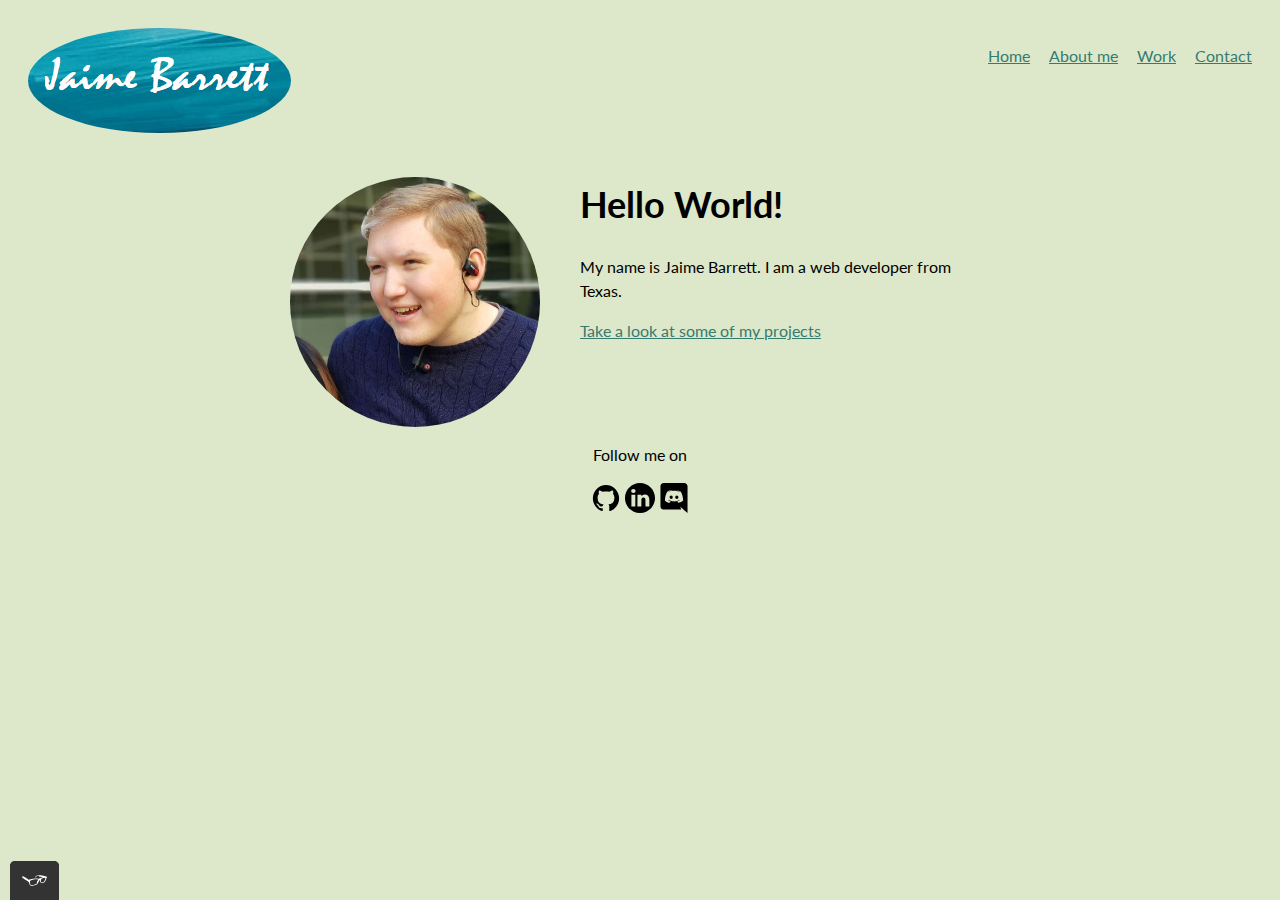
<file: index.html>
<!DOCTYPE html>
<html>

    <head>
        <meta charset="utf-8" />
        <meta name="viewport" content="width=device-width, initial-scale=1">
        <link rel="preconnect" href="https://fonts.googleapis.com">
        <link rel="preconnect" href="https://fonts.gstatic.com" crossorigin>
        <link href="https://fonts.googleapis.com/css2?family=Lato&display=swap" rel="stylesheet">
        <link rel="stylesheet" type="text/css" href="https://bundle.run/normalize.css@8.0.1" />
        <link rel="stylesheet" type="text/css" href="css/styles.production.css" />
        <link rel="icon" type="image/png" href="images/favicon.ico" sizes="32x32" />
        <title>Jaime's Portfolio Website</title>
    </head>

    <body>
        <header class="page-header">
            <img src="img\namelogo.png" alt="Jaime Barrett Logo" class="page-header__item logo"/>
            <nav class="page-header__item">
                <ul role="menubar" class="navigation-list">
                    <li role="presentation">
                        <a href="index.html" role="menuitem" class="navigation-list__item navigation-list__item--active">Home</a>
                    </li>
                    <li role="presentation">
                        <a href="about.html" role="menuitem" class="navigation-list__item">About me</a>
                    </li>
                    <li role="presentation">
                        <a href="work.html" role="menuitem" class="navigation-list__item navigation-list__item--active">Work</a>
                     </li>
                    <li role="presentation">
                        <a href="contact.html" role="menuitem" class="navigation-list__item">Contact</a>
                    </li>
                </ul>
            </nav>
        </header>

        <div class="profile">
            <img src="img\portrait.jpg" class="profile_portrait" alt="Jaime Barrett Portrait" />
            <h1>Hello World!</h1>
            <p>
                My name is Jaime Barrett. I am a <span>web</span> developer from Texas.
            </p>
            <a href="#">Take a look at some of my projects</a>
        </div>

        <footer class="page-footer">
            <p>
                Follow me on
            </p>
            <div class="social-media">
                <a href="https://github.com/JCNoxoia" target="_blank"><img src="img\github_icon.svg" width="30" height="30" alt="GitHub logo" /></a>
                <a href="https://www.linkedin.com/in/jaime-barrett-08b535238/" target="_blank"><img src="img\linkedin_icon.svg" width="30" height="30" alt="LinkedIn logo" /></a>
                <a href="https://discord.com/users/295409896403501056" target="_blank"><img src="img\discord_icon.svg" width="30" height="30" alt="Discord logo" /></a>
            </div>
        </footer>

    <script src="js/tota11y.min.js"></script>
    </body>

</html>
</file>
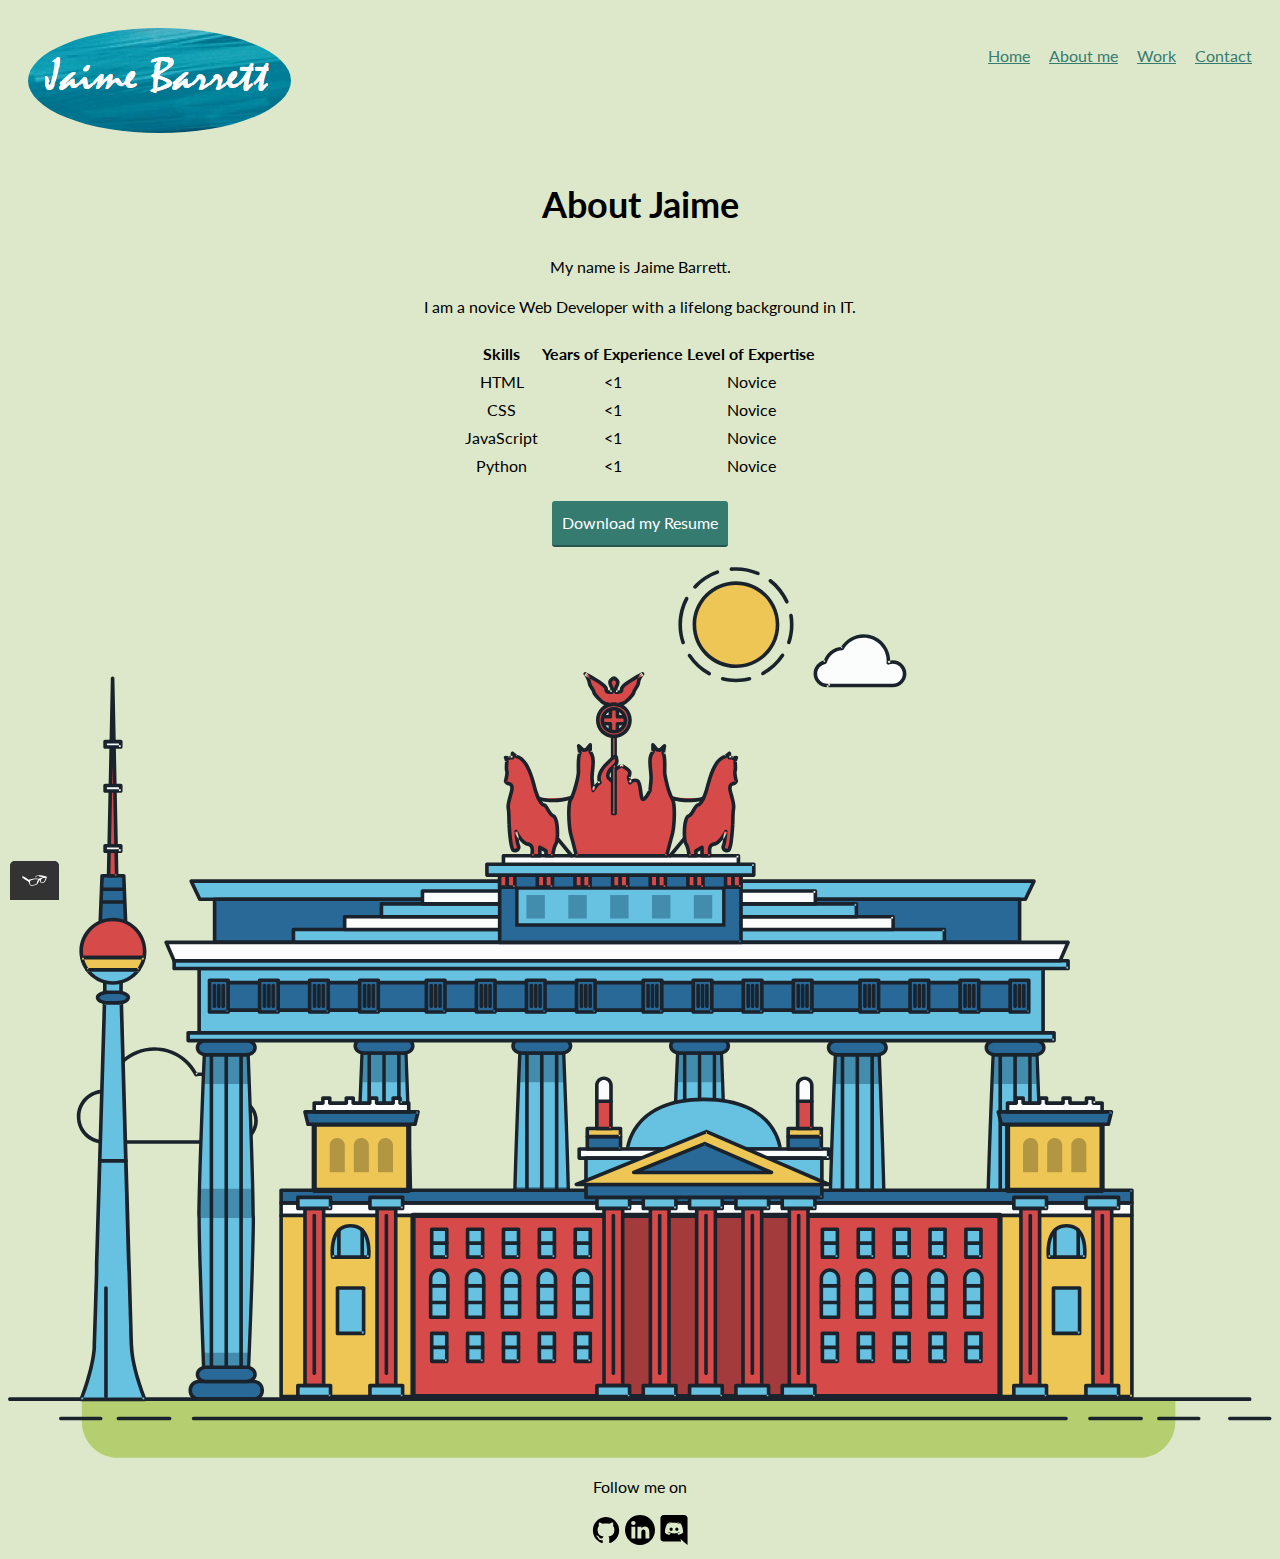
<file: about.html>
<!DOCTYPE html>
<html>

    <head>
        <meta charset="utf-8" />
        <meta name="viewport" content="width=device-width, initial-scale=1">
        <link rel="preconnect" href="https://fonts.googleapis.com">
        <link rel="preconnect" href="https://fonts.gstatic.com" crossorigin>
        <link href="https://fonts.googleapis.com/css2?family=Lato&display=swap" rel="stylesheet">
        <link rel="stylesheet" type="text/css" href="https://bundle.run/normalize.css@8.0.1" />
        <link rel="stylesheet" type="text/css" href="css/styles.production.css" />
        <link rel="icon" type="image/png" href="images/favicon.ico" sizes="32x32" />
        <title>About Jaime</title>
    </head>

    <body>
            <header class="page-header">
                <img src="img\namelogo.png" alt="Jaime Barrett Logo" class="page-header__item logo"/>
                <nav class="page-header__item">
                    <ul role="menubar" class="navigation-list">
                        <li role="presentation">
                            <a href="index.html" role="menuitem" class="navigation-list__item navigation-list__item--active">Home</a>
                        </li>
                        <li role="presentation">
                            <a href="about.html" role="menuitem" class="navigation-list__item">About me</a>
                        </li>
                        <li role="presentation">
                            <a href="work.html" role="menuitem" class="navigation-list__item navigation-list__item--active">Work</a>
                         </li>
                        <li role="presentation">
                            <a href="contact.html" role="menuitem" class="navigation-list__item">Contact</a>
                        </li>
                    </ul>
                </nav>
            </header>

        <div class="about_information">
            <h1>About Jaime</h1>
            <p>My name is Jaime Barrett.</p>
            <p>I am a novice Web Developer with a lifelong background in IT.</p>
            <table class="about_table">
                <thead>
                    <tr>
                        <th>Skills</th>
                        <th>Years of Experience</th>
                        <th>Level of Expertise</th>
                    </tr>
                </thead>
                <tbody>
                    <tr>
                        <td>HTML</td>
                        <td>&lt;1</td>
                        <td>Novice</td>
                    </tr>
                    <tr>
                        <td>CSS</td>
                        <td>&lt;1</td>
                        <td>Novice</td>
                    </tr>
                    <tr>
                        <td>JavaScript</td>
                        <td>&lt;1</td>
                        <td>Novice</td>
                    </tr>
                    <tr>
                        <td>Python</td>
                        <td>&lt;1</td>
                        <td>Novice</td>
                    </tr>
                </tbody>
            </table>
            <a href="files/resume_2023.docx" class="button">Download my Resume</a>
        </div>

        <footer class="page-footer">
            <svg id="about-picture" xmlns="http://www.w3.org/2000/svg" class="berlin-illustration" height="auto" viewBox="0 0 700 505" xmlns:xlink="http://www.w3.org/1999/xlink">
                <defs>
                    <polygon id="a" points=".06 231.917 .06 .929 688.717 .929 688.717 231.917"></polygon>
                </defs>
                <g fill="none" fill-rule="evenodd">
                  <g transform="translate(0 241)" class="cloud-front">
                  <path fill="#1A232C" d="M87.602,29 L87.602,28 C87.326,28.001 87.103,28.024 86.927,28.033 L86.979,29.031 L87.947,28.78 C85.741,20.282 78.041,14.002 68.852,14 C67.858,14 66.904,14.096 65.98,14.231 L66.125,15.22 L67.019,14.772 C62.626,6.015 53.567,0.001 43.102,0 C29.041,0.002 17.524,10.848 16.443,24.632 L17.44,24.71 L17.606,23.724 C16.803,23.589 15.969,23.5 15.102,23.5 C6.817,23.501 0.102,30.215 0.102,38.5 C0.102,46.785 6.817,53.499 15.102,53.5 L87.602,53.5 C94.644,53.499 100.351,47.792 100.352,40.75 C100.351,33.708 94.644,28.001 87.602,28 L87.602,30 C90.573,30 93.254,31.202 95.203,33.149 C97.15,35.097 98.351,37.778 98.352,40.75 C98.351,43.722 97.15,46.403 95.203,48.351 C93.254,50.298 90.573,51.5 87.602,51.5 L15.102,51.5 C11.509,51.5 8.265,50.046 5.909,47.692 C3.555,45.337 2.102,42.093 2.102,38.5 C2.102,34.907 3.555,31.663 5.909,29.308 C8.265,26.954 11.509,25.5 15.102,25.5 C15.831,25.5 16.553,25.575 17.273,25.697 C17.551,25.743 17.832,25.672 18.055,25.499 C18.277,25.325 18.414,25.07 18.436,24.789 C19.436,12.04 30.094,1.998 43.102,2 C52.786,1.999 61.163,7.564 65.231,15.669 C65.425,16.055 65.842,16.272 66.27,16.21 C67.132,16.084 67.988,16 68.852,16 C77.108,15.998 84.027,21.647 86.011,29.283 C86.13,29.741 86.557,30.054 87.031,30.03 C87.27,30.017 87.457,29.999 87.602,30 L87.602,29" transform="translate(38 36)"></path>
                    </g>
                    <path fill="#B5CE6F" d="M646.484,484.382 C646.484,489.501 644.531,494.62 640.627,498.525 C636.722,502.43 631.603,504.382 626.484,504.382 L60.873,504.382 C55.754,504.382 50.636,502.43 46.731,498.525 C42.826,494.62 40.873,489.501 40.873,484.382 L40.873,471.917 L646.484,471.917 L646.484,484.382"></path>
                    <polyline fill="#67C2E2" points="334.824 185.029 101.449 185.029 106.209 195.08 563.438 195.08 568.2 185.029 334.824 185.029"></polyline>
                    <path fill="#1A232C" d="M334.824,185.029 L334.824,184.029 L101.449,184.029 C101.104,184.029 100.788,184.203 100.604,184.494 C100.42,184.785 100.398,185.146 100.545,185.457 L105.306,195.508 C105.471,195.856 105.824,196.079 106.209,196.079 L563.438,196.079 C563.824,196.079 564.177,195.856 564.342,195.508 L569.104,185.457 C569.251,185.146 569.229,184.785 569.045,184.494 C568.861,184.203 568.544,184.029 568.2,184.029 L334.824,184.029 L334.824,186.029 L566.62,186.029 L562.806,194.08 L106.842,194.08 L103.029,186.029 L334.824,186.029 L334.824,185.029"></path>
                    <polygon fill="#296997" points="114.416 218.974 560.222 218.974 560.222 195.08 114.416 195.08"></polygon>
                    <path fill="#1A232C" d="M560.222,218.974 L560.222,217.974 L115.416,217.974 L115.416,196.079 L559.222,196.079 L559.222,218.974 L560.222,218.974 L560.222,217.974 L560.222,218.974 L561.222,218.974 L561.222,195.08 C561.222,194.816 561.115,194.559 560.929,194.372 C560.742,194.186 560.485,194.08 560.222,194.08 L114.416,194.08 C114.152,194.08 113.895,194.186 113.708,194.372 C113.522,194.559 113.416,194.816 113.416,195.08 L113.416,218.974 C113.416,219.237 113.522,219.495 113.708,219.681 C113.895,219.867 114.152,219.974 114.416,219.974 L560.222,219.974 C560.485,219.974 560.742,219.867 560.929,219.681 C561.115,219.495 561.222,219.237 561.222,218.974 L560.222,218.974"></path>
                    <polygon fill="#67C2E2" points="105.85 269.08 573.225 269.08 573.225 233.398 105.85 233.398"></polygon>
                    <path fill="#1A232C" d="M573.225,233.398 L573.225,232.398 L105.85,232.398 C105.587,232.398 105.329,232.505 105.143,232.691 C104.957,232.877 104.85,233.134 104.85,233.398 L104.85,269.08 C104.85,269.344 104.957,269.601 105.143,269.788 C105.329,269.974 105.587,270.08 105.85,270.08 L573.225,270.08 C573.488,270.08 573.745,269.974 573.932,269.788 C574.118,269.601 574.225,269.344 574.225,269.08 L574.225,233.398 C574.225,233.134 574.118,232.877 573.932,232.691 C573.745,232.505 573.488,232.398 573.225,232.398 L573.225,233.398 L572.225,233.398 L572.225,268.08 L106.85,268.08 L106.85,234.398 L573.225,234.398 L573.225,233.398 L572.225,233.398 L573.225,233.398"></path>
                    <polygon fill="#296997" points="116.751 256.508 562.557 256.508 562.557 241.243 116.751 241.243"></polygon>
                    <path fill="#1A232C" d="M562.557,256.508 L562.557,255.508 L117.75,255.508 L117.75,242.243 L561.557,242.243 L561.557,256.508 L562.557,256.508 L562.557,255.508 L562.557,256.508 L563.557,256.508 L563.557,241.243 C563.557,240.979 563.45,240.722 563.264,240.535 C563.078,240.349 562.82,240.243 562.557,240.243 L116.75,240.243 C116.487,240.243 116.23,240.349 116.043,240.535 C115.857,240.722 115.751,240.979 115.751,241.243 L115.751,256.508 C115.751,256.771 115.857,257.029 116.043,257.215 C116.23,257.401 116.487,257.508 116.751,257.508 L562.557,257.508 C562.82,257.508 563.077,257.401 563.264,257.215 C563.45,257.029 563.557,256.771 563.557,256.508 L562.557,256.508"></path>
                    <polygon fill="#67C2E2" points="158.07 218.974 518.563 218.974 518.563 211.858 158.07 211.858"></polygon>
                    <path fill="#1A232C" d="M518.563,211.858 L518.563,210.858 L158.07,210.858 C157.807,210.858 157.549,210.964 157.363,211.151 C157.177,211.337 157.07,211.594 157.07,211.858 L157.07,218.974 C157.07,219.237 157.177,219.495 157.363,219.681 C157.549,219.867 157.807,219.974 158.07,219.974 L518.563,219.974 C518.826,219.974 519.083,219.867 519.27,219.681 C519.456,219.495 519.562,219.237 519.562,218.974 L519.562,211.858 C519.562,211.594 519.456,211.337 519.27,211.151 C519.083,210.964 518.826,210.858 518.563,210.858 L518.563,211.858 L517.563,211.858 L517.563,217.974 L159.07,217.974 L159.07,212.858 L518.563,212.858 L518.563,211.858 L517.563,211.858 L518.563,211.858"></path>
                    <polygon fill="#FBFDFC" points="186.438 211.858 490.194 211.858 490.194 204.741 186.438 204.741"></polygon>
                    <path fill="#1A232C" d="M490.194,204.741 L490.194,203.741 L186.438,203.741 C186.175,203.741 185.917,203.848 185.731,204.034 C185.545,204.221 185.438,204.478 185.438,204.741 L185.438,211.858 C185.438,212.121 185.545,212.379 185.731,212.565 C185.917,212.751 186.175,212.858 186.438,212.858 L490.194,212.858 C490.458,212.858 490.715,212.751 490.902,212.565 C491.088,212.379 491.194,212.121 491.194,211.858 L491.194,204.741 C491.194,204.478 491.088,204.221 490.902,204.034 C490.715,203.848 490.458,203.741 490.194,203.741 L490.194,204.741 L489.194,204.741 L489.194,210.858 L187.438,210.858 L187.438,205.741 L490.194,205.741 L490.194,204.741 L489.194,204.741 L490.194,204.741"></path>
                    <polygon fill="#67C2E2" points="206.805 204.741 469.828 204.741 469.828 197.624 206.805 197.624"></polygon>
                    <path fill="#1A232C" d="M469.828,197.624 L469.828,196.624 L206.805,196.624 C206.541,196.624 206.284,196.731 206.098,196.917 C205.911,197.103 205.805,197.361 205.805,197.624 L205.805,204.741 C205.805,205.005 205.911,205.262 206.098,205.449 C206.284,205.635 206.541,205.741 206.805,205.741 L469.828,205.741 C470.091,205.741 470.349,205.635 470.535,205.449 C470.722,205.262 470.828,205.005 470.828,204.741 L470.828,197.624 C470.828,197.361 470.722,197.103 470.535,196.917 C470.349,196.731 470.091,196.624 469.828,196.624 L469.828,197.624 L468.828,197.624 L468.828,203.741 L207.805,203.741 L207.805,198.624 L469.828,198.624 L469.828,197.624 L468.828,197.624 L469.828,197.624"></path>
                    <polygon fill="#FBFDFC" points="229.521 197.624 447.111 197.624 447.111 190.509 229.521 190.509"></polygon>
                    <path fill="#1A232C" d="M447.111,190.509 L447.111,189.509 L229.521,189.509 C229.258,189.509 229,189.616 228.814,189.802 C228.628,189.988 228.521,190.246 228.521,190.509 L228.521,197.624 C228.521,197.888 228.628,198.145 228.814,198.332 C229,198.518 229.258,198.624 229.521,198.624 L447.111,198.624 C447.375,198.624 447.632,198.518 447.818,198.332 C448.005,198.145 448.111,197.888 448.111,197.624 L448.111,190.509 C448.111,190.246 448.005,189.988 447.818,189.802 C447.632,189.616 447.375,189.509 447.111,189.509 L447.111,190.509 L446.111,190.509 L446.111,196.624 L230.521,196.624 L230.521,191.509 L447.111,191.509 L447.111,190.509 L446.111,190.509 L447.111,190.509"></path>
                    <path fill="#67C2E2" d="M135.607,355.447 C135.163,337.766 134.264,313.326 133.648,297.387 C133.274,287.721 133.004,281.18 133.004,281.18 L108.722,281.18 C108.722,281.18 108.452,287.721 108.079,297.387 C107.462,313.326 106.563,337.766 106.119,355.447 C105.953,362.059 105.85,367.732 105.85,371.653 L105.85,371.654 C105.85,386.117 107.243,424.332 108.089,446.189 C108.457,455.706 108.722,462.126 108.722,462.126 L133.004,462.126 C133.004,462.126 133.269,455.706 133.637,446.189 C134.482,424.332 135.876,386.117 135.876,371.654 L135.876,371.653 C135.876,367.732 135.773,362.059 135.607,355.447"></path>
                    <path fill="#428DAE" d="M133.648 297.387L108.079 297.387C108.452 287.721 108.722 281.18 108.722 281.18L133.004 281.18C133.004 281.18 133.274 287.721 133.648 297.387M135.876 371.654L105.85 371.654 105.85 371.653C105.85 367.732 105.953 362.059 106.119 355.447L135.607 355.447C135.773 362.059 135.876 367.732 135.876 371.653L135.876 371.654M133.004 462.126L108.722 462.126C108.722 462.126 108.457 455.706 108.089 446.189L133.637 446.189C133.269 455.706 133.004 462.126 133.004 462.126"></path>
                    <path fill="#1A232C" d="M109.612,461.199 L132.114,461.199 C132.447,453.007 134.949,390.886 134.949,371.653 C134.949,352.42 132.447,290.299 132.114,282.108 L109.612,282.108 C109.279,290.299 106.778,352.42 106.778,371.653 C106.778,390.886 109.279,453.007 109.612,461.199 Z M133.895,463.054 L107.832,463.054 L107.794,462.164 C107.766,461.466 104.922,392.193 104.922,371.653 C104.922,351.114 107.766,281.839 107.794,281.142 L107.832,280.252 L133.895,280.252 L133.931,281.142 C133.96,281.839 136.804,351.114 136.804,371.653 C136.804,392.193 133.96,461.466 133.931,462.164 L133.895,463.054 L133.895,463.054 Z"></path>
                    <path fill="#1A232C" d="M111.638 281.18L111.638 462.126C111.638 462.679 112.086 463.126 112.638 463.126 113.19 463.126 113.638 462.679 113.638 462.126L113.638 281.18C113.638 280.628 113.19 280.18 112.638 280.18 112.086 280.18 111.638 280.628 111.638 281.18M119.863 281.18L119.863 462.126C119.863 462.679 120.311 463.126 120.863 463.126 121.416 463.126 121.863 462.679 121.863 462.126L121.863 281.18C121.863 280.628 121.416 280.18 120.863 280.18 120.311 280.18 119.863 280.628 119.863 281.18M128.088 281.18L128.088 462.126C128.088 462.679 128.536 463.126 129.088 463.126 129.64 463.126 130.088 462.679 130.088 462.126L130.088 281.18C130.088 280.628 129.64 280.18 129.088 280.18 128.536 280.18 128.088 280.628 128.088 281.18"></path>
                    <path fill="#296997" d="M136.79,277.265 C136.79,279.418 134.675,281.18 132.09,281.18 L109.636,281.18 C107.051,281.18 104.936,279.418 104.936,277.265 C104.936,275.111 107.051,273.349 109.636,273.349 L132.09,273.349 C134.675,273.349 136.79,275.111 136.79,277.265"></path>
                    <path fill="#1A232C" d="M136.79,277.265 L135.79,277.265 C135.789,278.005 135.433,278.704 134.769,279.262 C134.109,279.814 133.155,280.181 132.09,280.18 L109.636,280.18 C108.571,280.181 107.617,279.814 106.956,279.262 C106.293,278.704 105.936,278.005 105.936,277.265 C105.936,276.524 106.293,275.825 106.957,275.267 C107.617,274.715 108.571,274.348 109.636,274.349 L132.09,274.349 C133.155,274.348 134.109,274.716 134.769,275.267 C135.433,275.825 135.789,276.524 135.79,277.265 L137.79,277.265 C137.791,275.851 137.09,274.593 136.049,273.731 C135.006,272.863 133.61,272.35 132.09,272.349 L109.636,272.349 C108.116,272.35 106.72,272.863 105.676,273.731 C104.636,274.593 103.935,275.851 103.936,277.265 C103.935,278.678 104.636,279.937 105.677,280.798 C106.72,281.666 108.116,282.179 109.636,282.18 L132.09,282.18 C133.61,282.179 135.006,281.666 136.049,280.798 C137.09,279.937 137.791,278.678 137.79,277.265 L136.79,277.265"></path>
                    <path fill="#296997" d="M140.775,467.217 C140.775,469.803 138.661,471.917 136.076,471.917 L105.65,471.917 C103.065,471.917 100.951,469.803 100.951,467.217 L100.951,466.825 C100.951,464.241 103.065,462.126 105.65,462.126 L136.076,462.126 C138.661,462.126 140.775,464.241 140.775,466.825 L140.775,467.217"></path>
                    <path fill="#1A232C" d="M140.775,467.217 L139.775,467.217 C139.775,468.235 139.361,469.155 138.688,469.83 C138.013,470.503 137.093,470.917 136.076,470.917 L105.65,470.917 C104.633,470.917 103.713,470.504 103.038,469.83 C102.365,469.155 101.951,468.235 101.951,467.217 L101.951,466.825 C101.951,465.808 102.365,464.889 103.038,464.214 C103.713,463.54 104.633,463.127 105.65,463.126 L136.076,463.126 C137.093,463.127 138.013,463.54 138.688,464.214 C139.362,464.889 139.775,465.808 139.775,466.825 L139.775,467.217 L141.775,467.217 L141.775,466.825 C141.772,463.684 139.217,461.13 136.076,461.126 L105.65,461.126 C102.509,461.13 99.955,463.684 99.951,466.825 L99.951,467.217 C99.954,470.36 102.509,472.914 105.65,472.917 L136.076,472.917 C139.217,472.914 141.772,470.36 141.775,467.217 L140.775,467.217"></path>
                    <path fill="#296997" d="M136.79,458.208 C136.79,460.363 134.675,462.126 132.09,462.126 L109.636,462.126 C107.051,462.126 104.936,460.363 104.936,458.208 C104.936,456.057 107.051,454.292 109.636,454.292 L132.09,454.292 C134.675,454.292 136.79,456.057 136.79,458.208"></path>
                    <path fill="#1A232C" d="M136.79,458.208 L135.79,458.208 C135.789,458.949 135.432,459.649 134.769,460.207 C134.108,460.76 133.154,461.128 132.09,461.126 L109.636,461.126 C108.572,461.128 107.617,460.76 106.957,460.207 C106.293,459.649 105.936,458.949 105.936,458.208 C105.936,457.47 106.293,456.77 106.957,456.212 C107.617,455.659 108.572,455.291 109.636,455.292 L132.09,455.292 C133.154,455.291 134.108,455.659 134.769,456.212 C135.433,456.77 135.789,457.47 135.79,458.208 L137.79,458.208 C137.791,456.796 137.09,455.538 136.05,454.675 C135.006,453.808 133.61,453.294 132.09,453.292 L109.636,453.292 C108.115,453.294 106.719,453.808 105.676,454.675 C104.636,455.538 103.935,456.796 103.936,458.208 C103.935,459.622 104.636,460.881 105.676,461.743 C106.72,462.611 108.116,463.125 109.636,463.126 L132.09,463.126 C133.61,463.125 135.006,462.611 136.05,461.743 C137.09,460.881 137.791,459.622 137.79,458.208 L136.79,458.208"></path>
                    <path fill="#67C2E2" d="M572.471,355.447 C572.025,337.766 571.126,313.326 570.51,297.387 C570.137,287.721 569.867,281.18 569.867,281.18 L545.585,281.18 C545.585,281.18 545.315,287.721 544.942,297.387 C544.326,313.326 543.427,337.766 542.981,355.447 C542.815,362.059 542.713,367.732 542.713,371.653 L542.713,371.654 C542.713,386.117 544.107,424.332 544.952,446.189 C545.32,455.706 545.585,462.126 545.585,462.126 L569.867,462.126 C569.867,462.126 570.132,455.706 570.499,446.189 C571.346,424.332 572.739,386.117 572.739,371.654 L572.739,371.653 C572.739,367.732 572.637,362.059 572.471,355.447"></path>
                    <path fill="#428DAE" d="M569.582 297.387L566.951 297.387 566.951 282.108 568.977 282.108C569.063 284.206 569.29 289.841 569.582 297.387M564.951 297.387L545.871 297.387C546.162 289.841 546.39 284.206 546.476 282.108L564.951 282.108 564.951 297.387M571.8 369.187L566.951 369.187 566.951 356.265 571.562 356.265C571.685 361.272 571.771 365.701 571.8 369.187M564.951 369.187L543.653 369.187C543.684 365.512 543.777 360.79 543.912 355.447L553.551 355.447 553.551 356.265 564.951 356.265 564.951 369.187"></path>
                    <path fill="#1A232C" d="M546.476,461.199 L568.977,461.199 C569.31,453.007 571.812,390.886 571.812,371.653 C571.812,352.42 569.31,290.299 568.977,282.108 L546.476,282.108 C546.142,290.299 543.642,352.42 543.642,371.653 C543.642,390.886 546.142,453.007 546.476,461.199 M570.758,463.054 L544.694,463.054 L544.658,462.164 C544.629,461.466 541.785,392.193 541.785,371.653 C541.785,351.114 544.629,281.839 544.658,281.142 L544.694,280.252 L570.758,280.252 L570.795,281.142 C570.823,281.839 573.667,351.114 573.667,371.653 C573.667,392.193 570.823,461.466 570.795,462.164 L570.758,463.054"></path>
                    <path fill="#1A232C" d="M548.501 281.18L548.501 462.126C548.501 462.679 548.949 463.126 549.501 463.126 550.053 463.126 550.501 462.679 550.501 462.126L550.501 281.18C550.501 280.628 550.053 280.18 549.501 280.18 548.949 280.18 548.501 280.628 548.501 281.18M556.727 281.18L556.727 462.126C556.727 462.679 557.174 463.126 557.727 463.126 558.279 463.126 558.727 462.679 558.727 462.126L558.727 281.18C558.727 280.628 558.279 280.18 557.727 280.18 557.174 280.18 556.727 280.628 556.727 281.18M564.951 281.18L564.951 462.126C564.951 462.679 565.399 463.126 565.951 463.126 566.503 463.126 566.951 462.679 566.951 462.126L566.951 281.18C566.951 280.628 566.503 280.18 565.951 280.18 565.399 280.18 564.951 280.628 564.951 281.18"></path>
                    <path fill="#296997" d="M573.653,277.265 C573.653,279.418 571.537,281.18 568.953,281.18 L546.499,281.18 C543.915,281.18 541.799,279.418 541.799,277.265 C541.799,275.111 543.915,273.349 546.499,273.349 L568.953,273.349 C571.537,273.349 573.653,275.111 573.653,277.265"></path>
                    <path fill="#1A232C" d="M573.653,277.265 L572.653,277.265 C572.653,278.005 572.296,278.704 571.632,279.262 C570.972,279.814 570.017,280.181 568.953,280.18 L546.499,280.18 C545.435,280.181 544.48,279.814 543.82,279.262 C543.156,278.704 542.8,278.005 542.799,277.265 C542.8,276.525 543.156,275.825 543.82,275.267 C544.481,274.715 545.435,274.348 546.499,274.349 L568.953,274.349 C570.017,274.348 570.972,274.715 571.632,275.267 C572.296,275.825 572.653,276.525 572.653,277.265 L574.653,277.265 C574.654,275.851 573.953,274.593 572.912,273.731 C571.869,272.863 570.473,272.35 568.953,272.349 L546.499,272.349 C544.979,272.35 543.583,272.863 542.54,273.731 C541.499,274.593 540.798,275.851 540.799,277.265 C540.798,278.679 541.499,279.937 542.54,280.798 C543.583,281.666 544.979,282.179 546.499,282.18 L568.953,282.18 C570.473,282.179 571.869,281.666 572.912,280.798 C573.953,279.937 574.654,278.679 574.653,277.265 L573.653,277.265"></path>
                    <path fill="#296997" d="M577.639,467.217 C577.639,469.803 575.524,471.917 572.938,471.917 L542.514,471.917 C539.929,471.917 537.813,469.803 537.813,467.217 L537.813,466.825 C537.813,464.241 539.929,462.126 542.514,462.126 L572.938,462.126 C575.524,462.126 577.639,464.241 577.639,466.825 L577.639,467.217"></path>
                    <path fill="#1A232C" d="M577.639,467.217 L576.639,467.217 C576.638,468.235 576.225,469.155 575.551,469.83 C574.876,470.503 573.956,470.917 572.938,470.917 L542.514,470.917 C541.497,470.917 540.576,470.503 539.901,469.83 C539.227,469.155 538.814,468.234 538.813,467.217 L538.813,466.825 C538.814,465.808 539.227,464.889 539.901,464.214 C540.576,463.54 541.497,463.127 542.514,463.126 L572.938,463.126 C573.956,463.127 574.876,463.54 575.551,464.214 C576.225,464.888 576.638,465.808 576.639,466.825 L576.639,467.217 L578.639,467.217 L578.639,466.825 C578.635,463.684 576.081,461.13 572.938,461.126 L542.514,461.126 C539.372,461.13 536.817,463.684 536.813,466.825 L536.813,467.217 C536.817,470.36 539.372,472.914 542.514,472.917 L572.938,472.917 C576.081,472.914 578.635,470.359 578.639,467.217 L577.639,467.217"></path>
                    <path fill="#296997" d="M573.653,458.208 C573.653,460.363 571.537,462.126 568.953,462.126 L546.499,462.126 C543.915,462.126 541.799,460.363 541.799,458.208 C541.799,456.057 543.915,454.292 546.499,454.292 L568.953,454.292 C571.537,454.292 573.653,456.057 573.653,458.208"></path>
                    <path fill="#1A232C" d="M573.653,458.208 L572.653,458.208 C572.653,458.949 572.296,459.649 571.632,460.207 C570.971,460.76 570.017,461.128 568.953,461.126 L546.499,461.126 C545.435,461.128 544.481,460.76 543.82,460.207 C543.157,459.649 542.799,458.949 542.799,458.208 C542.799,457.47 543.156,456.77 543.82,456.212 C544.481,455.659 545.435,455.291 546.499,455.292 L568.953,455.292 C570.017,455.291 570.971,455.659 571.632,456.212 C572.296,456.77 572.653,457.47 572.653,458.208 L574.653,458.208 C574.654,456.796 573.953,455.538 572.912,454.675 C571.869,453.808 570.473,453.294 568.953,453.292 L546.499,453.292 C544.979,453.294 543.583,453.808 542.54,454.675 C541.499,455.538 540.798,456.796 540.799,458.208 C540.798,459.622 541.499,460.881 542.54,461.743 C543.583,462.611 544.979,463.125 546.499,463.126 L568.953,463.126 C570.473,463.125 571.869,462.611 572.912,461.743 C573.953,460.881 574.654,459.622 574.653,458.208 L573.653,458.208"></path>
                    <path fill="#67C2E2" d="M485.098,355.447 C484.654,337.766 483.753,313.326 483.137,297.387 C482.764,287.721 482.494,281.18 482.494,281.18 L458.213,281.18 C458.213,281.18 457.942,287.721 457.569,297.387 C456.953,313.326 456.055,337.766 455.608,355.447 C455.443,362.059 455.34,367.732 455.34,371.653 L455.34,371.654 C455.34,386.117 456.733,424.332 457.58,446.189 C457.948,455.706 458.213,462.126 458.213,462.126 L482.494,462.126 C482.494,462.126 482.759,455.706 483.126,446.189 C483.973,424.332 485.366,386.117 485.366,371.654 L485.366,371.653 C485.366,367.732 485.265,362.059 485.098,355.447"></path>
                    <path fill="#428DAE" d="M483.137 297.387L457.569 297.387C457.942 287.721 458.213 281.18 458.213 281.18L482.494 281.18C482.494 281.18 482.764 287.721 483.137 297.387M485.355 369.187L455.351 369.187C455.382 365.502 455.475 360.78 455.608 355.447L485.098 355.447C485.232 360.78 485.325 365.502 485.355 369.187"></path>
                    <path fill="#1A232C" d="M459.103,461.199 L481.605,461.199 C481.938,453.007 484.439,390.886 484.439,371.653 C484.439,352.42 481.938,290.299 481.605,282.108 L459.103,282.108 C458.769,290.299 456.268,352.42 456.268,371.653 C456.268,390.886 458.769,453.007 459.103,461.199 Z M483.386,463.054 L457.321,463.054 L457.285,462.164 C457.256,461.466 454.412,392.193 454.412,371.653 C454.412,351.114 457.256,281.839 457.285,281.142 L457.321,280.252 L483.386,280.252 L483.422,281.142 C483.45,281.839 486.294,351.114 486.294,371.653 C486.294,392.193 483.45,461.466 483.422,462.164 L483.386,463.054 L483.386,463.054 Z"></path>
                    <path fill="#1A232C" d="M461.128 281.18L461.128 462.126C461.128 462.679 461.576 463.126 462.128 463.126 462.68 463.126 463.128 462.679 463.128 462.126L463.128 281.18C463.128 280.628 462.68 280.18 462.128 280.18 461.576 280.18 461.128 280.628 461.128 281.18M469.354 281.18L469.354 462.126C469.354 462.679 469.801 463.126 470.354 463.126 470.906 463.126 471.354 462.679 471.354 462.126L471.354 281.18C471.354 280.628 470.906 280.18 470.354 280.18 469.801 280.18 469.354 280.628 469.354 281.18M477.578 281.18L477.578 462.126C477.578 462.679 478.026 463.126 478.578 463.126 479.13 463.126 479.578 462.679 479.578 462.126L479.578 281.18C479.578 280.628 479.13 280.18 478.578 280.18 478.026 280.18 477.578 280.628 477.578 281.18"></path>
                    <path fill="#296997" d="M486.281,277.265 C486.281,279.418 484.164,281.18 481.58,281.18 L459.126,281.18 C456.542,281.18 454.426,279.418 454.426,277.265 C454.426,275.111 456.542,273.349 459.126,273.349 L481.58,273.349 C484.164,273.349 486.281,275.111 486.281,277.265"></path>
                    <path fill="#1A232C" d="M486.281,277.265 L485.281,277.265 C485.281,278.005 484.924,278.704 484.26,279.262 C483.599,279.814 482.644,280.181 481.58,280.18 L459.126,280.18 C458.062,280.181 457.107,279.814 456.447,279.262 C455.783,278.704 455.427,278.005 455.426,277.265 C455.427,276.525 455.783,275.825 456.447,275.267 C457.108,274.715 458.062,274.348 459.126,274.349 L481.58,274.349 C482.644,274.348 483.599,274.716 484.26,275.268 C484.924,275.825 485.281,276.525 485.281,277.265 L487.281,277.265 C487.282,275.851 486.58,274.593 485.54,273.731 C484.496,272.863 483.1,272.35 481.58,272.349 L459.126,272.349 C457.606,272.35 456.21,272.863 455.167,273.731 C454.126,274.593 453.425,275.851 453.426,277.265 C453.425,278.679 454.126,279.937 455.167,280.798 C456.21,281.666 457.606,282.179 459.126,282.18 L481.58,282.18 C483.1,282.179 484.496,281.666 485.54,280.799 C486.58,279.937 487.282,278.679 487.281,277.265 L486.281,277.265"></path>
                    <path fill="#296997" d="M490.266,467.217 C490.266,469.803 488.151,471.917 485.565,471.917 L455.141,471.917 C452.556,471.917 450.44,469.803 450.44,467.217 L450.44,466.825 C450.44,464.241 452.556,462.126 455.141,462.126 L485.565,462.126 C488.151,462.126 490.266,464.241 490.266,466.825 L490.266,467.217"></path>
                    <path fill="#1A232C" d="M490.266,467.217 L489.266,467.217 C489.265,468.235 488.852,469.155 488.178,469.83 C487.503,470.503 486.583,470.917 485.565,470.917 L455.141,470.917 C454.124,470.917 453.203,470.503 452.528,469.83 C451.854,469.155 451.441,468.234 451.44,467.217 L451.44,466.825 C451.441,465.808 451.854,464.889 452.528,464.214 C453.203,463.54 454.124,463.127 455.141,463.126 L485.565,463.126 C486.583,463.127 487.503,463.54 488.178,464.214 C488.852,464.888 489.265,465.808 489.266,466.825 L489.266,467.217 L491.266,467.217 L491.266,466.825 C491.262,463.684 488.708,461.13 485.565,461.126 L455.141,461.126 C451.999,461.13 449.444,463.684 449.44,466.825 L449.44,467.217 C449.444,470.36 451.999,472.914 455.141,472.917 L485.565,472.917 C488.708,472.914 491.262,470.359 491.266,467.217 L490.266,467.217"></path>
                    <path fill="#296997" d="M486.281,458.208 C486.281,460.363 484.164,462.126 481.58,462.126 L459.126,462.126 C456.542,462.126 454.426,460.363 454.426,458.208 C454.426,456.057 456.542,454.292 459.126,454.292 L481.58,454.292 C484.164,454.292 486.281,456.057 486.281,458.208"></path>
                    <path fill="#1A232C" d="M486.281,458.208 L485.281,458.208 C485.281,458.949 484.923,459.649 484.26,460.207 C483.599,460.76 482.644,461.128 481.58,461.126 L459.126,461.126 C458.062,461.128 457.108,460.76 456.447,460.207 C455.784,459.649 455.427,458.949 455.426,458.208 C455.426,457.47 455.783,456.77 456.447,456.212 C457.108,455.659 458.062,455.291 459.126,455.292 L481.58,455.292 C482.644,455.291 483.598,455.659 484.26,456.212 C484.924,456.77 485.281,457.47 485.281,458.208 L487.281,458.208 C487.282,456.795 486.58,455.538 485.54,454.675 C484.496,453.808 483.1,453.294 481.58,453.292 L459.126,453.292 C457.606,453.294 456.21,453.808 455.167,454.675 C454.126,455.538 453.425,456.796 453.426,458.208 C453.425,459.622 454.126,460.881 455.167,461.743 C456.21,462.611 457.606,463.125 459.126,463.126 L481.58,463.126 C483.1,463.125 484.496,462.611 485.54,461.743 C486.581,460.881 487.282,459.622 487.281,458.208 L486.281,458.208"></path>
                    <path fill="#67C2E2" d="M397.726,354.466 C397.28,336.787 396.381,312.346 395.765,296.407 C395.392,286.742 395.122,280.2 395.122,280.2 L370.84,280.2 C370.84,280.2 370.57,286.742 370.197,296.407 C369.581,312.346 368.682,336.787 368.236,354.466 C368.07,361.078 367.968,366.751 367.968,370.672 L367.968,370.673 C367.968,385.136 369.361,423.352 370.207,445.208 C370.575,454.726 370.84,461.146 370.84,461.146 L395.122,461.146 C395.122,461.146 395.386,454.726 395.754,445.208 C396.601,423.352 397.994,385.136 397.994,370.673 L397.994,370.672 C397.994,366.751 397.892,361.078 397.726,354.466"></path>
                    <path fill="#428DAE" d="M394.837 296.407L392.206 296.407 392.206 281.127 394.233 281.127C394.318 283.225 394.545 288.861 394.837 296.407L394.837 296.407zM383.981 296.407L390.206 296.407 390.206 281.127 383.981 281.127 383.981 296.407zM375.756 296.407L381.98 296.407 381.98 281.127 375.756 281.127 375.756 296.407zM373.756 296.407L371.126 296.407C371.417 288.861 371.645 283.225 371.73 281.127L373.756 281.127 373.756 296.407 373.756 296.407zM397.062 369.187L392.206 369.187 392.206 354.466 396.796 354.466C396.943 360.298 397.041 365.389 397.062 369.187L397.062 369.187zM383.981 369.187L390.206 369.187 390.206 354.466 383.981 354.466 383.981 369.187zM375.756 369.187L381.98 369.187 381.98 354.466 375.756 354.466 375.756 369.187zM373.756 369.187L368.9 369.187C368.921 365.389 369.019 360.298 369.166 354.466L373.756 354.466 373.756 369.187 373.756 369.187z"></path>
                    <path fill="#1A232C" d="M371.73,460.218 L394.233,460.218 C394.565,452.027 397.066,389.906 397.066,370.672 C397.066,351.44 394.565,289.319 394.233,281.127 L371.73,281.127 C371.397,289.319 368.895,351.44 368.895,370.672 C368.895,389.906 371.397,452.027 371.73,460.218 M396.013,462.074 L369.949,462.074 L369.912,461.184 C369.884,460.486 367.04,391.212 367.04,370.672 C367.04,350.133 369.884,280.859 369.912,280.162 L369.949,279.272 L396.013,279.272 L396.05,280.162 C396.078,280.859 398.922,350.133 398.922,370.672 C398.922,391.212 396.078,460.486 396.05,461.184 L396.013,462.074"></path>
                    <path fill="#1A232C" d="M373.756 280.2L373.756 461.146C373.756 461.698 374.203 462.146 374.756 462.146 375.308 462.146 375.756 461.698 375.756 461.146L375.756 280.2C375.756 279.647 375.308 279.2 374.756 279.2 374.203 279.2 373.756 279.647 373.756 280.2M381.98 280.2L381.98 461.146C381.98 461.698 382.428 462.146 382.98 462.146 383.533 462.146 383.981 461.698 383.981 461.146L383.981 280.2C383.981 279.647 383.533 279.2 382.98 279.2 382.428 279.2 381.98 279.647 381.98 280.2M390.206 280.2L390.206 461.146C390.206 461.698 390.654 462.146 391.206 462.146 391.758 462.146 392.206 461.698 392.206 461.146L392.206 280.2C392.206 279.647 391.758 279.2 391.206 279.2 390.654 279.2 390.206 279.647 390.206 280.2"></path>
                    <path fill="#296997" d="M398.908,276.285 C398.908,278.439 396.792,280.2 394.208,280.2 L371.754,280.2 C369.17,280.2 367.053,278.439 367.053,276.285 C367.053,274.13 369.17,272.369 371.754,272.369 L394.208,272.369 C396.792,272.369 398.908,274.13 398.908,276.285"></path>
                    <path fill="#1A232C" d="M398.908,276.285 L397.908,276.285 C397.907,277.025 397.551,277.724 396.887,278.281 C396.227,278.833 395.272,279.201 394.208,279.2 L371.754,279.2 C370.69,279.201 369.735,278.833 369.074,278.281 C368.41,277.724 368.053,277.025 368.053,276.285 C368.053,275.544 368.41,274.845 369.074,274.287 C369.735,273.735 370.69,273.367 371.754,273.369 L394.208,273.369 C395.272,273.367 396.227,273.735 396.887,274.287 C397.551,274.844 397.907,275.544 397.908,276.285 L399.908,276.285 C399.909,274.871 399.208,273.612 398.167,272.75 C397.124,271.883 395.728,271.37 394.208,271.369 L371.754,271.369 C370.234,271.37 368.838,271.883 367.794,272.75 C366.754,273.612 366.052,274.871 366.053,276.285 C366.052,277.699 366.754,278.957 367.795,279.818 C368.838,280.686 370.234,281.198 371.754,281.2 L394.208,281.2 C395.728,281.198 397.123,280.686 398.167,279.818 C399.208,278.957 399.909,277.698 399.908,276.285 L398.908,276.285"></path>
                    <path fill="#296997" d="M402.894,466.237 C402.894,468.823 400.779,470.937 398.193,470.937 L367.768,470.937 C365.183,470.937 363.068,468.823 363.068,466.237 L363.068,465.844 C363.068,463.26 365.183,461.146 367.768,461.146 L398.193,461.146 C400.779,461.146 402.894,463.26 402.894,465.844 L402.894,466.237"></path>
                    <path fill="#1A232C" d="M402.894,466.237 L401.894,466.237 C401.893,467.254 401.48,468.174 400.806,468.849 C400.131,469.523 399.211,469.937 398.193,469.937 L367.768,469.937 C366.751,469.937 365.831,469.523 365.156,468.849 C364.482,468.174 364.069,467.254 364.068,466.237 L364.068,465.844 C364.069,464.828 364.482,463.908 365.156,463.233 C365.831,462.56 366.751,462.146 367.768,462.146 L398.193,462.146 C399.211,462.146 400.131,462.56 400.806,463.233 C401.48,463.908 401.893,464.828 401.894,465.844 L401.894,466.237 L403.894,466.237 L403.894,465.844 C403.89,462.703 401.336,460.15 398.193,460.146 L367.768,460.146 C364.626,460.15 362.072,462.703 362.068,465.844 L362.068,466.237 C362.072,469.379 364.626,471.933 367.768,471.937 L398.193,471.937 C401.336,471.933 403.89,469.379 403.894,466.237 L402.894,466.237"></path>
                    <path fill="#296997" d="M398.908,457.228 C398.908,459.382 396.792,461.146 394.208,461.146 L371.754,461.146 C369.17,461.146 367.053,459.382 367.053,457.228 C367.053,455.077 369.17,453.312 371.754,453.312 L394.208,453.312 C396.792,453.312 398.908,455.077 398.908,457.228"></path>
                    <path fill="#1A232C" d="M398.908,457.228 L397.908,457.228 C397.908,457.968 397.55,458.669 396.887,459.226 C396.226,459.779 395.272,460.147 394.208,460.146 L371.754,460.146 C370.69,460.147 369.736,459.779 369.074,459.226 C368.411,458.668 368.053,457.968 368.053,457.228 C368.053,456.489 368.41,455.789 369.074,455.231 C369.736,454.679 370.69,454.311 371.754,454.312 L394.208,454.312 C395.272,454.311 396.226,454.679 396.887,455.231 C397.551,455.789 397.908,456.489 397.908,457.228 L399.908,457.228 C399.909,455.815 399.208,454.557 398.167,453.695 C397.124,452.827 395.728,452.313 394.208,452.312 L371.754,452.312 C370.234,452.313 368.838,452.827 367.794,453.695 C366.754,454.557 366.052,455.815 366.053,457.228 C366.052,458.642 366.753,459.901 367.794,460.763 C368.838,461.631 370.234,462.145 371.754,462.146 L394.208,462.146 C395.728,462.145 397.124,461.631 398.167,460.763 C399.208,459.9 399.909,458.642 399.908,457.228 L398.908,457.228"></path>
                    <path fill="#67C2E2" d="M310.353,354.466 C309.908,336.787 309.009,312.346 308.393,296.407 C308.019,286.742 307.75,280.2 307.75,280.2 L283.467,280.2 C283.467,280.2 283.198,286.742 282.824,296.407 C282.208,312.346 281.309,336.787 280.864,354.466 C280.698,361.078 280.596,366.751 280.596,370.672 L280.596,370.673 C280.596,385.136 281.989,423.352 282.834,445.208 C283.202,454.726 283.467,461.146 283.467,461.146 L307.75,461.146 C307.75,461.146 308.014,454.726 308.382,445.208 C309.228,423.352 310.622,385.136 310.622,370.673 L310.622,370.672 C310.622,366.751 310.518,361.078 310.353,354.466"></path>
                    <path fill="#428DAE" d="M308.393 296.407L282.824 296.407C283.198 286.742 283.467 280.2 283.467 280.2L307.75 280.2C307.75 280.2 308.019 286.742 308.393 296.407M310.617 369.187L280.6 369.187C280.621 365.377 280.718 360.285 280.864 354.466L310.353 354.466C310.498 360.285 310.596 365.377 310.617 369.187"></path>
                    <path fill="#1A232C" d="M284.357,460.218 L306.86,460.218 C307.193,452.027 309.694,389.906 309.694,370.672 C309.694,351.44 307.193,289.319 306.86,281.127 L284.357,281.127 C284.024,289.319 281.523,351.44 281.523,370.672 C281.523,389.906 284.024,452.027 284.357,460.218 Z M308.639,462.074 L282.576,462.074 L282.54,461.184 C282.511,460.486 279.668,391.212 279.668,370.672 C279.668,350.133 282.511,280.859 282.54,280.162 L282.576,279.272 L308.639,279.272 L308.677,280.162 C308.706,280.859 311.549,350.133 311.549,370.672 C311.549,391.212 308.706,460.486 308.677,461.184 L308.639,462.074 L308.639,462.074 Z"></path>
                    <path fill="#1A232C" d="M286.383 280.2L286.383 461.146C286.383 461.698 286.831 462.146 287.383 462.146 287.936 462.146 288.383 461.698 288.383 461.146L288.383 280.2C288.383 279.647 287.936 279.2 287.383 279.2 286.831 279.2 286.383 279.647 286.383 280.2M294.608 280.2L294.608 461.146C294.608 461.698 295.056 462.146 295.608 462.146 296.161 462.146 296.608 461.698 296.608 461.146L296.608 280.2C296.608 279.647 296.161 279.2 295.608 279.2 295.056 279.2 294.608 279.647 294.608 280.2M302.834 280.2L302.834 461.146C302.834 461.698 303.281 462.146 303.834 462.146 304.386 462.146 304.834 461.698 304.834 461.146L304.834 280.2C304.834 279.647 304.386 279.2 303.834 279.2 303.281 279.2 302.834 279.647 302.834 280.2"></path>
                    <path fill="#296997" d="M311.535,276.285 C311.535,278.439 309.42,280.2 306.836,280.2 L284.381,280.2 C281.797,280.2 279.681,278.439 279.681,276.285 C279.681,274.13 281.797,272.369 284.381,272.369 L306.836,272.369 C309.42,272.369 311.535,274.13 311.535,276.285"></path>
                    <path fill="#1A232C" d="M311.535,276.285 L310.535,276.285 C310.534,277.025 310.177,277.724 309.514,278.282 C308.854,278.833 307.901,279.201 306.836,279.2 L284.381,279.2 C283.316,279.201 282.362,278.833 281.702,278.281 C281.038,277.724 280.681,277.025 280.681,276.285 C280.681,275.544 281.038,274.844 281.702,274.287 C282.362,273.735 283.317,273.367 284.381,273.369 L306.836,273.369 C307.9,273.367 308.854,273.735 309.514,274.287 C310.177,274.844 310.534,275.544 310.535,276.285 L312.535,276.285 C312.535,274.871 311.835,273.613 310.795,272.75 C309.751,271.883 308.356,271.37 306.836,271.369 L284.381,271.369 C282.861,271.37 281.465,271.883 280.422,272.75 C279.381,273.612 278.68,274.871 278.681,276.285 C278.68,277.698 279.381,278.957 280.422,279.818 C281.465,280.686 282.861,281.198 284.381,281.2 L306.836,281.2 C308.356,281.198 309.751,280.685 310.794,279.818 C311.835,278.956 312.535,277.698 312.535,276.285 L311.535,276.285"></path>
                    <path fill="#296997" d="M315.522,466.237 C315.522,468.823 313.407,470.937 310.821,470.937 L280.396,470.937 C277.811,470.937 275.696,468.823 275.696,466.237 L275.696,465.844 C275.696,463.26 277.811,461.146 280.396,461.146 L310.821,461.146 C313.407,461.146 315.522,463.26 315.522,465.844 L315.522,466.237"></path>
                    <path fill="#1A232C" d="M315.522,466.237 L314.522,466.237 C314.521,467.254 314.108,468.174 313.434,468.849 C312.759,469.523 311.838,469.937 310.821,469.937 L280.396,469.937 C279.379,469.937 278.458,469.523 277.783,468.849 C277.11,468.174 276.696,467.254 276.696,466.237 L276.696,465.844 C276.696,464.828 277.11,463.908 277.783,463.233 C278.458,462.56 279.379,462.146 280.396,462.146 L310.821,462.146 C311.838,462.146 312.759,462.56 313.434,463.233 C314.108,463.908 314.521,464.828 314.522,465.844 L314.522,466.237 L316.521,466.237 L316.521,465.844 C316.518,462.703 313.963,460.15 310.821,460.146 L280.396,460.146 C277.254,460.15 274.7,462.703 274.696,465.844 L274.696,466.237 C274.699,469.379 277.254,471.933 280.396,471.937 L310.821,471.937 C313.963,471.933 316.518,469.379 316.521,466.237 L315.522,466.237"></path>
                    <path fill="#296997" d="M311.535,457.228 C311.535,459.382 309.42,461.146 306.836,461.146 L284.381,461.146 C281.797,461.146 279.681,459.382 279.681,457.228 C279.681,455.077 281.797,453.312 284.381,453.312 L306.836,453.312 C309.42,453.312 311.535,455.077 311.535,457.228"></path>
                    <path fill="#1A232C" d="M311.535,457.228 L310.535,457.228 C310.534,457.969 310.177,458.669 309.514,459.227 C308.854,459.779 307.9,460.147 306.836,460.146 L284.381,460.146 C283.317,460.147 282.363,459.779 281.702,459.227 C281.038,458.669 280.681,457.968 280.681,457.228 C280.681,456.489 281.038,455.789 281.702,455.231 C282.363,454.679 283.317,454.311 284.381,454.312 L306.836,454.312 C307.9,454.311 308.854,454.679 309.514,455.231 C310.177,455.789 310.534,456.489 310.535,457.228 L312.535,457.228 C312.535,455.815 311.835,454.558 310.795,453.695 C309.752,452.827 308.356,452.313 306.836,452.312 L284.381,452.312 C282.861,452.313 281.465,452.827 280.422,453.695 C279.381,454.557 278.68,455.815 278.681,457.228 C278.68,458.642 279.381,459.9 280.422,460.763 C281.465,461.631 282.861,462.145 284.381,462.146 L306.836,462.146 C308.356,462.145 309.752,461.631 310.795,460.763 C311.835,459.9 312.535,458.641 312.535,457.228 L311.535,457.228"></path>
                    <path fill="#67C2E2" d="M222.981,354.466 C222.535,336.787 221.636,312.346 221.02,296.407 C220.647,286.742 220.377,280.2 220.377,280.2 L196.094,280.2 C196.094,280.2 195.825,286.742 195.452,296.407 C194.835,312.346 193.936,336.787 193.491,354.466 C193.325,361.078 193.223,366.751 193.223,370.672 L193.223,370.673 C193.223,385.136 194.616,423.352 195.462,445.208 C195.83,454.726 196.094,461.146 196.094,461.146 L220.377,461.146 C220.377,461.146 220.642,454.726 221.009,445.208 C221.855,423.352 223.249,385.136 223.249,370.673 L223.249,370.672 C223.249,366.751 223.146,361.078 222.981,354.466"></path>
                    <path fill="#428DAE" d="M220.091 296.407L209.236 296.407 209.236 281.127 219.487 281.127C219.573 283.225 219.8 288.861 220.091 296.407L220.091 296.407zM201.011 296.407L207.236 296.407 207.236 281.127 201.011 281.127 201.011 296.407zM199.011 296.407L196.381 296.407C196.672 288.861 196.899 283.225 196.985 281.127L199.011 281.127 199.011 296.407 199.011 296.407zM222.317 369.187L209.236 369.187 209.236 356.265 221.923 356.265 221.923 354.466 222.051 354.466C222.198 360.298 222.296 365.389 222.317 369.187L222.317 369.187zM201.011 369.187L207.236 369.187 207.236 356.265 201.011 356.265 201.011 369.187zM199.011 369.187L194.155 369.187C194.174 365.784 194.255 361.345 194.377 356.265L199.011 356.265 199.011 369.187 199.011 369.187z"></path>
                    <path fill="#1A232C" d="M196.985,460.218 L219.487,460.218 C219.82,452.027 222.321,389.906 222.321,370.672 C222.321,351.44 219.82,289.319 219.487,281.127 L196.985,281.127 C196.651,289.319 194.151,351.44 194.151,370.672 C194.151,389.906 196.651,452.027 196.985,460.218 M221.267,462.074 L195.204,462.074 L195.167,461.184 C195.138,460.486 192.295,391.212 192.295,370.672 C192.295,350.133 195.138,280.859 195.167,280.162 L195.204,279.272 L221.267,279.272 L221.305,280.162 C221.334,280.859 224.177,350.133 224.177,370.672 C224.177,391.212 221.334,460.486 221.305,461.184 L221.267,462.074"></path>
                    <path fill="#1A232C" d="M199.011 280.2L199.011 461.146C199.011 461.698 199.458 462.146 200.011 462.146 200.563 462.146 201.011 461.698 201.011 461.146L201.011 280.2C201.011 279.647 200.563 279.2 200.011 279.2 199.458 279.2 199.011 279.647 199.011 280.2M207.236 280.2L207.236 461.146C207.236 461.698 207.684 462.146 208.236 462.146 208.788 462.146 209.236 461.698 209.236 461.146L209.236 280.2C209.236 279.647 208.788 279.2 208.236 279.2 207.684 279.2 207.236 279.647 207.236 280.2M215.461 280.2L215.461 461.146C215.461 461.698 215.909 462.146 216.461 462.146 217.013 462.146 217.461 461.698 217.461 461.146L217.461 280.2C217.461 279.647 217.013 279.2 216.461 279.2 215.909 279.2 215.461 279.647 215.461 280.2"></path>
                    <path fill="#296997" d="M224.162,276.285 C224.162,278.439 222.047,280.2 219.463,280.2 L197.008,280.2 C194.424,280.2 192.308,278.439 192.308,276.285 C192.308,274.13 194.424,272.369 197.008,272.369 L219.463,272.369 C222.047,272.369 224.162,274.13 224.162,276.285"></path>
                    <path fill="#1A232C" d="M224.162,276.285 L223.162,276.285 C223.161,277.025 222.805,277.724 222.142,278.282 C221.482,278.833 220.528,279.201 219.463,279.2 L197.008,279.2 C195.944,279.201 194.99,278.833 194.329,278.281 C193.665,277.724 193.308,277.025 193.308,276.285 C193.308,275.544 193.665,274.845 194.329,274.287 C194.99,273.735 195.944,273.367 197.008,273.369 L219.463,273.369 C220.528,273.367 221.481,273.735 222.142,274.287 C222.805,274.844 223.161,275.544 223.162,276.285 L225.162,276.285 C225.163,274.871 224.462,273.613 223.422,272.75 C222.379,271.883 220.983,271.37 219.463,271.369 L197.008,271.369 C195.489,271.37 194.093,271.883 193.049,272.75 C192.008,273.612 191.307,274.871 191.308,276.285 C191.307,277.698 192.008,278.957 193.049,279.818 C194.093,280.686 195.489,281.198 197.008,281.2 L219.463,281.2 C220.983,281.198 222.379,280.686 223.422,279.818 C224.462,278.956 225.163,277.698 225.162,276.285 L224.162,276.285"></path>
                    <path fill="#296997" d="M228.149,466.237 C228.149,468.823 226.034,470.937 223.448,470.937 L193.022,470.937 C190.438,470.937 188.323,468.823 188.323,466.237 L188.323,465.844 C188.323,463.26 190.438,461.146 193.022,461.146 L223.448,461.146 C226.034,461.146 228.149,463.26 228.149,465.844 L228.149,466.237"></path>
                    <path fill="#1A232C" d="M228.149,466.237 L227.149,466.237 C227.149,467.254 226.735,468.174 226.061,468.849 C225.386,469.523 224.466,469.937 223.448,469.937 L193.022,469.937 C192.006,469.937 191.086,469.523 190.411,468.849 C189.737,468.174 189.324,467.254 189.323,466.237 L189.323,465.844 C189.324,464.828 189.737,463.908 190.411,463.233 C191.086,462.56 192.006,462.146 193.022,462.146 L223.448,462.146 C224.466,462.146 225.386,462.56 226.061,463.233 C226.735,463.908 227.149,464.828 227.149,465.844 L227.149,466.237 L229.149,466.237 L229.149,465.844 C229.145,462.703 226.59,460.15 223.448,460.146 L193.022,460.146 C189.881,460.15 187.327,462.703 187.323,465.844 L187.323,466.237 C187.327,469.379 189.881,471.933 193.022,471.937 L223.448,471.937 C226.59,471.933 229.145,469.379 229.149,466.237 L228.149,466.237"></path>
                    <path fill="#296997" d="M224.162,457.228 C224.162,459.382 222.047,461.146 219.463,461.146 L197.008,461.146 C194.424,461.146 192.308,459.382 192.308,457.228 C192.308,455.077 194.424,453.312 197.008,453.312 L219.463,453.312 C222.047,453.312 224.162,455.077 224.162,457.228"></path>
                    <path fill="#1A232C" d="M224.162,457.228 L223.162,457.228 C223.161,457.969 222.805,458.669 222.141,459.227 C221.481,459.779 220.527,460.147 219.463,460.146 L197.008,460.146 C195.944,460.147 194.99,459.779 194.329,459.227 C193.665,458.669 193.308,457.968 193.308,457.228 C193.308,456.489 193.665,455.789 194.329,455.231 C194.99,454.679 195.945,454.311 197.008,454.312 L219.463,454.312 C220.527,454.311 221.481,454.679 222.141,455.231 C222.805,455.789 223.161,456.489 223.162,457.228 L225.162,457.228 C225.163,455.815 224.462,454.557 223.422,453.695 C222.379,452.827 220.984,452.313 219.463,452.312 L197.008,452.312 C195.488,452.313 194.092,452.827 193.049,453.695 C192.008,454.557 191.307,455.815 191.308,457.228 C191.307,458.642 192.008,459.9 193.049,460.763 C194.092,461.631 195.488,462.145 197.008,462.146 L219.463,462.146 C220.983,462.145 222.379,461.631 223.422,460.763 C224.462,459.9 225.163,458.641 225.162,457.228 L224.162,457.228"></path>
                    <polygon fill="#67C2E2" points="99.774 273.349 579.301 273.349 579.301 269.08 99.774 269.08"></polygon>
                    <path fill="#1A232C" d="M579.301,273.349 L579.301,272.349 L100.774,272.349 L100.774,270.08 L578.301,270.08 L578.301,273.349 L579.301,273.349 L579.301,272.349 L579.301,273.349 L580.301,273.349 L580.301,269.08 C580.301,268.817 580.194,268.56 580.008,268.373 C579.822,268.187 579.564,268.08 579.301,268.08 L99.774,268.08 C99.511,268.08 99.254,268.187 99.067,268.373 C98.881,268.56 98.774,268.817 98.774,269.08 L98.774,273.349 C98.774,273.612 98.881,273.87 99.067,274.056 C99.254,274.242 99.511,274.349 99.774,274.349 L579.301,274.349 C579.564,274.349 579.822,274.242 580.008,274.056 C580.194,273.87 580.301,273.612 580.301,273.349 L579.301,273.349"></path>
                    <polygon fill="#67C2E2" points="92.01 233.398 587.064 233.398 587.064 229.131 92.01 229.131"></polygon>
                    <path fill="#1A232C" d="M587.064,233.398 L587.064,232.398 L93.01,232.398 L93.01,230.131 L586.064,230.131 L586.064,233.398 L587.064,233.398 L587.064,232.398 L587.064,233.398 L588.064,233.398 L588.064,229.131 C588.064,228.868 587.958,228.61 587.772,228.424 C587.585,228.238 587.328,228.131 587.064,228.131 L92.01,228.131 C91.746,228.131 91.489,228.238 91.303,228.424 C91.116,228.61 91.01,228.868 91.01,229.131 L91.01,233.398 C91.01,233.661 91.117,233.919 91.303,234.105 C91.489,234.291 91.746,234.398 92.01,234.398 L587.064,234.398 C587.328,234.398 587.585,234.291 587.771,234.105 C587.958,233.919 588.064,233.661 588.064,233.398 L587.064,233.398"></path>
                    <polyline fill="#FBFDFC" points="337.318 218.974 87.572 218.974 92.01 229.131 582.626 229.131 587.064 218.974 337.318 218.974"></polyline>
                    <path fill="#1A232C" d="M337.318,218.974 L337.318,217.974 L87.572,217.974 C87.235,217.974 86.92,218.144 86.736,218.426 C86.551,218.709 86.521,219.065 86.656,219.374 L91.093,229.532 C91.253,229.896 91.612,230.131 92.01,230.131 L582.626,230.131 C583.024,230.131 583.383,229.897 583.542,229.532 L587.981,219.374 C588.116,219.065 588.086,218.709 587.901,218.426 C587.716,218.144 587.402,217.974 587.064,217.974 L337.318,217.974 L337.318,219.974 L585.536,219.974 L581.972,228.131 L92.664,228.131 L89.1,219.974 L337.318,219.974 L337.318,218.974"></path>
                    <polygon fill="#296997" points="272.283 218.974 405.943 218.974 405.943 181.701 272.283 181.701"></polygon>
                    <path fill="#1A232C" d="M405.943,218.974 L405.943,217.974 L273.283,217.974 L273.283,182.701 L404.943,182.701 L404.943,218.974 L405.943,218.974 L405.943,217.974 L405.943,218.974 L406.943,218.974 L406.943,181.701 C406.943,181.437 406.837,181.18 406.65,180.993 C406.464,180.807 406.207,180.701 405.943,180.701 L272.283,180.701 C272.02,180.701 271.762,180.807 271.576,180.993 C271.39,181.18 271.283,181.437 271.283,181.701 L271.283,218.974 C271.283,219.237 271.39,219.495 271.576,219.681 C271.762,219.867 272.02,219.974 272.283,219.974 L405.943,219.974 C406.207,219.974 406.464,219.867 406.65,219.681 C406.837,219.495 406.943,219.237 406.943,218.974 L405.943,218.974"></path>
                    <polygon fill="#67C2E2" points="281.833 209.312 396.393 209.312 396.393 188.946 281.833 188.946"></polygon>
                    <polygon fill="#428DAE" points="287.111 205.753 297.328 205.753 297.328 192.749 287.111 192.749"></polygon>
                    <polygon fill="#428DAE" points="310.284 205.753 320.501 205.753 320.501 192.749 310.284 192.749"></polygon>
                    <polygon fill="#428DAE" points="333.457 205.753 343.673 205.753 343.673 192.749 333.457 192.749"></polygon>
                    <polygon fill="#428DAE" points="356.63 205.753 366.847 205.753 366.847 192.749 356.63 192.749"></polygon>
                    <polygon fill="#428DAE" points="379.804 205.753 390.02 205.753 390.02 192.749 379.804 192.749"></polygon>
                    <path fill="#1A232C" d="M282.761,208.384 L395.465,208.384 L395.465,189.873 L282.761,189.873 L282.761,208.384 Z M280.905,210.24 L397.32,210.24 L397.32,188.018 L280.905,188.018 L280.905,210.24 Z"></path>
                    <polygon fill="#D64A4A" points="272.283 188.359 276.48 188.359 276.48 181.701 272.283 181.701"></polygon>
                    <path fill="#1A232C" d="M276.48,188.359 L276.48,187.359 L273.283,187.359 L273.283,182.701 L275.48,182.701 L275.48,188.359 L276.48,188.359 L276.48,187.359 L276.48,188.359 L277.48,188.359 L277.48,181.701 C277.48,181.437 277.374,181.18 277.188,180.993 C277.001,180.807 276.744,180.701 276.48,180.701 L272.283,180.701 C272.02,180.701 271.762,180.807 271.576,180.993 C271.39,181.18 271.283,181.437 271.283,181.701 L271.283,188.359 C271.283,188.622 271.39,188.88 271.576,189.066 C271.762,189.252 272.02,189.359 272.283,189.359 L276.48,189.359 C276.744,189.359 277.001,189.252 277.188,189.066 C277.374,188.88 277.48,188.622 277.48,188.359 L276.48,188.359"></path>
                    <polygon fill="#D64A4A" points="276.48 188.359 280.678 188.359 280.678 181.701 276.48 181.701"></polygon>
                    <path fill="#1A232C" d="M280.678,188.359 L280.678,187.359 L277.48,187.359 L277.48,182.701 L279.678,182.701 L279.678,188.359 L280.678,188.359 L280.678,187.359 L280.678,188.359 L281.678,188.359 L281.678,181.701 C281.678,181.437 281.571,181.18 281.385,180.993 C281.199,180.807 280.941,180.701 280.678,180.701 L276.48,180.701 C276.217,180.701 275.96,180.807 275.773,180.993 C275.587,181.18 275.48,181.437 275.48,181.701 L275.48,188.359 C275.48,188.622 275.587,188.88 275.773,189.066 C275.96,189.252 276.217,189.359 276.48,189.359 L280.678,189.359 C280.941,189.359 281.199,189.252 281.385,189.066 C281.571,188.88 281.678,188.622 281.678,188.359 L280.678,188.359"></path>
                    <polygon fill="#D64A4A" points="293.13 188.359 297.328 188.359 297.328 181.701 293.13 181.701"></polygon>
                    <path fill="#1A232C" d="M297.328,188.359 L297.328,187.359 L294.13,187.359 L294.13,182.701 L296.328,182.701 L296.328,188.359 L297.328,188.359 L297.328,187.359 L297.328,188.359 L298.328,188.359 L298.328,181.701 C298.328,181.437 298.221,181.18 298.035,180.993 C297.849,180.807 297.591,180.701 297.328,180.701 L293.13,180.701 C292.867,180.701 292.609,180.807 292.423,180.993 C292.237,181.18 292.13,181.437 292.13,181.701 L292.13,188.359 C292.13,188.622 292.237,188.88 292.423,189.066 C292.609,189.252 292.867,189.359 293.13,189.359 L297.328,189.359 C297.591,189.359 297.849,189.252 298.035,189.066 C298.221,188.88 298.328,188.622 298.328,188.359 L297.328,188.359"></path>
                    <polygon fill="#D64A4A" points="297.328 188.359 301.524 188.359 301.524 181.701 297.328 181.701"></polygon>
                    <path fill="#1A232C" d="M301.524,188.359 L301.524,187.359 L298.328,187.359 L298.328,182.701 L300.524,182.701 L300.524,188.359 L301.524,188.359 L301.524,187.359 L301.524,188.359 L302.524,188.359 L302.524,181.701 C302.524,181.437 302.418,181.18 302.232,180.993 C302.045,180.807 301.788,180.701 301.524,180.701 L297.328,180.701 C297.064,180.701 296.807,180.807 296.621,180.993 C296.434,181.18 296.328,181.437 296.328,181.701 L296.328,188.359 C296.328,188.622 296.434,188.88 296.621,189.066 C296.807,189.252 297.064,189.359 297.328,189.359 L301.524,189.359 C301.788,189.359 302.045,189.252 302.232,189.066 C302.418,188.88 302.524,188.622 302.524,188.359 L301.524,188.359"></path>
                    <polygon fill="#D64A4A" points="313.977 188.359 318.175 188.359 318.175 181.701 313.977 181.701"></polygon>
                    <path fill="#1A232C" d="M318.175,188.359 L318.175,187.359 L314.977,187.359 L314.977,182.701 L317.175,182.701 L317.175,188.359 L318.175,188.359 L318.175,187.359 L318.175,188.359 L319.175,188.359 L319.175,181.701 C319.175,181.437 319.068,181.18 318.882,180.993 C318.696,180.807 318.438,180.701 318.175,180.701 L313.977,180.701 C313.714,180.701 313.456,180.807 313.27,180.993 C313.084,181.18 312.977,181.437 312.977,181.701 L312.977,188.359 C312.977,188.622 313.084,188.88 313.27,189.066 C313.456,189.252 313.714,189.359 313.977,189.359 L318.175,189.359 C318.438,189.359 318.696,189.252 318.882,189.066 C319.068,188.88 319.175,188.622 319.175,188.359 L318.175,188.359"></path>
                    <polygon fill="#D64A4A" points="318.175 188.359 322.372 188.359 322.372 181.701 318.175 181.701"></polygon>
                    <path fill="#1A232C" d="M322.372,188.359 L322.372,187.359 L319.175,187.359 L319.175,182.701 L321.372,182.701 L321.372,188.359 L322.372,188.359 L322.372,187.359 L322.372,188.359 L323.372,188.359 L323.372,181.701 C323.372,181.437 323.265,181.18 323.079,180.993 C322.893,180.807 322.635,180.701 322.372,180.701 L318.175,180.701 C317.911,180.701 317.654,180.807 317.468,180.993 C317.281,181.18 317.175,181.437 317.175,181.701 L317.175,188.359 C317.175,188.622 317.282,188.88 317.468,189.066 C317.654,189.252 317.911,189.359 318.175,189.359 L322.372,189.359 C322.635,189.359 322.892,189.252 323.079,189.066 C323.265,188.88 323.372,188.622 323.372,188.359 L322.372,188.359"></path>
                    <polygon fill="#D64A4A" points="334.824 188.359 339.022 188.359 339.022 181.701 334.824 181.701"></polygon>
                    <path fill="#1A232C" d="M339.022,188.359 L339.022,187.359 L335.824,187.359 L335.824,182.701 L338.021,182.701 L338.022,188.359 L339.022,188.359 L339.022,187.359 L339.022,188.359 L340.021,188.359 L340.021,181.701 C340.021,181.437 339.915,181.18 339.729,180.993 C339.542,180.807 339.285,180.701 339.022,180.701 L334.824,180.701 C334.561,180.701 334.303,180.807 334.117,180.993 C333.931,181.18 333.824,181.437 333.824,181.701 L333.824,188.359 C333.824,188.622 333.931,188.88 334.117,189.066 C334.303,189.252 334.561,189.359 334.824,189.359 L339.022,189.359 C339.285,189.359 339.542,189.252 339.729,189.066 C339.915,188.88 340.021,188.622 340.021,188.359 L339.022,188.359"></path>
                    <polygon fill="#D64A4A" points="339.022 188.359 343.219 188.359 343.219 181.701 339.022 181.701"></polygon>
                    <path fill="#1A232C" d="M343.219,188.359 L343.219,187.359 L340.021,187.359 L340.021,182.701 L342.219,182.701 L342.219,188.359 L343.219,188.359 L343.219,187.359 L343.219,188.359 L344.219,188.359 L344.219,181.701 C344.219,181.437 344.112,181.18 343.926,180.993 C343.74,180.807 343.482,180.701 343.219,180.701 L339.022,180.701 C338.758,180.701 338.501,180.807 338.314,180.993 C338.128,181.18 338.022,181.437 338.022,181.701 L338.022,188.359 C338.022,188.622 338.128,188.88 338.314,189.066 C338.501,189.252 338.758,189.359 339.022,189.359 L343.219,189.359 C343.482,189.359 343.74,189.252 343.926,189.066 C344.112,188.88 344.219,188.622 344.219,188.359 L343.219,188.359"></path>
                    <polygon fill="#D64A4A" points="355.671 188.359 359.868 188.359 359.868 181.701 355.671 181.701"></polygon>
                    <path fill="#1A232C" d="M359.868,188.359 L359.868,187.359 L356.671,187.359 L356.671,182.701 L358.868,182.701 L358.868,188.359 L359.868,188.359 L359.868,187.359 L359.868,188.359 L360.868,188.359 L360.868,181.701 C360.868,181.437 360.762,181.18 360.575,180.993 C360.389,180.807 360.132,180.701 359.868,180.701 L355.671,180.701 C355.408,180.701 355.15,180.807 354.964,180.993 C354.778,181.18 354.671,181.437 354.671,181.701 L354.671,188.359 C354.671,188.622 354.778,188.88 354.964,189.066 C355.15,189.252 355.408,189.359 355.671,189.359 L359.868,189.359 C360.132,189.359 360.389,189.252 360.575,189.066 C360.762,188.88 360.868,188.622 360.868,188.359 L359.868,188.359"></path>
                    <polygon fill="#D64A4A" points="359.868 188.359 364.065 188.359 364.065 181.701 359.868 181.701"></polygon>
                    <path fill="#1A232C" d="M364.065,188.359 L364.065,187.359 L360.868,187.359 L360.868,182.701 L363.065,182.701 L363.065,188.359 L364.065,188.359 L364.065,187.359 L364.065,188.359 L365.065,188.359 L365.065,181.701 C365.065,181.437 364.959,181.18 364.773,180.993 C364.586,180.807 364.329,180.701 364.065,180.701 L359.868,180.701 C359.605,180.701 359.347,180.807 359.161,180.993 C358.975,181.18 358.868,181.437 358.868,181.701 L358.868,188.359 C358.868,188.622 358.975,188.88 359.161,189.066 C359.347,189.252 359.605,189.359 359.868,189.359 L364.065,189.359 C364.329,189.359 364.586,189.252 364.773,189.066 C364.959,188.88 365.065,188.622 365.065,188.359 L364.065,188.359"></path>
                    <polygon fill="#D64A4A" points="376.518 188.359 380.715 188.359 380.715 181.701 376.518 181.701"></polygon>
                    <path fill="#1A232C" d="M380.715,188.359 L380.715,187.359 L377.518,187.359 L377.518,182.701 L379.715,182.701 L379.715,188.359 L380.715,188.359 L380.715,187.359 L380.715,188.359 L381.715,188.359 L381.715,181.701 C381.715,181.437 381.608,181.18 381.422,180.993 C381.236,180.807 380.978,180.701 380.715,180.701 L376.518,180.701 C376.254,180.701 375.997,180.807 375.81,180.993 C375.624,181.18 375.518,181.437 375.518,181.701 L375.518,188.359 C375.518,188.622 375.624,188.88 375.81,189.066 C375.997,189.252 376.254,189.359 376.518,189.359 L380.715,189.359 C380.978,189.359 381.236,189.252 381.422,189.066 C381.608,188.88 381.715,188.622 381.715,188.359 L380.715,188.359"></path>
                    <polygon fill="#D64A4A" points="380.715 188.359 384.912 188.359 384.912 181.701 380.715 181.701"></polygon>
                    <path fill="#1A232C" d="M384.912,188.359 L384.912,187.359 L381.715,187.359 L381.715,182.701 L383.912,182.701 L383.912,188.359 L384.912,188.359 L384.912,187.359 L384.912,188.359 L385.912,188.359 L385.912,181.701 C385.912,181.437 385.805,181.18 385.619,180.993 C385.433,180.807 385.175,180.701 384.912,180.701 L380.715,180.701 C380.452,180.701 380.194,180.807 380.008,180.993 C379.822,181.18 379.715,181.437 379.715,181.701 L379.715,188.359 C379.715,188.622 379.822,188.88 380.008,189.066 C380.194,189.252 380.452,189.359 380.715,189.359 L384.912,189.359 C385.175,189.359 385.433,189.252 385.619,189.066 C385.805,188.88 385.912,188.622 385.912,188.359 L384.912,188.359"></path>
                    <polygon fill="#D64A4A" points="397.364 188.359 401.561 188.359 401.561 181.701 397.364 181.701"></polygon>
                    <path fill="#1A232C" d="M401.561,188.359 L401.561,187.359 L398.364,187.359 L398.364,182.701 L400.561,182.701 L400.561,188.359 L401.561,188.359 L401.561,187.359 L401.561,188.359 L402.561,188.359 L402.561,181.701 C402.561,181.437 402.454,181.18 402.268,180.993 C402.081,180.807 401.824,180.701 401.561,180.701 L397.364,180.701 C397.101,180.701 396.843,180.807 396.657,180.993 C396.471,181.18 396.364,181.437 396.364,181.701 L396.364,188.359 C396.364,188.622 396.471,188.88 396.657,189.066 C396.843,189.252 397.101,189.359 397.364,189.359 L401.561,189.359 C401.824,189.359 402.081,189.252 402.268,189.066 C402.454,188.88 402.561,188.622 402.561,188.359 L401.561,188.359"></path>
                    <polygon fill="#D64A4A" points="401.561 188.359 405.759 188.359 405.759 181.701 401.561 181.701"></polygon>
                    <path fill="#1A232C" d="M405.759,188.359 L405.759,187.359 L402.561,187.359 L402.561,182.701 L404.759,182.701 L404.759,188.359 L405.759,188.359 L405.759,187.359 L405.759,188.359 L406.759,188.359 L406.759,181.701 C406.759,181.437 406.652,181.18 406.466,180.993 C406.28,180.807 406.022,180.701 405.759,180.701 L401.561,180.701 C401.297,180.701 401.04,180.807 400.853,180.993 C400.667,181.18 400.561,181.437 400.561,181.701 L400.561,188.359 C400.561,188.622 400.667,188.88 400.853,189.066 C401.04,189.252 401.297,189.359 401.561,189.359 L405.759,189.359 C406.022,189.359 406.28,189.252 406.466,189.066 C406.652,188.88 406.759,188.622 406.759,188.359 L405.759,188.359"></path>
                    <polygon fill="#67C2E2" points="265.221 181.701 413.006 181.701 413.006 175.695 265.221 175.695"></polygon>
                    <path fill="#1A232C" d="M413.006,175.695 L413.006,174.695 L265.221,174.695 C264.957,174.695 264.7,174.801 264.514,174.988 C264.327,175.174 264.221,175.431 264.221,175.695 L264.221,181.701 C264.221,181.964 264.327,182.221 264.514,182.408 C264.7,182.594 264.957,182.701 265.221,182.701 L413.006,182.701 C413.269,182.701 413.527,182.594 413.713,182.408 C413.899,182.221 414.006,181.964 414.006,181.701 L414.006,175.695 C414.006,175.431 413.899,175.174 413.713,174.988 C413.527,174.801 413.269,174.695 413.006,174.695 L413.006,175.695 L412.006,175.695 L412.006,180.701 L266.221,180.701 L266.221,176.695 L413.006,176.695 L413.006,175.695 L412.006,175.695 L413.006,175.695"></path>
                    <polygon fill="#FBFDFC" points="274.382 175.695 404.506 175.695 404.506 170.979 274.382 170.979"></polygon>
                    <path fill="#1A232C" d="M404.506,170.979 L404.506,169.979 L274.382,169.979 C274.119,169.979 273.861,170.086 273.675,170.272 C273.489,170.458 273.382,170.716 273.382,170.979 L273.382,175.695 C273.382,175.958 273.489,176.216 273.675,176.402 C273.861,176.588 274.119,176.695 274.382,176.695 L404.506,176.695 C404.769,176.695 405.027,176.588 405.213,176.402 C405.399,176.216 405.506,175.958 405.506,175.695 L405.506,170.979 C405.506,170.716 405.399,170.458 405.213,170.272 C405.027,170.086 404.769,169.979 404.506,169.979 L404.506,170.979 L403.506,170.979 L403.506,174.695 L275.382,174.695 L275.382,171.979 L404.506,171.979 L404.506,170.979 L403.506,170.979 L404.506,170.979"></path>
                    <path fill="#D64A4A" d="M375.91,159.845 L366.735,170.979"></path>
                    <path fill="#1A232C" d="M375.138,159.209 L365.964,170.343 C365.612,170.769 365.673,171.399 366.099,171.751 C366.526,172.102 367.156,172.041 367.507,171.615 L376.682,160.481 C377.033,160.055 376.972,159.425 376.546,159.073 C376.12,158.722 375.49,158.783 375.138,159.209"></path>
                    <path fill="#D64A4A" d="M401.361,153.429 C401.361,153.429 400.742,167.964 398.733,168.119 C396.723,168.273 395.486,167.037 396.259,165.335 C397.031,163.634 397.495,157.604 397.495,157.604 C397.495,157.604 394.402,164.098 390.847,164.562 C387.29,165.026 388.837,170.979 388.837,170.979 L384.353,170.979 L384.353,166.263 L380.95,168.273 L380.95,170.979 L377.239,170.979 C377.239,170.979 376.621,165.953 375.384,164.252 C374.147,162.552 374.147,150.336 376.775,149.099 C379.404,147.862 380.485,143.068 382.033,142.914 C383.579,142.759 385.435,139.049 386.672,135.183 C387.909,131.317 390.46,117.285 397.418,116.009 L399.506,114.269 L399.506,116.704 C399.506,116.704 400.55,116.473 401.361,116.936 L403.333,116.588 L402.637,118.676 C402.637,118.676 403.101,122.851 402.637,124.011 C402.173,125.17 403.333,129.693 403.333,129.693 C403.333,129.693 402.985,130.737 401.478,131.085 C399.97,131.433 399.622,132.593 399.854,134.448 C400.086,136.304 402.289,141.986 401.825,144.653 C401.361,147.321 401.519,150.726 401.361,153.429"></path>
                    <path fill="#1A232C" d="M401.361,153.429 L400.362,153.387 C400.362,153.387 400.353,153.608 400.332,154.002 C400.26,155.379 400.05,158.847 399.645,161.95 C399.444,163.499 399.189,164.962 398.898,165.982 C398.756,166.49 398.597,166.888 398.479,167.088 L398.408,167.196 L398.387,167.221 L398.569,167.406 L398.449,167.179 L398.387,167.221 L398.569,167.406 L398.449,167.179 L398.697,167.651 L398.657,167.121 L398.449,167.179 L398.697,167.651 L398.657,167.121 L398.4,167.132 C397.86,167.133 397.483,166.988 397.289,166.836 C397.096,166.675 397.036,166.56 397.026,166.316 C397.026,166.178 397.06,165.99 397.169,165.749 C397.429,165.165 397.598,164.439 397.76,163.595 C398.232,161.093 398.49,157.699 398.492,157.681 C398.529,157.199 398.219,156.762 397.753,156.638 C397.286,156.513 396.8,156.738 396.592,157.174 L396.563,157.235 C396.404,157.559 395.603,159.129 394.473,160.622 C393.91,161.368 393.264,162.092 392.605,162.628 C391.945,163.168 391.285,163.5 390.717,163.57 C390.092,163.65 389.529,163.876 389.079,164.214 C388.399,164.723 388.006,165.437 387.788,166.143 C387.568,166.854 387.503,167.584 387.502,168.266 C387.505,169.843 387.859,171.184 387.869,171.23 L388.837,170.979 L388.837,169.979 L385.353,169.979 L385.353,166.263 C385.353,165.903 385.161,165.573 384.848,165.395 C384.535,165.216 384.154,165.219 383.844,165.402 L380.442,167.412 C380.137,167.592 379.95,167.919 379.95,168.273 L379.95,169.979 L377.239,169.979 L377.239,170.979 L378.232,170.857 C378.229,170.84 378.073,169.562 377.754,168.047 C377.594,167.289 377.395,166.472 377.146,165.71 C376.893,164.947 376.61,164.245 376.192,163.664 L376.176,163.636 C376.129,163.552 376.04,163.311 375.966,162.986 C375.733,162 375.58,160.263 375.582,158.403 C375.581,156.47 375.74,154.375 376.074,152.735 C376.24,151.917 376.452,151.213 376.681,150.727 C376.904,150.231 377.156,150.009 377.201,150.004 C378.062,149.596 378.721,148.948 379.272,148.253 C380.096,147.208 380.706,146.017 381.241,145.125 C381.505,144.681 381.752,144.314 381.942,144.105 C382.036,144 382.113,143.937 382.15,143.914 L382.173,143.901 L382.117,143.754 L382.132,143.909 L382.173,143.901 L382.117,143.754 L382.132,143.909 C382.515,143.87 382.854,143.729 383.15,143.547 C383.668,143.224 384.09,142.773 384.499,142.232 C385.107,141.42 385.67,140.39 386.198,139.232 C386.723,138.074 387.208,136.789 387.624,135.488 C387.953,134.457 388.339,132.869 388.858,131.003 C389.632,128.212 390.698,124.826 392.168,122.09 C392.9,120.722 393.733,119.522 394.645,118.638 C395.56,117.752 396.531,117.189 397.598,116.992 C397.765,116.962 397.928,116.885 398.058,116.777 L398.506,116.404 L398.506,116.704 C398.506,117.008 398.643,117.294 398.88,117.484 C399.117,117.674 399.426,117.747 399.723,117.681 L399.644,117.325 L399.716,117.682 L399.723,117.681 L399.644,117.325 L399.716,117.682 C399.725,117.68 399.905,117.646 400.129,117.646 C400.388,117.644 400.688,117.698 400.865,117.805 C401.069,117.921 401.303,117.962 401.535,117.921 L401.853,117.865 L401.688,118.36 C401.642,118.498 401.627,118.641 401.643,118.787 C401.643,118.787 401.655,118.894 401.674,119.088 C401.73,119.666 401.843,120.989 401.843,122.112 C401.843,122.485 401.83,122.836 401.803,123.115 C401.778,123.391 401.725,123.606 401.708,123.639 C401.549,124.057 401.533,124.424 401.527,124.834 C401.531,125.838 401.744,127.072 401.95,128.105 C402.157,129.132 402.362,129.931 402.364,129.942 L403.333,129.693 L402.384,129.377 L402.762,129.503 L402.395,129.347 L402.384,129.377 L402.762,129.503 L402.395,129.347 C402.392,129.356 402.329,129.497 402.165,129.654 C401.999,129.81 401.739,129.996 401.253,130.11 C400.462,130.284 399.756,130.712 399.337,131.358 C398.916,131.999 398.789,132.737 398.788,133.5 C398.788,133.844 398.815,134.201 398.861,134.572 C398.93,135.103 399.092,135.731 399.296,136.481 C399.602,137.597 400.005,138.947 400.329,140.271 C400.655,141.591 400.892,142.895 400.889,143.819 C400.889,144.076 400.872,144.301 400.84,144.482 C400.353,147.317 400.521,150.743 400.363,153.371 L400.362,153.387 L401.361,153.429 L402.36,153.487 C402.516,150.709 402.37,147.325 402.81,144.825 C402.867,144.499 402.889,144.165 402.889,143.819 C402.883,142.181 402.401,140.226 401.915,138.423 C401.671,137.525 401.422,136.673 401.225,135.952 C401.027,135.236 400.882,134.633 400.846,134.324 C400.807,134.016 400.788,133.74 400.788,133.5 C400.787,132.958 400.889,132.631 401.005,132.462 C401.122,132.297 401.261,132.17 401.703,132.059 C402.656,131.843 403.32,131.368 403.712,130.929 C404.108,130.49 404.25,130.103 404.282,130.009 C404.342,129.829 404.349,129.629 404.302,129.445 L404.269,129.315 C404.195,129.014 404.006,128.224 403.837,127.337 C403.668,126.455 403.525,125.457 403.527,124.834 C403.527,124.694 403.534,124.575 403.545,124.493 L403.561,124.4 L403.566,124.381 L403.547,124.375 L403.565,124.382 L403.566,124.381 L403.547,124.375 L403.565,124.382 C403.703,124.028 403.753,123.689 403.793,123.311 C403.83,122.935 403.843,122.529 403.843,122.112 C403.842,120.451 403.632,118.585 403.631,118.566 L402.637,118.676 L403.585,118.993 L404.282,116.905 C404.394,116.569 404.321,116.203 404.09,115.935 C403.859,115.667 403.508,115.542 403.159,115.603 L401.187,115.952 L401.361,116.936 L401.858,116.068 C401.224,115.711 400.595,115.649 400.129,115.646 C399.661,115.647 399.337,115.718 399.289,115.728 L399.506,116.704 L400.506,116.704 L400.506,114.269 C400.506,113.88 400.282,113.528 399.93,113.363 C399.578,113.198 399.165,113.252 398.866,113.501 L396.778,115.24 L397.418,116.009 L397.238,115.025 C395.176,115.405 393.519,116.71 392.195,118.377 C390.205,120.888 388.847,124.295 387.829,127.447 C387.323,129.023 386.907,130.535 386.561,131.829 C386.215,133.121 385.936,134.204 385.719,134.878 C385.118,136.76 384.36,138.607 383.599,139.946 C383.22,140.615 382.838,141.155 382.513,141.494 C382.352,141.663 382.206,141.78 382.101,141.844 C381.995,141.91 381.938,141.919 381.934,141.919 C381.485,141.964 381.12,142.169 380.841,142.397 C380.351,142.803 380.016,143.307 379.669,143.86 C379.161,144.688 378.665,145.643 378.108,146.459 C377.555,147.28 376.945,147.922 376.35,148.194 C375.615,148.556 375.203,149.184 374.869,149.88 C374.379,150.938 374.079,152.284 373.874,153.772 C373.673,155.257 373.583,156.873 373.582,158.403 C373.583,159.803 373.658,161.127 373.803,162.222 C373.876,162.77 373.966,163.261 374.081,163.689 C374.201,164.12 374.322,164.481 374.575,164.84 C374.777,165.11 375.034,165.674 375.245,166.331 C375.569,167.321 375.826,168.528 375.994,169.475 C376.079,169.949 376.142,170.358 376.185,170.648 C376.206,170.793 376.221,170.908 376.232,170.985 L376.247,171.101 C376.308,171.601 376.735,171.979 377.239,171.979 L380.95,171.979 C381.214,171.979 381.471,171.872 381.657,171.686 C381.844,171.5 381.95,171.242 381.95,170.979 L381.95,168.844 L383.353,168.015 L383.353,170.979 C383.353,171.242 383.459,171.5 383.645,171.686 C383.832,171.872 384.089,171.979 384.353,171.979 L388.837,171.979 C389.148,171.979 389.438,171.836 389.628,171.591 C389.818,171.345 389.883,171.028 389.805,170.727 L389.803,170.721 C389.776,170.62 389.5,169.458 389.502,168.266 C389.498,167.536 389.614,166.806 389.854,166.343 C389.973,166.109 390.11,165.941 390.277,165.816 C390.445,165.692 390.65,165.598 390.976,165.553 C392.149,165.395 393.157,164.785 394.035,164.04 C395.349,162.913 396.412,161.428 397.176,160.214 C397.937,159.001 398.386,158.058 398.398,158.034 L397.495,157.604 L396.498,157.527 C396.498,157.528 396.47,157.894 396.415,158.479 C396.333,159.356 396.191,160.715 396,161.994 C395.905,162.634 395.798,163.254 395.683,163.775 C395.571,164.294 395.44,164.725 395.348,164.922 C395.14,165.379 395.026,165.85 395.026,166.316 C395.016,167.158 395.435,167.95 396.075,168.426 C396.713,168.91 397.523,169.13 398.4,169.131 C398.535,169.131 398.671,169.126 398.81,169.116 C399.245,169.082 399.583,168.857 399.801,168.635 C400.213,168.207 400.418,167.722 400.63,167.14 C400.982,166.128 401.245,164.807 401.468,163.351 C402.127,158.999 402.359,153.49 402.36,153.472 L401.361,153.429 L402.36,153.487 L401.361,153.429"></path>
                    <path fill="#D64A4A" d="M385.085,139.252 C385.085,139.252 376.873,142.052 366.735,138.714"></path>
                    <path fill="#1A232C" d="M384.762,138.305 L384.739,138.313 C384.438,138.411 381.414,139.352 376.96,139.351 C374.127,139.351 370.717,138.973 367.048,137.764 C366.523,137.592 365.958,137.877 365.786,138.402 C365.613,138.926 365.898,139.491 366.423,139.664 C370.325,140.949 373.949,141.351 376.96,141.351 C382.011,141.35 385.335,140.222 385.408,140.198 C385.93,140.02 386.21,139.452 386.031,138.929 C385.853,138.406 385.285,138.127 384.762,138.305"></path>
                    <polyline fill="#CA6A6F" points="334.873 122.735 336.209 121.807 336.209 103.793 334.873 103.793 334.873 122.735"></polyline>
                    <path fill="#1A232C" d="M334.873,122.735 L335.443,123.556 L336.779,122.628 C337.049,122.441 337.209,122.135 337.209,121.807 L337.209,103.793 C337.209,103.53 337.102,103.272 336.916,103.086 C336.73,102.9 336.472,102.793 336.209,102.793 L334.873,102.793 C334.61,102.793 334.352,102.9 334.166,103.086 C333.98,103.272 333.873,103.53 333.873,103.793 L333.873,122.735 C333.873,123.108 334.079,123.448 334.41,123.621 C334.74,123.794 335.137,123.769 335.443,123.556 L334.873,122.735 L335.873,122.735 L335.873,104.793 L336.209,104.793 L336.209,103.793 L335.209,103.793 L335.209,121.284 L334.303,121.913 L334.873,122.735 L335.873,122.735 L334.873,122.735"></path>
                    <path fill="#D64A4A" d="M367.891,139.512 C366.035,136.729 363.603,126.832 363.659,124.359 C363.715,121.885 363.909,115.777 362.865,114.269 L363.562,110.094 L361.01,112.53 L359.387,112.298 L357.183,109.514 L357.183,113.457 C357.183,113.457 355.676,114.849 355.56,118.212 C355.443,121.575 356.255,125.75 356.139,128.302 C356.023,130.853 355.549,134.796 355.549,134.796 C355.549,134.796 352.987,140.117 351.563,139.742 C350.139,139.367 350.663,130.296 348.414,129.396 C346.166,128.497 344.426,130.621 344.426,130.621 L343.614,127.606 C343.614,127.606 344.774,125.634 344.194,124.359 C343.628,123.113 339.976,121.209 339.804,121.12 L339.804,121.111 L339.796,121.116 L339.787,121.111 L339.787,121.12 C339.614,121.21 335.963,123.113 335.397,124.359 C334.816,125.634 335.977,127.606 335.977,127.606 L335.165,130.621 C335.165,130.621 334.469,129.345 332.846,128.185 C331.222,127.026 332.961,123.895 333.657,123.083 C334.353,122.271 337.601,120.415 337.137,118.096 C336.673,115.777 337.368,114.153 331.338,120.3 C325.307,126.446 327.858,130.505 327.858,130.505 C326.351,130.853 324.043,134.796 324.043,134.796 C324.043,134.796 323.568,130.853 323.452,128.302 C323.336,125.75 324.147,121.575 324.032,118.212 C323.916,114.849 322.408,113.457 322.408,113.457 L322.408,109.514 L320.205,112.298 L318.581,112.53 L316.03,110.094 L316.726,114.269 C315.682,115.777 315.875,121.885 315.931,124.359 C315.987,126.832 313.555,136.729 311.7,139.512 C309.844,142.295 310.617,155.285 311.7,159.15 C312.782,163.015 314.792,170.979 314.792,170.979 L364.799,170.979 C364.799,170.979 366.809,163.015 367.891,159.15 C368.974,155.285 369.746,142.295 367.891,139.512"></path>
                    <path fill="#1A232C" d="M367.891,139.512 L368.723,138.957 C368.35,138.406 367.861,137.322 367.396,136.025 C366.691,134.073 365.998,131.609 365.488,129.41 C365.233,128.31 365.022,127.275 364.878,126.407 C364.733,125.542 364.656,124.828 364.658,124.447 L364.659,124.386 L364.659,124.381 C364.677,123.58 364.71,122.379 364.71,121.071 C364.71,119.714 364.675,118.244 364.547,116.949 C364.482,116.3 364.395,115.696 364.268,115.155 C364.136,114.613 363.984,114.138 363.687,113.7 L362.865,114.269 L363.852,114.433 L364.548,110.259 C364.619,109.833 364.411,109.412 364.029,109.21 C363.648,109.008 363.184,109.073 362.871,109.371 L360.671,111.471 L359.923,111.364 L357.967,108.893 C357.702,108.559 357.256,108.43 356.854,108.57 C356.452,108.71 356.183,109.088 356.183,109.514 L356.183,113.457 L357.183,113.457 L356.504,112.723 C356.362,112.843 354.68,114.514 354.56,118.178 C354.552,118.416 354.548,118.657 354.548,118.9 C354.549,120.464 354.703,122.111 354.854,123.658 C355.005,125.203 355.151,126.654 355.15,127.767 C355.15,127.939 355.147,128.102 355.14,128.257 C355.084,129.495 354.938,131.11 354.806,132.404 C354.74,133.052 354.677,133.621 354.631,134.028 C354.585,134.434 354.556,134.676 354.556,134.676 L355.549,134.796 L354.648,134.362 L354.624,134.411 C354.5,134.664 353.897,135.868 353.185,136.968 C352.832,137.516 352.447,138.038 352.119,138.379 C351.958,138.549 351.81,138.671 351.719,138.727 L351.641,138.769 L351.712,138.968 L351.712,138.76 L351.641,138.769 L351.712,138.968 L351.712,138.76 L351.712,139.173 L351.816,138.774 L351.712,138.76 L351.712,139.173 L351.816,138.774 L351.691,139.252 L352.076,138.922 C352.063,138.906 351.978,138.817 351.817,138.775 L351.691,139.252 L352.076,138.922 L352.021,138.969 L352.08,138.927 L352.076,138.922 L352.021,138.969 L352.08,138.927 C352.066,138.917 351.966,138.714 351.888,138.414 C351.741,137.884 351.611,137.06 351.488,136.142 C351.301,134.758 351.122,133.155 350.799,131.766 C350.636,131.07 350.44,130.425 350.153,129.856 C350.008,129.571 349.838,129.303 349.619,129.061 C349.401,128.821 349.124,128.603 348.786,128.468 C348.276,128.263 347.766,128.174 347.289,128.174 C346.154,128.178 345.255,128.651 344.647,129.084 C344.035,129.522 343.69,129.943 343.652,129.987 L344.426,130.621 L345.391,130.361 L344.58,127.346 L343.614,127.606 L344.476,128.113 C344.493,128.084 344.7,127.731 344.913,127.204 C345.123,126.675 345.352,125.977 345.357,125.186 C345.356,124.791 345.295,124.364 345.105,123.945 C344.969,123.65 344.791,123.418 344.593,123.196 C344.247,122.814 343.826,122.468 343.375,122.135 C342.031,121.149 340.398,120.304 340.265,120.233 L339.804,121.12 L340.804,121.12 L340.804,121.111 C340.804,120.757 340.614,120.427 340.309,120.248 C340.003,120.069 339.622,120.066 339.313,120.24 L339.306,120.244 L339.796,121.116 L340.243,120.221 L340.234,120.217 C339.923,120.061 339.557,120.078 339.261,120.261 C338.966,120.443 338.787,120.764 338.787,121.111 L338.787,121.12 L339.787,121.12 L339.326,120.233 C339.226,120.285 338.249,120.793 337.201,121.463 C336.675,121.8 336.132,122.175 335.656,122.573 C335.418,122.772 335.196,122.977 334.998,123.196 C334.8,123.418 334.622,123.65 334.486,123.945 C334.296,124.364 334.234,124.791 334.234,125.186 C334.239,125.977 334.468,126.675 334.678,127.204 C334.891,127.731 335.098,128.084 335.115,128.113 L335.977,127.606 L335.011,127.346 L334.199,130.361 L335.165,130.621 L336.043,130.142 C335.995,130.057 335.223,128.658 333.427,127.372 C333.33,127.3 333.288,127.243 333.245,127.148 C333.204,127.054 333.173,126.912 333.173,126.722 C333.167,126.278 333.363,125.608 333.639,125.023 C333.907,124.44 334.262,123.909 334.416,123.734 C334.465,123.669 334.758,123.413 335.116,123.124 C335.66,122.677 336.383,122.09 337.003,121.354 C337.313,120.984 337.6,120.574 337.818,120.109 C338.035,119.645 338.182,119.118 338.182,118.55 C338.182,118.336 338.161,118.118 338.117,117.9 C338.016,117.403 337.978,116.908 337.867,116.413 C337.805,116.163 337.736,115.896 337.518,115.592 C337.409,115.442 337.248,115.287 337.042,115.178 C336.837,115.068 336.599,115.018 336.389,115.019 C335.932,115.029 335.609,115.188 335.271,115.38 C334.77,115.679 334.219,116.129 333.471,116.81 C332.727,117.49 331.801,118.4 330.624,119.599 C327.22,123.058 326.316,126.058 326.322,128.137 C326.323,129.893 326.943,130.927 327.012,131.037 L327.858,130.505 L327.633,129.53 C327.271,129.616 326.974,129.777 326.699,129.962 C326.221,130.29 325.799,130.714 325.394,131.173 C324.197,132.543 323.198,134.264 323.18,134.291 L324.043,134.796 L325.035,134.676 C325.035,134.676 325.006,134.434 324.96,134.027 C324.822,132.81 324.535,130.118 324.451,128.256 C324.444,128.103 324.44,127.94 324.44,127.769 C324.439,126.656 324.585,125.204 324.737,123.658 C324.888,122.11 325.043,120.462 325.043,118.897 C325.043,118.655 325.039,118.416 325.031,118.178 C324.911,114.514 323.229,112.843 323.087,112.723 L322.408,113.457 L323.408,113.457 L323.408,109.514 C323.408,109.088 323.139,108.709 322.737,108.57 C322.335,108.43 321.888,108.559 321.624,108.893 L319.668,111.364 L318.92,111.471 L316.72,109.371 C316.408,109.073 315.944,109.008 315.562,109.21 C315.18,109.412 314.972,109.832 315.043,110.259 L315.739,114.433 L316.726,114.269 L315.903,113.7 C315.607,114.138 315.455,114.614 315.323,115.157 C315.133,115.967 315.028,116.928 314.963,117.954 C314.9,118.978 314.88,120.061 314.88,121.079 C314.88,122.384 314.913,123.581 314.931,124.382 L314.931,124.38 L314.932,124.446 C314.935,124.96 314.795,126.042 314.546,127.326 C314.175,129.263 313.567,131.723 312.889,133.931 C312.55,135.034 312.193,136.076 311.843,136.953 C311.495,137.828 311.144,138.546 310.868,138.957 C310.573,139.404 310.38,139.916 310.218,140.502 C309.746,142.248 309.583,144.724 309.579,147.403 C309.58,149.695 309.709,152.114 309.916,154.248 C310.125,156.387 310.402,158.218 310.737,159.42 C311.274,161.337 312.047,164.293 312.683,166.763 C313.002,167.999 313.287,169.114 313.492,169.921 C313.697,170.727 313.822,171.222 313.822,171.224 C313.935,171.669 314.333,171.979 314.792,171.979 L364.799,171.979 C365.258,171.979 365.656,171.669 365.768,171.224 C365.769,171.222 365.894,170.727 366.099,169.921 C366.714,167.504 368.048,162.297 368.854,159.419 C369.188,158.218 369.465,156.387 369.675,154.249 C369.882,152.115 370.011,149.696 370.011,147.404 C370.011,145.621 369.933,143.919 369.747,142.472 C369.653,141.748 369.532,141.088 369.373,140.502 C369.21,139.916 369.018,139.404 368.723,138.957 L367.059,140.067 C367.169,140.228 367.32,140.569 367.443,141.03 C367.83,142.422 368.015,144.825 368.011,147.404 C368.011,149.62 367.885,151.987 367.684,154.055 C367.485,156.119 367.203,157.907 366.928,158.88 C365.839,162.771 363.831,170.73 363.829,170.734 L364.799,170.979 L364.799,169.979 L314.792,169.979 L314.792,170.979 L315.762,170.734 C315.76,170.73 313.752,162.771 312.663,158.88 C312.388,157.907 312.105,156.119 311.906,154.055 C311.706,151.986 311.579,149.619 311.579,147.403 C311.579,145.681 311.656,144.046 311.827,142.728 C311.912,142.069 312.021,141.49 312.147,141.03 C312.271,140.569 312.421,140.228 312.532,140.067 C313.077,139.242 313.575,138.082 314.075,136.704 C314.819,134.644 315.524,132.128 316.05,129.861 C316.313,128.727 316.531,127.657 316.685,126.734 C316.838,125.807 316.93,125.043 316.932,124.446 L316.93,124.337 L316.93,124.336 C316.912,123.529 316.88,122.351 316.88,121.079 C316.879,119.758 316.915,118.335 317.033,117.15 C317.092,116.559 317.172,116.028 317.269,115.615 C317.362,115.204 317.492,114.909 317.548,114.838 C317.695,114.625 317.755,114.36 317.712,114.105 L317.509,112.889 L317.891,113.253 C318.113,113.465 318.418,113.563 318.723,113.52 L320.346,113.288 C320.599,113.252 320.83,113.119 320.989,112.918 L321.408,112.388 L321.408,113.457 C321.408,113.736 321.525,114.003 321.73,114.192 L321.98,113.921 L321.72,114.183 L321.73,114.192 L321.98,113.921 L321.72,114.183 C321.749,114.222 322.927,115.373 323.032,118.247 C323.04,118.459 323.043,118.676 323.043,118.897 C323.043,120.33 322.897,121.924 322.746,123.464 C322.597,125.007 322.441,126.493 322.44,127.769 C322.44,127.966 322.444,128.159 322.453,128.347 C322.573,130.964 323.049,134.903 323.05,134.915 C323.101,135.341 323.419,135.688 323.839,135.775 C324.259,135.862 324.689,135.671 324.905,135.301 L324.928,135.264 C325.045,135.066 325.627,134.109 326.326,133.195 C326.673,132.738 327.053,132.293 327.394,131.971 C327.563,131.811 327.723,131.682 327.85,131.599 C327.977,131.514 328.07,131.48 328.083,131.479 C328.399,131.406 328.659,131.186 328.783,130.886 C328.907,130.586 328.878,130.247 328.705,129.973 L328.242,130.263 L328.712,129.984 L328.705,129.973 L328.242,130.263 L328.712,129.984 L328.654,129.869 C328.545,129.629 328.323,129.035 328.322,128.137 C328.329,126.634 328.923,124.201 332.052,121 C333.601,119.42 334.701,118.363 335.449,117.731 C335.822,117.416 336.108,117.208 336.289,117.102 L336.463,117.014 L336.461,117.009 L336.462,117.013 L336.463,117.014 L336.461,117.009 L336.462,117.013 L336.389,116.646 L336.389,117.019 L336.462,117.013 L336.389,116.646 L336.389,117.019 L336.389,116.416 L336.109,116.947 C336.206,117 336.321,117.021 336.389,117.019 L336.389,116.416 L336.109,116.947 L336.385,116.423 L335.924,116.799 L336.109,116.947 L336.385,116.423 L335.924,116.799 L336.176,116.593 L335.881,116.734 L335.924,116.799 L336.176,116.593 L335.881,116.734 L335.891,116.762 C335.918,116.84 335.959,117.051 335.998,117.32 C336.038,117.591 336.083,117.925 336.156,118.292 L336.182,118.55 C336.182,118.845 336.081,119.166 335.866,119.524 C335.547,120.06 334.976,120.627 334.407,121.112 C334.122,121.356 333.839,121.583 333.585,121.794 C333.328,122.009 333.107,122.192 332.898,122.432 C332.566,122.825 332.178,123.429 331.826,124.181 C331.482,124.931 331.18,125.796 331.173,126.722 C331.173,127.119 331.235,127.535 331.408,127.939 C331.579,128.342 331.873,128.722 332.265,128.999 C332.99,129.517 333.507,130.062 333.838,130.469 C334.003,130.672 334.122,130.841 334.196,130.953 L334.274,131.077 L334.288,131.102 L334.29,131.105 L334.771,130.836 L334.287,131.1 L334.29,131.105 L334.771,130.836 L334.287,131.1 C334.482,131.458 334.878,131.662 335.283,131.614 C335.688,131.566 336.025,131.274 336.131,130.881 L336.942,127.866 C337.012,127.608 336.974,127.329 336.838,127.099 L336.547,127.27 L336.84,127.101 L336.838,127.099 L336.547,127.27 L336.84,127.101 C336.835,127.093 336.671,126.807 336.518,126.419 C336.362,126.034 336.23,125.541 336.234,125.186 C336.234,125.002 336.265,124.864 336.307,124.773 C336.312,124.756 336.372,124.656 336.484,124.535 C336.678,124.318 337.014,124.029 337.4,123.747 C338.565,122.888 340.156,122.054 340.248,122.007 C340.579,121.835 340.787,121.493 340.787,121.12 L340.787,121.111 L339.787,121.111 L339.34,122.006 L339.349,122.01 C339.645,122.158 339.998,122.149 340.286,121.987 L340.294,121.983 L339.804,121.111 L338.804,121.111 L338.804,121.12 C338.804,121.493 339.011,121.835 339.342,122.007 C339.415,122.045 340.35,122.533 341.312,123.148 C341.792,123.455 342.279,123.794 342.652,124.107 C342.839,124.262 342.996,124.411 343.107,124.535 C343.218,124.656 343.279,124.756 343.284,124.773 C343.326,124.864 343.357,125.002 343.357,125.186 C343.361,125.553 343.219,126.065 343.058,126.456 C342.979,126.653 342.898,126.821 342.84,126.936 L342.771,127.066 L342.754,127.096 L342.751,127.101 L343.045,127.271 L342.752,127.099 L342.751,127.101 L343.045,127.271 L342.752,127.099 C342.617,127.329 342.579,127.608 342.649,127.866 L343.46,130.881 C343.558,131.244 343.848,131.52 344.216,131.599 C344.584,131.678 344.961,131.546 345.199,131.255 L345.151,131.215 L345.198,131.256 L345.199,131.255 L345.151,131.215 L345.198,131.256 C345.227,131.221 345.494,130.922 345.886,130.658 C346.281,130.389 346.779,130.172 347.289,130.174 C347.522,130.175 347.767,130.215 348.043,130.325 L348.11,130.376 C348.192,130.452 348.335,130.656 348.465,130.968 C348.7,131.511 348.903,132.349 349.062,133.274 C349.305,134.668 349.464,136.261 349.677,137.579 C349.786,138.241 349.904,138.831 350.084,139.346 C350.176,139.604 350.282,139.848 350.453,140.09 C350.62,140.324 350.887,140.595 351.308,140.709 C351.443,140.744 351.58,140.761 351.712,140.76 C352.185,140.755 352.546,140.576 352.846,140.379 C353.37,140.025 353.788,139.544 354.199,139.009 C355.406,137.413 356.433,135.258 356.45,135.23 C356.498,135.13 356.528,135.025 356.542,134.915 C356.543,134.903 357.019,130.964 357.138,128.347 C357.146,128.158 357.15,127.965 357.15,127.767 C357.149,126.491 356.994,125.007 356.844,123.464 C356.694,121.925 356.548,120.332 356.548,118.9 C356.548,118.678 356.552,118.46 356.559,118.247 C356.613,116.71 356.978,115.674 357.306,115.027 C357.47,114.705 357.627,114.48 357.733,114.343 L357.85,114.204 L357.871,114.183 L357.611,113.922 L357.861,114.192 L357.871,114.183 L357.611,113.922 L357.861,114.192 C358.066,114.003 358.183,113.736 358.183,113.457 L358.183,112.388 L358.603,112.918 C358.761,113.119 358.992,113.252 359.245,113.288 L360.868,113.52 C361.172,113.563 361.478,113.465 361.7,113.253 L362.082,112.889 L361.879,114.104 C361.836,114.36 361.895,114.625 362.043,114.838 C362.099,114.909 362.228,115.203 362.321,115.614 C362.468,116.233 362.571,117.114 362.63,118.073 C362.69,119.034 362.71,120.081 362.71,121.071 C362.71,122.346 362.678,123.527 362.659,124.336 L362.66,124.332 L362.658,124.447 C362.661,125.238 362.822,126.348 363.079,127.704 C363.468,129.726 364.088,132.233 364.79,134.519 C365.141,135.661 365.512,136.748 365.89,137.695 C366.271,138.644 366.647,139.447 367.059,140.067 L367.891,139.512"></path>
                    <polyline fill="#CA6A6F" points="334.873 122.028 334.873 147.553 336.209 147.553 336.209 120.741 334.873 122.028"></polyline>
                    <path fill="#1A232C" d="M334.873,122.028 L333.873,122.028 L333.873,147.553 C333.873,147.816 333.98,148.074 334.166,148.26 C334.352,148.446 334.61,148.553 334.873,148.553 L336.209,148.553 C336.472,148.553 336.73,148.446 336.916,148.26 C337.102,148.074 337.209,147.816 337.209,147.553 L337.209,120.741 C337.209,120.339 336.97,119.977 336.6,119.82 C336.231,119.663 335.804,119.742 335.515,120.02 L334.179,121.308 C333.984,121.496 333.873,121.757 333.873,122.028 L334.873,122.028 L335.567,122.748 L336.903,121.461 L336.209,120.741 L335.209,120.741 L335.209,146.553 L334.873,146.553 L334.873,147.553 L335.873,147.553 L335.873,122.028 L334.873,122.028 L335.567,122.748 L334.873,122.028"></path>
                    <polyline fill="#D64A4A" points="342.586 93.971 337.516 93.971 337.516 88.9 333.565 88.9 333.565 93.971 328.495 93.971 328.495 97.921 333.565 97.921 333.565 102.991 337.516 102.991 337.516 97.921 342.586 97.921 342.586 93.971"></polyline>
                    <path fill="#1A232C" d="M342.586,93.971 L342.586,92.971 L338.516,92.971 L338.516,88.9 C338.516,88.637 338.409,88.379 338.223,88.193 C338.037,88.007 337.779,87.9 337.516,87.9 L333.565,87.9 C333.302,87.9 333.045,88.007 332.858,88.193 C332.672,88.379 332.565,88.637 332.565,88.9 L332.565,92.971 L328.495,92.971 C328.232,92.971 327.974,93.077 327.788,93.263 C327.602,93.45 327.495,93.707 327.495,93.971 L327.495,97.921 C327.495,98.184 327.602,98.442 327.788,98.628 C327.974,98.814 328.232,98.921 328.495,98.921 L332.565,98.921 L332.565,102.991 C332.565,103.254 332.672,103.512 332.858,103.698 C333.045,103.884 333.302,103.991 333.565,103.991 L337.516,103.991 C337.779,103.991 338.037,103.884 338.223,103.698 C338.409,103.512 338.516,103.254 338.516,102.991 L338.516,98.921 L342.586,98.921 C342.849,98.921 343.107,98.814 343.293,98.628 C343.479,98.442 343.586,98.184 343.586,97.921 L343.586,93.971 C343.586,93.707 343.479,93.45 343.293,93.263 C343.107,93.077 342.849,92.971 342.586,92.971 L342.586,93.971 L341.586,93.971 L341.586,96.921 L337.516,96.921 C337.252,96.921 336.995,97.027 336.809,97.214 C336.622,97.4 336.516,97.657 336.516,97.921 L336.516,101.991 L334.565,101.991 L334.565,97.921 C334.565,97.657 334.459,97.4 334.273,97.214 C334.086,97.027 333.829,96.921 333.565,96.921 L329.495,96.921 L329.495,94.971 L333.565,94.971 C333.829,94.971 334.086,94.864 334.273,94.678 C334.459,94.491 334.565,94.234 334.565,93.971 L334.565,89.9 L336.516,89.9 L336.516,93.971 C336.516,94.234 336.622,94.491 336.809,94.678 C336.995,94.864 337.252,94.971 337.516,94.971 L342.586,94.971 L342.586,93.971 L341.586,93.971 L342.586,93.971"></path>
                    <path fill="#D64A4A" d="M335.541,102.324 C332.019,102.324 329.162,99.468 329.162,95.946 C329.162,92.423 332.019,89.567 335.541,89.567 C339.064,89.567 341.919,92.423 341.919,95.946 C341.919,99.468 339.064,102.324 335.541,102.324 Z M335.541,87.016 C330.609,87.016 326.611,91.014 326.611,95.946 C326.611,100.878 330.609,104.875 335.541,104.875 C340.473,104.875 344.471,100.878 344.471,95.946 C344.471,91.014 340.473,87.016 335.541,87.016 L335.541,87.016 Z"></path>
                    <path fill="#1A232C" d="M335.541,102.324 L335.541,101.324 C334.053,101.324 332.714,100.724 331.738,99.749 C330.763,98.772 330.163,97.434 330.162,95.946 C330.163,94.458 330.763,93.119 331.738,92.143 C332.714,91.168 334.053,90.568 335.541,90.567 C337.029,90.568 338.367,91.168 339.344,92.143 C340.319,93.119 340.918,94.457 340.919,95.946 C340.918,97.434 340.319,98.772 339.344,99.749 C338.367,100.724 337.029,101.324 335.541,101.324 L335.541,103.324 C339.616,103.323 342.918,100.021 342.919,95.946 C342.918,91.871 339.616,88.568 335.541,88.567 C331.466,88.568 328.163,91.87 328.162,95.946 C328.163,100.021 331.466,103.323 335.541,103.324 L335.541,102.324 Z M335.541,87.016 L335.541,86.016 C330.057,86.017 325.612,90.461 325.611,95.946 C325.612,101.431 330.057,105.875 335.541,105.875 C341.025,105.875 345.47,101.43 345.471,95.946 C345.47,90.461 341.025,86.017 335.541,86.016 L335.541,88.016 C337.734,88.016 339.71,88.902 341.148,90.339 C342.585,91.777 343.47,93.753 343.471,95.946 C343.47,98.139 342.585,100.115 341.148,101.553 C339.71,102.989 337.734,103.875 335.541,103.875 C333.348,103.875 331.372,102.989 329.934,101.553 C328.497,100.115 327.611,98.139 327.611,95.946 C327.611,93.753 328.497,91.777 329.934,90.339 C331.372,88.902 333.348,88.016 335.541,88.016 L335.541,87.016 L335.541,87.016 Z"></path>
                    <path fill="#D64A4A" d="M339.82,78.756 C340.028,80.465 338.022,80.532 336.685,80.394 C336.639,80.248 336.308,79.108 336.693,77.97 C337.106,76.752 338.44,75.129 337.223,73.853 C336.005,72.578 335.541,72.531 335.541,72.531 C335.541,72.531 335.077,72.578 333.859,73.853 C332.642,75.129 333.976,76.752 334.389,77.97 C334.774,79.108 334.442,80.248 334.397,80.394 C333.061,80.532 331.054,80.465 331.261,78.756 C331.569,76.217 319.664,70.239 319.664,70.239 C319.664,70.239 321.751,72.868 321.905,74.955 C322.06,77.042 324.303,78.975 324.457,80.367 C324.611,81.759 327.858,84.62 328.941,85.702 C330.024,86.784 333.432,87.272 333.432,87.272 L335.541,87.016 L337.65,87.272 C337.65,87.272 341.058,86.784 342.141,85.702 C343.223,84.62 346.47,81.759 346.624,80.367 C346.779,78.975 349.022,77.042 349.176,74.955 C349.33,72.868 351.418,70.239 351.418,70.239 C351.418,70.239 339.512,76.217 339.82,78.756"></path>
                    <path fill="#1A232C" d="M339.82,78.756 L338.828,78.876 L338.835,78.993 C338.832,79.12 338.813,79.136 338.803,79.155 C338.793,79.177 338.711,79.261 338.471,79.333 C338.239,79.403 337.894,79.442 337.536,79.441 C337.284,79.441 337.025,79.424 336.787,79.4 L336.685,80.394 L337.639,80.094 C337.629,80.067 337.507,79.648 337.509,79.151 C337.508,78.872 337.545,78.571 337.64,78.291 C337.74,77.987 337.987,77.518 338.229,76.983 C338.466,76.445 338.718,75.822 338.723,75.074 C338.734,74.437 338.483,73.711 337.946,73.163 C337.297,72.484 336.824,72.102 336.463,71.871 C336.103,71.642 335.847,71.558 335.641,71.536 L335.442,71.536 C335.235,71.558 334.979,71.642 334.619,71.871 C334.258,72.102 333.785,72.484 333.136,73.163 C332.599,73.711 332.348,74.437 332.359,75.074 C332.364,75.822 332.616,76.445 332.853,76.983 C333.095,77.518 333.342,77.987 333.442,78.291 C333.537,78.57 333.573,78.871 333.573,79.15 C333.574,79.649 333.454,80.062 333.441,80.102 L334.397,80.394 L334.295,79.4 C334.057,79.424 333.798,79.441 333.546,79.441 C333.068,79.446 332.614,79.365 332.42,79.26 C332.319,79.209 332.29,79.172 332.278,79.155 C332.268,79.136 332.249,79.119 332.246,78.992 L332.253,78.877 L332.254,78.876 L332.267,78.657 C332.266,78.306 332.172,77.996 332.045,77.718 C331.802,77.197 331.435,76.752 330.989,76.296 C330.206,75.506 329.155,74.707 327.998,73.918 C324.537,71.564 320.132,69.357 320.112,69.345 C319.694,69.135 319.183,69.245 318.888,69.608 C318.592,69.972 318.589,70.495 318.88,70.861 L318.897,70.882 C318.993,71.006 319.488,71.658 319.96,72.485 C320.436,73.306 320.866,74.325 320.908,75.029 C321.023,76.411 321.738,77.524 322.344,78.468 C322.651,78.939 322.943,79.366 323.147,79.724 C323.355,80.08 323.457,80.368 323.463,80.477 L323.463,80.478 C323.503,80.824 323.616,81.114 323.753,81.395 C323.997,81.883 324.336,82.35 324.727,82.826 C325.311,83.537 326.014,84.255 326.662,84.891 C327.308,85.524 327.904,86.078 328.235,86.409 C328.666,86.833 329.176,87.096 329.713,87.326 C330.517,87.662 331.392,87.886 332.084,88.038 C332.773,88.188 333.273,88.26 333.29,88.262 L333.552,88.265 L335.541,88.023 L337.53,88.265 L337.792,88.262 C337.815,88.259 338.694,88.133 339.742,87.861 C340.266,87.723 340.833,87.551 341.369,87.326 C341.906,87.096 342.416,86.833 342.848,86.409 C343.356,85.899 344.46,84.894 345.458,83.837 C345.959,83.304 346.438,82.757 346.825,82.216 C347.018,81.945 347.189,81.675 347.328,81.395 C347.465,81.114 347.577,80.823 347.618,80.477 L347.618,80.478 C347.624,80.369 347.726,80.08 347.934,79.725 C348.241,79.185 348.743,78.5 349.202,77.727 C349.657,76.95 350.092,76.065 350.173,75.029 C350.217,74.277 350.706,73.171 351.216,72.322 C351.468,71.894 351.719,71.522 351.905,71.261 C351.997,71.131 352.074,71.028 352.126,70.959 L352.185,70.882 L352.201,70.861 C352.492,70.495 352.489,69.972 352.194,69.608 C351.899,69.245 351.388,69.135 350.969,69.345 C350.955,69.353 348.039,70.816 345.093,72.624 C343.619,73.529 342.139,74.516 340.986,75.481 C340.408,75.966 339.911,76.442 339.524,76.936 C339.331,77.185 339.165,77.439 339.036,77.718 C338.909,77.996 338.815,78.306 338.814,78.657 L338.828,78.879 L338.828,78.876 L339.82,78.756 L340.813,78.633 L340.62,78.657 L340.814,78.657 L340.813,78.633 L340.62,78.657 L340.814,78.657 L340.756,78.657 L340.814,78.664 L340.814,78.657 L340.756,78.657 L340.814,78.664 C340.804,78.655 340.903,78.387 341.189,78.057 C341.677,77.468 342.617,76.685 343.724,75.907 C345.387,74.733 347.433,73.531 349.054,72.631 C349.865,72.181 350.57,71.805 351.072,71.543 C351.322,71.411 351.522,71.308 351.659,71.238 C351.795,71.169 351.866,71.133 351.867,71.133 L351.418,70.239 L350.635,69.617 C350.617,69.641 350.071,70.327 349.493,71.306 C348.921,72.294 348.289,73.545 348.179,74.881 C348.139,75.587 347.655,76.484 347.063,77.375 C346.771,77.823 346.463,78.27 346.199,78.731 C345.938,79.194 345.702,79.669 345.63,80.256 L345.63,80.257 C345.632,80.259 345.609,80.362 345.535,80.508 C345.409,80.767 345.146,81.15 344.81,81.556 C344.306,82.17 343.643,82.852 343.019,83.463 C342.394,84.076 341.813,84.615 341.434,84.994 C341.324,85.112 341.002,85.315 340.595,85.482 C339.984,85.74 339.194,85.949 338.573,86.084 C338.262,86.151 337.991,86.202 337.801,86.235 C337.706,86.251 337.631,86.264 337.58,86.272 L337.509,86.282 L337.65,87.272 L337.771,86.28 L335.662,86.023 L335.42,86.023 L333.311,86.28 L333.432,87.272 L333.574,86.282 L333.443,86.262 C333.134,86.212 332.316,86.067 331.495,85.829 C331.085,85.711 330.675,85.57 330.339,85.417 C330.003,85.268 329.745,85.096 329.648,84.994 C329.074,84.422 328.013,83.455 327.078,82.464 C326.613,81.972 326.184,81.475 325.884,81.055 C325.735,80.845 325.618,80.655 325.545,80.508 C325.471,80.362 325.448,80.258 325.45,80.257 L325.451,80.257 C325.38,79.67 325.143,79.195 324.883,78.731 C324.486,78.042 323.992,77.373 323.601,76.709 C323.206,76.047 322.937,75.41 322.903,74.881 C322.792,73.545 322.161,72.294 321.588,71.306 C321.01,70.327 320.465,69.641 320.447,69.617 L319.664,70.239 L319.215,71.133 C319.215,71.133 319.389,71.22 319.702,71.382 C320.797,71.949 323.555,73.414 326.005,74.997 C327.228,75.786 328.376,76.608 329.174,77.329 C329.573,77.687 329.883,78.022 330.065,78.28 C330.156,78.408 330.214,78.515 330.241,78.584 L330.265,78.655 L330.267,78.665 L330.335,78.657 L330.267,78.657 L330.267,78.665 L330.335,78.657 L330.267,78.657 L330.443,78.657 L330.268,78.635 L330.267,78.657 L330.443,78.657 L330.268,78.635 L330.268,78.634 C330.254,78.754 330.246,78.873 330.246,78.992 C330.243,79.45 330.371,79.907 330.617,80.269 C330.99,80.82 331.537,81.1 332.04,81.25 C332.551,81.4 333.063,81.44 333.546,81.441 C333.885,81.441 334.208,81.419 334.5,81.389 C334.899,81.348 335.236,81.071 335.354,80.687 C335.398,80.539 335.572,79.948 335.573,79.15 C335.573,78.703 335.517,78.187 335.336,77.649 C335.146,77.1 334.878,76.617 334.678,76.165 C334.472,75.717 334.353,75.318 334.359,75.074 C334.369,74.861 334.39,74.761 334.583,74.544 C335.152,73.947 335.519,73.668 335.695,73.557 L335.79,73.501 L335.813,73.49 L335.582,72.942 L335.641,73.526 C335.756,73.515 335.813,73.49 335.813,73.49 L335.582,72.942 L335.641,73.526 L335.541,72.531 L335.442,73.526 L335.506,72.885 L335.27,73.49 C335.28,73.494 335.339,73.516 335.442,73.526 L335.506,72.885 L335.27,73.49 L335.28,73.495 C335.352,73.527 335.753,73.76 336.499,74.544 C336.692,74.761 336.713,74.861 336.723,75.074 C336.729,75.318 336.61,75.717 336.404,76.165 C336.204,76.617 335.936,77.1 335.746,77.649 C335.564,78.187 335.509,78.704 335.509,79.151 C335.51,79.95 335.682,80.535 335.731,80.694 C335.85,81.074 336.186,81.348 336.582,81.389 C336.874,81.419 337.197,81.441 337.536,81.441 C338.179,81.436 338.876,81.378 339.551,81.051 C339.885,80.886 340.22,80.634 340.464,80.27 C340.71,79.908 340.838,79.451 340.835,78.993 C340.835,78.875 340.828,78.755 340.813,78.635 L340.813,78.633 L339.82,78.756"></path>
                    <path fill="#D64A4A" d="M302.979,159.845 L312.154,170.979"></path>
                    <path fill="#1A232C" d="M302.207,160.481 L311.382,171.615 C311.733,172.041 312.364,172.102 312.79,171.751 C313.216,171.399 313.277,170.769 312.926,170.343 L303.75,159.209 C303.399,158.783 302.769,158.722 302.343,159.073 C301.916,159.425 301.856,160.055 302.207,160.481"></path>
                    <path fill="#D64A4A" d="M277.527,153.429 C277.527,153.429 278.146,167.964 280.156,168.119 C282.166,168.273 283.403,167.037 282.63,165.335 C281.856,163.634 281.393,157.604 281.393,157.604 C281.393,157.604 284.485,164.098 288.042,164.562 C291.598,165.026 290.052,170.979 290.052,170.979 L294.536,170.979 L294.536,166.263 L297.938,168.273 L297.938,170.979 L301.649,170.979 C301.649,170.979 302.267,165.953 303.505,164.252 C304.742,162.552 304.742,150.336 302.113,149.099 C299.484,147.862 298.402,143.068 296.855,142.914 C295.309,142.759 293.454,139.049 292.217,135.183 C290.98,131.317 288.429,117.285 281.47,116.009 L279.383,114.269 L279.383,116.704 C279.383,116.704 278.339,116.473 277.527,116.936 L275.556,116.588 L276.251,118.676 C276.251,118.676 275.788,122.851 276.251,124.011 C276.715,125.17 275.556,129.693 275.556,129.693 C275.556,129.693 275.904,130.737 277.411,131.085 C278.919,131.433 279.267,132.593 279.035,134.448 C278.803,136.304 276.6,141.986 277.064,144.653 C277.527,147.321 277.37,150.726 277.527,153.429"></path>
                    <path fill="#1A232C" d="M277.527,153.429 L276.528,153.472 C276.529,153.484 276.684,157.131 277.094,160.826 C277.3,162.677 277.567,164.534 277.926,165.997 C278.109,166.732 278.307,167.364 278.574,167.896 C278.711,168.162 278.863,168.408 279.088,168.635 C279.307,168.857 279.644,169.082 280.079,169.116 C280.218,169.126 280.354,169.131 280.489,169.131 C281.366,169.13 282.176,168.91 282.814,168.426 C283.454,167.95 283.873,167.158 283.862,166.316 C283.862,165.85 283.748,165.379 283.54,164.922 C283.414,164.655 283.234,163.989 283.093,163.224 C282.873,162.065 282.695,160.63 282.575,159.496 C282.514,158.928 282.468,158.434 282.437,158.083 C282.405,157.732 282.39,157.528 282.39,157.527 L281.393,157.604 L280.49,158.034 C280.506,158.066 281.297,159.73 282.574,161.495 C283.214,162.379 283.975,163.289 284.853,164.04 C285.731,164.785 286.739,165.395 287.912,165.553 C288.238,165.598 288.444,165.692 288.612,165.816 C288.858,166 289.054,166.298 289.191,166.737 C289.328,167.172 289.387,167.721 289.386,168.268 C289.387,168.902 289.31,169.531 289.233,169.992 C289.194,170.223 289.156,170.413 289.128,170.541 L289.094,170.687 L289.086,170.721 L289.084,170.728 C289.006,171.028 289.071,171.345 289.261,171.591 C289.451,171.836 289.742,171.979 290.052,171.979 L294.536,171.979 C294.799,171.979 295.057,171.872 295.243,171.686 C295.429,171.5 295.536,171.242 295.536,170.979 L295.536,168.015 L296.938,168.844 L296.938,170.979 C296.938,171.242 297.045,171.5 297.231,171.686 C297.417,171.872 297.675,171.979 297.938,171.979 L301.649,171.979 C302.153,171.979 302.581,171.601 302.642,171.101 C302.642,171.101 302.651,171.031 302.669,170.895 C302.734,170.421 302.917,169.189 303.211,167.919 C303.357,167.285 303.531,166.641 303.725,166.089 C303.916,165.538 304.139,165.076 304.313,164.841 C304.567,164.481 304.688,164.12 304.808,163.689 C304.979,163.048 305.098,162.261 305.181,161.36 C305.264,160.46 305.306,159.452 305.307,158.402 C305.306,156.361 305.147,154.172 304.774,152.337 C304.586,151.417 304.348,150.586 304.02,149.88 C303.686,149.184 303.273,148.556 302.539,148.194 C302.085,147.983 301.623,147.569 301.184,147.012 C300.522,146.179 299.939,145.069 299.364,144.1 C299.072,143.614 298.784,143.161 298.433,142.768 C298.257,142.572 298.062,142.388 297.822,142.232 C297.584,142.078 297.289,141.952 296.955,141.919 C296.951,141.919 296.893,141.91 296.787,141.844 C296.601,141.734 296.301,141.453 295.989,141.032 C295.514,140.402 294.997,139.475 294.512,138.405 C294.025,137.333 293.565,136.114 293.169,134.878 C292.88,133.976 292.483,132.36 291.958,130.468 C291.166,127.622 290.079,124.123 288.484,121.144 C287.683,119.654 286.755,118.29 285.636,117.203 C284.521,116.119 283.192,115.307 281.651,115.025 L281.47,116.009 L282.11,115.24 L280.023,113.501 C279.724,113.252 279.311,113.198 278.959,113.363 C278.606,113.528 278.383,113.88 278.383,114.269 L278.383,116.704 L279.383,116.704 L279.6,115.728 C279.551,115.718 279.228,115.647 278.759,115.646 C278.293,115.649 277.665,115.711 277.031,116.068 L277.527,116.936 L277.701,115.952 L275.73,115.603 C275.384,115.543 275.028,115.669 274.799,115.935 C274.569,116.201 274.496,116.572 274.607,116.904 L275.303,118.992 L276.251,118.676 L275.258,118.566 C275.256,118.585 275.046,120.451 275.045,122.112 C275.045,122.529 275.058,122.935 275.095,123.311 C275.135,123.689 275.185,124.028 275.323,124.382 L275.342,124.374 L275.322,124.38 L275.323,124.382 L275.342,124.374 L275.322,124.38 C275.333,124.405 275.363,124.59 275.361,124.834 C275.364,125.549 275.175,126.744 274.978,127.711 C274.88,128.197 274.782,128.634 274.708,128.947 C274.671,129.104 274.641,129.229 274.619,129.315 L274.587,129.445 C274.54,129.629 274.547,129.829 274.607,130.01 C274.639,130.103 274.781,130.49 275.177,130.929 C275.569,131.368 276.233,131.843 277.186,132.059 C277.628,132.17 277.766,132.297 277.884,132.462 C278,132.631 278.102,132.958 278.101,133.499 C278.101,133.739 278.081,134.016 278.043,134.324 C278.006,134.633 277.862,135.237 277.664,135.952 C277.368,137.034 276.957,138.407 276.617,139.796 C276.278,141.189 276.003,142.587 275.999,143.82 C276,144.165 276.022,144.5 276.078,144.825 C276.296,146.07 276.373,147.548 276.411,149.053 C276.449,150.56 276.448,152.093 276.529,153.487 L277.527,153.429 L276.528,153.472 L277.527,153.429 L278.526,153.371 C278.449,152.062 278.448,150.541 278.41,149.003 C278.371,147.462 278.295,145.904 278.049,144.482 C278.017,144.301 277.999,144.076 277.999,143.82 C277.993,142.582 278.424,140.691 278.903,138.948 C279.142,138.072 279.389,137.225 279.593,136.481 C279.797,135.731 279.959,135.103 280.027,134.572 C280.074,134.201 280.101,133.844 280.101,133.499 C280.099,132.737 279.973,131.998 279.551,131.357 C279.132,130.712 278.426,130.284 277.636,130.11 C277.082,129.979 276.818,129.757 276.66,129.587 L276.512,129.384 L276.493,129.346 L276.127,129.503 L276.504,129.377 L276.493,129.346 L276.127,129.503 L276.504,129.377 L275.556,129.693 L276.524,129.942 C276.527,129.931 276.732,129.132 276.939,128.105 C277.144,127.072 277.357,125.838 277.361,124.834 C277.355,124.425 277.339,124.057 277.18,123.639 C277.163,123.606 277.11,123.391 277.086,123.115 C277.058,122.836 277.045,122.485 277.045,122.112 C277.045,121.364 277.095,120.525 277.145,119.879 C277.171,119.556 277.196,119.281 277.215,119.088 C277.233,118.894 277.245,118.787 277.245,118.787 C277.261,118.641 277.246,118.499 277.2,118.36 L277.035,117.865 L277.353,117.921 C277.585,117.962 277.819,117.921 278.024,117.805 C278.201,117.698 278.501,117.644 278.759,117.646 C278.887,117.646 279.001,117.657 279.077,117.667 L279.159,117.68 L279.173,117.682 L279.245,117.324 L279.166,117.681 L279.173,117.682 L279.245,117.324 L279.166,117.681 C279.462,117.747 279.772,117.674 280.009,117.484 C280.245,117.294 280.383,117.008 280.383,116.704 L280.383,116.404 L280.83,116.777 C280.964,116.889 281.118,116.961 281.29,116.992 C282.707,117.25 283.978,118.178 285.128,119.622 C286.85,121.776 288.181,125.012 289.156,128.06 C289.646,129.584 290.053,131.062 290.396,132.346 C290.74,133.631 291.017,134.712 291.264,135.488 C291.9,137.471 292.689,139.412 293.551,140.934 C293.984,141.695 294.433,142.353 294.929,142.875 C295.179,143.136 295.441,143.364 295.739,143.547 C296.035,143.729 296.373,143.87 296.756,143.909 L296.775,143.724 L296.723,143.903 L296.756,143.909 L296.775,143.724 L296.723,143.903 L296.738,143.852 L296.715,143.9 L296.723,143.903 L296.738,143.852 L296.715,143.9 C296.723,143.902 296.807,143.953 296.92,144.076 C297.122,144.289 297.395,144.696 297.686,145.191 C298.128,145.935 298.626,146.875 299.248,147.76 C299.873,148.641 300.627,149.499 301.688,150.004 C301.733,150.009 301.984,150.231 302.208,150.727 C302.554,151.458 302.85,152.671 303.033,154.04 C303.219,155.413 303.307,156.952 303.307,158.402 C303.307,159.728 303.233,160.983 303.103,161.958 C303.039,162.445 302.959,162.863 302.877,163.171 C302.836,163.324 302.794,163.449 302.758,163.536 L302.713,163.636 L302.696,163.664 C302.279,164.245 301.995,164.947 301.742,165.71 C301.004,167.983 300.663,170.825 300.657,170.857 L301.649,170.979 L301.649,169.979 L298.938,169.979 L298.938,168.273 C298.938,167.919 298.751,167.592 298.447,167.412 L295.045,165.402 C294.734,165.219 294.354,165.216 294.04,165.395 C293.727,165.573 293.536,165.903 293.536,166.263 L293.536,169.979 L290.052,169.979 L290.052,170.979 L291.02,171.23 C291.03,171.184 291.384,169.844 291.386,168.268 C291.382,167.36 291.277,166.361 290.82,165.443 C290.591,164.987 290.261,164.552 289.809,164.214 C289.359,163.876 288.796,163.65 288.171,163.57 C287.565,163.496 286.854,163.121 286.151,162.518 C285.096,161.622 284.104,160.27 283.406,159.152 C283.055,158.593 282.775,158.092 282.583,157.735 C282.488,157.556 282.414,157.413 282.365,157.316 L282.311,157.206 L282.295,157.174 C282.088,156.738 281.602,156.513 281.135,156.638 C280.668,156.762 280.358,157.199 280.396,157.681 C280.396,157.69 280.513,159.208 280.729,160.954 C280.837,161.828 280.969,162.758 281.128,163.596 C281.291,164.439 281.459,165.165 281.72,165.749 C281.829,165.99 281.862,166.178 281.862,166.316 C281.852,166.56 281.792,166.676 281.6,166.837 C281.405,166.988 281.028,167.133 280.489,167.132 L280.232,167.121 L280.192,167.649 L280.442,167.18 L280.232,167.121 L280.192,167.649 L280.442,167.18 L280.323,167.403 L280.502,167.221 L280.442,167.18 L280.323,167.403 L280.502,167.221 C280.487,167.222 280.298,166.935 280.15,166.49 C279.872,165.706 279.61,164.454 279.4,163.063 C279.082,160.972 278.862,158.544 278.723,156.647 C278.654,155.698 278.605,154.881 278.573,154.302 C278.541,153.724 278.527,153.387 278.526,153.387 L278.526,153.371 L277.527,153.429"></path>
                    <path fill="#D64A4A" d="M293.804,139.252 C293.804,139.252 302.015,142.052 312.154,138.714"></path>
                    <path fill="#1A232C" d="M293.481,140.198 C293.555,140.222 296.878,141.35 301.929,141.351 C304.939,141.351 308.564,140.949 312.467,139.664 C312.991,139.491 313.276,138.926 313.104,138.402 C312.931,137.877 312.366,137.592 311.841,137.764 C308.171,138.973 304.762,139.351 301.929,139.351 C299.553,139.351 297.585,139.084 296.219,138.82 C295.536,138.687 295.004,138.556 294.647,138.459 C294.469,138.41 294.334,138.37 294.246,138.343 L294.15,138.313 L294.127,138.305 C293.604,138.127 293.036,138.406 292.858,138.929 C292.679,139.452 292.959,140.02 293.481,140.198"></path>
                    <polygon fill="#296997" points="111.594 257.55 121.907 257.55 121.907 239.925 111.594 239.925"></polygon>
                    <path fill="#1A232C" d="M121.907,257.55 L121.907,256.55 L112.594,256.55 L112.594,240.925 L120.907,240.925 L120.907,257.55 L121.907,257.55 L121.907,256.55 L121.907,257.55 L122.907,257.55 L122.907,239.925 C122.907,239.662 122.801,239.404 122.614,239.218 C122.428,239.032 122.171,238.925 121.907,238.925 L111.594,238.925 C111.331,238.925 111.073,239.032 110.887,239.218 C110.701,239.404 110.594,239.662 110.594,239.925 L110.594,257.55 C110.594,257.813 110.701,258.071 110.887,258.257 C111.073,258.443 111.331,258.55 111.594,258.55 L121.907,258.55 C122.171,258.55 122.428,258.443 122.614,258.257 C122.801,258.071 122.907,257.813 122.907,257.55 L121.907,257.55"></path>
                    <path fill="#296997" d="M114.335,242.929 L114.335,254.287"></path>
                    <path fill="#1A232C" d="M113.335,242.929 L113.335,254.287 C113.335,254.839 113.783,255.287 114.335,255.287 C114.888,255.287 115.335,254.839 115.335,254.287 L115.335,242.929 C115.335,242.377 114.888,241.929 114.335,241.929 C113.783,241.929 113.335,242.377 113.335,242.929"></path>
                    <path fill="#296997" d="M116.751,242.929 L116.751,254.287"></path>
                    <path fill="#1A232C" d="M115.751,242.929 L115.751,254.287 C115.751,254.839 116.198,255.287 116.751,255.287 C117.303,255.287 117.751,254.839 117.751,254.287 L117.751,242.929 C117.751,242.377 117.303,241.929 116.751,241.929 C116.198,241.929 115.751,242.377 115.751,242.929"></path>
                    <path fill="#296997" d="M119.166,242.929 L119.166,254.287"></path>
                    <path fill="#1A232C" d="M118.166,242.929 L118.166,254.287 C118.166,254.839 118.614,255.287 119.166,255.287 C119.718,255.287 120.166,254.839 120.166,254.287 L120.166,242.929 C120.166,242.377 119.718,241.929 119.166,241.929 C118.614,241.929 118.166,242.377 118.166,242.929"></path>
                    <polygon fill="#296997" points="139.314 257.55 149.627 257.55 149.627 239.925 139.314 239.925"></polygon>
                    <path fill="#1A232C" d="M149.627,257.55 L149.627,256.55 L140.314,256.55 L140.314,240.925 L148.627,240.925 L148.627,257.55 L149.627,257.55 L149.627,256.55 L149.627,257.55 L150.627,257.55 L150.627,239.925 C150.627,239.662 150.521,239.404 150.335,239.218 C150.148,239.032 149.891,238.925 149.627,238.925 L139.314,238.925 C139.051,238.925 138.794,239.032 138.607,239.218 C138.421,239.404 138.314,239.662 138.314,239.925 L138.314,257.55 C138.314,257.813 138.421,258.071 138.607,258.257 C138.794,258.443 139.051,258.55 139.314,258.55 L149.627,258.55 C149.891,258.55 150.148,258.443 150.335,258.257 C150.521,258.071 150.627,257.813 150.627,257.55 L149.627,257.55"></path>
                    <path fill="#296997" d="M142.055,242.929 L142.055,254.287"></path>
                    <path fill="#1A232C" d="M141.055,242.929 L141.055,254.287 C141.055,254.839 141.503,255.287 142.055,255.287 C142.607,255.287 143.055,254.839 143.055,254.287 L143.055,242.929 C143.055,242.377 142.607,241.929 142.055,241.929 C141.503,241.929 141.055,242.377 141.055,242.929"></path>
                    <path fill="#296997" d="M144.47,242.929 L144.47,254.287"></path>
                    <path fill="#1A232C" d="M143.47,242.929 L143.47,254.287 C143.47,254.839 143.918,255.287 144.47,255.287 C145.023,255.287 145.47,254.839 145.47,254.287 L145.47,242.929 C145.47,242.377 145.023,241.929 144.47,241.929 C143.918,241.929 143.47,242.377 143.47,242.929"></path>
                    <path fill="#296997" d="M146.886,242.929 L146.886,254.287"></path>
                    <path fill="#1A232C" d="M145.886,242.929 L145.886,254.287 C145.886,254.839 146.333,255.287 146.886,255.287 C147.438,255.287 147.886,254.839 147.886,254.287 L147.886,242.929 C147.886,242.377 147.438,241.929 146.886,241.929 C146.333,241.929 145.886,242.377 145.886,242.929"></path>
                    <polygon fill="#296997" points="167.034 257.55 177.347 257.55 177.347 239.925 167.034 239.925"></polygon>
                    <path fill="#1A232C" d="M177.347,257.55 L177.347,256.55 L168.034,256.55 L168.034,240.925 L176.347,240.925 L176.347,257.55 L177.347,257.55 L177.347,256.55 L177.347,257.55 L178.347,257.55 L178.347,239.925 C178.347,239.662 178.241,239.404 178.054,239.218 C177.868,239.032 177.611,238.925 177.347,238.925 L167.034,238.925 C166.771,238.925 166.513,239.032 166.327,239.218 C166.141,239.404 166.034,239.662 166.034,239.925 L166.034,257.55 C166.034,257.813 166.141,258.071 166.327,258.257 C166.513,258.443 166.771,258.55 167.034,258.55 L177.347,258.55 C177.611,258.55 177.868,258.443 178.054,258.257 C178.24,258.071 178.347,257.813 178.347,257.55 L177.347,257.55"></path>
                    <path fill="#296997" d="M169.775,242.929 L169.775,254.287"></path>
                    <path fill="#1A232C" d="M168.775,242.929 L168.775,254.287 C168.775,254.839 169.223,255.287 169.775,255.287 C170.327,255.287 170.775,254.839 170.775,254.287 L170.775,242.929 C170.775,242.377 170.327,241.929 169.775,241.929 C169.223,241.929 168.775,242.377 168.775,242.929"></path>
                    <path fill="#296997" d="M172.19,242.929 L172.19,254.287"></path>
                    <path fill="#1A232C" d="M171.19,242.929 L171.19,254.287 C171.19,254.839 171.638,255.287 172.19,255.287 C172.743,255.287 173.19,254.839 173.19,254.287 L173.19,242.929 C173.19,242.377 172.743,241.929 172.19,241.929 C171.638,241.929 171.19,242.377 171.19,242.929"></path>
                    <path fill="#296997" d="M174.606,242.929 L174.606,254.287"></path>
                    <path fill="#1A232C" d="M173.606,242.929 L173.606,254.287 C173.606,254.839 174.054,255.287 174.606,255.287 C175.158,255.287 175.606,254.839 175.606,254.287 L175.606,242.929 C175.606,242.377 175.158,241.929 174.606,241.929 C174.054,241.929 173.606,242.377 173.606,242.929"></path>
                    <polygon fill="#296997" points="194.754 257.55 205.067 257.55 205.067 239.925 194.754 239.925"></polygon>
                    <path fill="#1A232C" d="M205.067,257.55 L205.067,256.55 L195.754,256.55 L195.754,240.925 L204.067,240.925 L204.067,257.55 L205.067,257.55 L205.067,256.55 L205.067,257.55 L206.067,257.55 L206.067,239.925 C206.067,239.662 205.961,239.404 205.775,239.218 C205.588,239.032 205.331,238.925 205.067,238.925 L194.754,238.925 C194.491,238.925 194.233,239.032 194.047,239.218 C193.861,239.404 193.754,239.662 193.754,239.925 L193.754,257.55 C193.754,257.813 193.861,258.071 194.047,258.257 C194.233,258.443 194.491,258.55 194.754,258.55 L205.067,258.55 C205.331,258.55 205.588,258.443 205.775,258.257 C205.961,258.071 206.067,257.813 206.067,257.55 L205.067,257.55"></path>
                    <path fill="#296997" d="M197.495,242.929 L197.495,254.287"></path>
                    <path fill="#1A232C" d="M196.495,242.929 L196.495,254.287 C196.495,254.839 196.942,255.287 197.495,255.287 C198.047,255.287 198.495,254.839 198.495,254.287 L198.495,242.929 C198.495,242.377 198.047,241.929 197.495,241.929 C196.942,241.929 196.495,242.377 196.495,242.929"></path>
                    <path fill="#296997" d="M199.91,242.929 L199.91,254.287"></path>
                    <path fill="#1A232C" d="M198.91,242.929 L198.91,254.287 C198.91,254.839 199.358,255.287 199.91,255.287 C200.462,255.287 200.91,254.839 200.91,254.287 L200.91,242.929 C200.91,242.377 200.462,241.929 199.91,241.929 C199.358,241.929 198.91,242.377 198.91,242.929"></path>
                    <path fill="#296997" d="M202.326,242.929 L202.326,254.287"></path>
                    <path fill="#1A232C" d="M201.326,242.929 L201.326,254.287 C201.326,254.839 201.773,255.287 202.326,255.287 C202.878,255.287 203.326,254.839 203.326,254.287 L203.326,242.929 C203.326,242.377 202.878,241.929 202.326,241.929 C201.773,241.929 201.326,242.377 201.326,242.929"></path>
                    <polygon fill="#296997" points="231.671 257.55 241.985 257.55 241.985 239.925 231.671 239.925"></polygon>
                    <path fill="#1A232C" d="M241.985,257.55 L241.985,256.55 L232.671,256.55 L232.671,240.925 L240.985,240.925 L240.985,257.55 L241.985,257.55 L241.985,256.55 L241.985,257.55 L242.985,257.55 L242.985,239.925 C242.985,239.662 242.878,239.404 242.692,239.218 C242.506,239.032 242.248,238.925 241.985,238.925 L231.671,238.925 C231.408,238.925 231.15,239.032 230.964,239.218 C230.778,239.404 230.671,239.662 230.671,239.925 L230.671,257.55 C230.671,257.813 230.778,258.071 230.964,258.257 C231.15,258.443 231.408,258.55 231.671,258.55 L241.985,258.55 C242.248,258.55 242.506,258.443 242.692,258.257 C242.878,258.071 242.985,257.813 242.985,257.55 L241.985,257.55"></path>
                    <path fill="#296997" d="M234.413,242.929 L234.413,254.287"></path>
                    <path fill="#1A232C" d="M233.413,242.929 L233.413,254.287 C233.413,254.839 233.86,255.287 234.413,255.287 C234.965,255.287 235.413,254.839 235.413,254.287 L235.413,242.929 C235.413,242.377 234.965,241.929 234.413,241.929 C233.86,241.929 233.413,242.377 233.413,242.929"></path>
                    <path fill="#296997" d="M236.828,242.929 L236.828,254.287"></path>
                    <path fill="#1A232C" d="M235.828,242.929 L235.828,254.287 C235.828,254.839 236.276,255.287 236.828,255.287 C237.38,255.287 237.828,254.839 237.828,254.287 L237.828,242.929 C237.828,242.377 237.38,241.929 236.828,241.929 C236.276,241.929 235.828,242.377 235.828,242.929"></path>
                    <path fill="#296997" d="M239.243,242.929 L239.243,254.287"></path>
                    <path fill="#1A232C" d="M238.243,242.929 L238.243,254.287 C238.243,254.839 238.691,255.287 239.243,255.287 C239.795,255.287 240.243,254.839 240.243,254.287 L240.243,242.929 C240.243,242.377 239.795,241.929 239.243,241.929 C238.691,241.929 238.243,242.377 238.243,242.929"></path>
                    <polygon fill="#296997" points="259.391 257.55 269.705 257.55 269.705 239.925 259.391 239.925"></polygon>
                    <path fill="#1A232C" d="M269.705,257.55 L269.705,256.55 L260.391,256.55 L260.391,240.925 L268.705,240.925 L268.705,257.55 L269.705,257.55 L269.705,256.55 L269.705,257.55 L270.705,257.55 L270.705,239.925 C270.705,239.662 270.598,239.404 270.412,239.218 C270.226,239.032 269.968,238.925 269.705,238.925 L259.391,238.925 C259.128,238.925 258.87,239.032 258.684,239.218 C258.498,239.404 258.391,239.662 258.391,239.925 L258.391,257.55 C258.391,257.813 258.498,258.071 258.684,258.257 C258.87,258.443 259.128,258.55 259.391,258.55 L269.705,258.55 C269.968,258.55 270.225,258.443 270.412,258.257 C270.598,258.071 270.705,257.813 270.705,257.55 L269.705,257.55"></path>
                    <path fill="#296997" d="M262.133,242.929 L262.133,254.287"></path>
                    <path fill="#1A232C" d="M261.133,242.929 L261.133,254.287 C261.133,254.839 261.581,255.287 262.133,255.287 C262.685,255.287 263.133,254.839 263.133,254.287 L263.133,242.929 C263.133,242.377 262.685,241.929 262.133,241.929 C261.581,241.929 261.133,242.377 261.133,242.929"></path>
                    <path fill="#296997" d="M264.548,242.929 L264.548,254.287"></path>
                    <path fill="#1A232C" d="M263.548,242.929 L263.548,254.287 C263.548,254.839 263.996,255.287 264.548,255.287 C265.1,255.287 265.548,254.839 265.548,254.287 L265.548,242.929 C265.548,242.377 265.1,241.929 264.548,241.929 C263.996,241.929 263.548,242.377 263.548,242.929"></path>
                    <path fill="#296997" d="M266.963,242.929 L266.963,254.287"></path>
                    <path fill="#1A232C" d="M265.963,242.929 L265.963,254.287 C265.963,254.839 266.411,255.287 266.963,255.287 C267.515,255.287 267.963,254.839 267.963,254.287 L267.963,242.929 C267.963,242.377 267.515,241.929 266.963,241.929 C266.411,241.929 265.963,242.377 265.963,242.929"></path>
                    <polygon fill="#296997" points="287.111 257.55 297.425 257.55 297.425 239.925 287.111 239.925"></polygon>
                    <path fill="#1A232C" d="M297.425,257.55 L297.425,256.55 L288.111,256.55 L288.111,240.925 L296.425,240.925 L296.425,257.55 L297.425,257.55 L297.425,256.55 L297.425,257.55 L298.425,257.55 L298.425,239.925 C298.425,239.662 298.318,239.404 298.132,239.218 C297.946,239.032 297.688,238.925 297.425,238.925 L287.111,238.925 C286.848,238.925 286.59,239.032 286.404,239.218 C286.218,239.404 286.111,239.662 286.111,239.925 L286.111,257.55 C286.111,257.813 286.218,258.071 286.404,258.257 C286.59,258.443 286.848,258.55 287.111,258.55 L297.425,258.55 C297.688,258.55 297.946,258.443 298.132,258.257 C298.318,258.071 298.425,257.813 298.425,257.55 L297.425,257.55"></path>
                    <path fill="#296997" d="M289.853,242.929 L289.853,254.287"></path>
                    <path fill="#1A232C" d="M288.853,242.929 L288.853,254.287 C288.853,254.839 289.3,255.287 289.853,255.287 C290.405,255.287 290.853,254.839 290.853,254.287 L290.853,242.929 C290.853,242.377 290.405,241.929 289.853,241.929 C289.3,241.929 288.853,242.377 288.853,242.929"></path>
                    <path fill="#296997" d="M292.268,242.929 L292.268,254.287"></path>
                    <path fill="#1A232C" d="M291.268,242.929 L291.268,254.287 C291.268,254.839 291.715,255.287 292.268,255.287 C292.82,255.287 293.268,254.839 293.268,254.287 L293.268,242.929 C293.268,242.377 292.82,241.929 292.268,241.929 C291.715,241.929 291.268,242.377 291.268,242.929"></path>
                    <path fill="#296997" d="M294.683,242.929 L294.683,254.287"></path>
                    <path fill="#1A232C" d="M293.683,242.929 L293.683,254.287 C293.683,254.839 294.13,255.287 294.683,255.287 C295.235,255.287 295.683,254.839 295.683,254.287 L295.683,242.929 C295.683,242.377 295.235,241.929 294.683,241.929 C294.13,241.929 293.683,242.377 293.683,242.929"></path>
                    <polygon fill="#296997" points="314.831 257.55 325.145 257.55 325.145 239.925 314.831 239.925"></polygon>
                    <path fill="#1A232C" d="M325.145,257.55 L325.145,256.55 L315.831,256.55 L315.831,240.925 L324.145,240.925 L324.145,257.55 L325.145,257.55 L325.145,256.55 L325.145,257.55 L326.145,257.55 L326.145,239.925 C326.145,239.662 326.038,239.404 325.852,239.218 C325.665,239.032 325.408,238.925 325.145,238.925 L314.831,238.925 C314.568,238.925 314.31,239.032 314.124,239.218 C313.938,239.404 313.831,239.662 313.831,239.925 L313.831,257.55 C313.831,257.813 313.938,258.071 314.124,258.257 C314.31,258.443 314.568,258.55 314.831,258.55 L325.145,258.55 C325.408,258.55 325.665,258.443 325.852,258.257 C326.038,258.071 326.145,257.813 326.145,257.55 L325.145,257.55"></path>
                    <path fill="#296997" d="M317.573,242.929 L317.573,254.287"></path>
                    <path fill="#1A232C" d="M316.573,242.929 L316.573,254.287 C316.573,254.839 317.02,255.287 317.573,255.287 C318.125,255.287 318.573,254.839 318.573,254.287 L318.573,242.929 C318.573,242.377 318.125,241.929 317.573,241.929 C317.02,241.929 316.573,242.377 316.573,242.929"></path>
                    <path fill="#296997" d="M319.987,242.929 L319.987,254.287"></path>
                    <path fill="#1A232C" d="M318.987,242.929 L318.987,254.287 C318.987,254.839 319.435,255.287 319.987,255.287 C320.54,255.287 320.987,254.839 320.987,254.287 L320.987,242.929 C320.987,242.377 320.54,241.929 319.987,241.929 C319.435,241.929 318.987,242.377 318.987,242.929"></path>
                    <path fill="#296997" d="M322.403,242.929 L322.403,254.287"></path>
                    <path fill="#1A232C" d="M321.403,242.929 L321.403,254.287 C321.403,254.839 321.851,255.287 322.403,255.287 C322.955,255.287 323.403,254.839 323.403,254.287 L323.403,242.929 C323.403,242.377 322.955,241.929 322.403,241.929 C321.851,241.929 321.403,242.377 321.403,242.929"></path>
                    <polygon fill="#296997" points="351.749 257.55 362.063 257.55 362.063 239.925 351.749 239.925"></polygon>
                    <path fill="#1A232C" d="M362.063,257.55 L362.063,256.55 L352.749,256.55 L352.749,240.925 L361.063,240.925 L361.063,257.55 L362.063,257.55 L362.063,256.55 L362.063,257.55 L363.063,257.55 L363.063,239.925 C363.063,239.662 362.956,239.404 362.77,239.218 C362.583,239.032 362.326,238.925 362.063,238.925 L351.749,238.925 C351.486,238.925 351.228,239.032 351.042,239.218 C350.856,239.404 350.749,239.662 350.749,239.925 L350.749,257.55 C350.749,257.813 350.856,258.071 351.042,258.257 C351.228,258.443 351.486,258.55 351.749,258.55 L362.063,258.55 C362.326,258.55 362.583,258.443 362.77,258.257 C362.956,258.071 363.063,257.813 363.063,257.55 L362.063,257.55"></path>
                    <path fill="#296997" d="M354.49,242.929 L354.49,254.287"></path>
                    <path fill="#1A232C" d="M353.49,242.929 L353.49,254.287 C353.49,254.839 353.938,255.287 354.49,255.287 C355.043,255.287 355.49,254.839 355.49,254.287 L355.49,242.929 C355.49,242.377 355.043,241.929 354.49,241.929 C353.938,241.929 353.49,242.377 353.49,242.929"></path>
                    <path fill="#296997" d="M356.904,242.929 L356.904,254.287"></path>
                    <path fill="#1A232C" d="M355.904,242.929 L355.904,254.287 C355.904,254.839 356.352,255.287 356.904,255.287 C357.457,255.287 357.904,254.839 357.904,254.287 L357.904,242.929 C357.904,242.377 357.457,241.929 356.904,241.929 C356.352,241.929 355.904,242.377 355.904,242.929"></path>
                    <path fill="#296997" d="M359.321,242.929 L359.321,254.287"></path>
                    <path fill="#1A232C" d="M358.321,242.929 L358.321,254.287 C358.321,254.839 358.769,255.287 359.321,255.287 C359.874,255.287 360.321,254.839 360.321,254.287 L360.321,242.929 C360.321,242.377 359.874,241.929 359.321,241.929 C358.769,241.929 358.321,242.377 358.321,242.929"></path>
                    <polygon fill="#296997" points="379.469 257.55 389.781 257.55 389.781 239.925 379.469 239.925"></polygon>
                    <path fill="#1A232C" d="M389.781,257.55 L389.781,256.55 L380.469,256.55 L380.469,240.925 L388.781,240.925 L388.781,257.55 L389.781,257.55 L389.781,256.55 L389.781,257.55 L390.781,257.55 L390.781,239.925 C390.781,239.662 390.675,239.404 390.488,239.218 C390.302,239.032 390.045,238.925 389.781,238.925 L379.469,238.925 C379.205,238.925 378.948,239.032 378.762,239.218 C378.575,239.404 378.469,239.662 378.469,239.925 L378.469,257.55 C378.469,257.813 378.575,258.071 378.762,258.257 C378.948,258.443 379.205,258.55 379.469,258.55 L389.781,258.55 C390.045,258.55 390.302,258.443 390.488,258.257 C390.675,258.071 390.781,257.813 390.781,257.55 L389.781,257.55"></path>
                    <path fill="#296997" d="M382.21,242.929 L382.21,254.287"></path>
                    <path fill="#1A232C" d="M381.21,242.929 L381.21,254.287 C381.21,254.839 381.658,255.287 382.21,255.287 C382.762,255.287 383.21,254.839 383.21,254.287 L383.21,242.929 C383.21,242.377 382.762,241.929 382.21,241.929 C381.658,241.929 381.21,242.377 381.21,242.929"></path>
                    <path fill="#296997" d="M384.625,242.929 L384.625,254.287"></path>
                    <path fill="#1A232C" d="M383.625,242.929 L383.625,254.287 C383.625,254.839 384.073,255.287 384.625,255.287 C385.177,255.287 385.625,254.839 385.625,254.287 L385.625,242.929 C385.625,242.377 385.177,241.929 384.625,241.929 C384.073,241.929 383.625,242.377 383.625,242.929"></path>
                    <path fill="#296997" d="M387.041,242.929 L387.041,254.287"></path>
                    <path fill="#1A232C" d="M386.041,242.929 L386.041,254.287 C386.041,254.839 386.489,255.287 387.041,255.287 C387.593,255.287 388.041,254.839 388.041,254.287 L388.041,242.929 C388.041,242.377 387.593,241.929 387.041,241.929 C386.489,241.929 386.041,242.377 386.041,242.929"></path>
                    <polygon fill="#296997" points="407.189 257.55 417.502 257.55 417.502 239.925 407.189 239.925"></polygon>
                    <path fill="#1A232C" d="M417.502,257.55 L417.502,256.55 L408.188,256.55 L408.188,240.925 L416.502,240.925 L416.502,257.55 L417.502,257.55 L417.502,256.55 L417.502,257.55 L418.502,257.55 L418.502,239.925 C418.502,239.662 418.395,239.404 418.209,239.218 C418.023,239.032 417.765,238.925 417.502,238.925 L407.189,238.925 C406.925,238.925 406.668,239.032 406.481,239.218 C406.295,239.404 406.189,239.662 406.189,239.925 L406.189,257.55 C406.189,257.813 406.295,258.071 406.481,258.257 C406.668,258.443 406.925,258.55 407.189,258.55 L417.502,258.55 C417.765,258.55 418.023,258.443 418.209,258.257 C418.395,258.071 418.502,257.813 418.502,257.55 L417.502,257.55"></path>
                    <path fill="#296997" d="M409.93,242.929 L409.93,254.287"></path>
                    <path fill="#1A232C" d="M408.93,242.929 L408.93,254.287 C408.93,254.839 409.377,255.287 409.93,255.287 C410.482,255.287 410.93,254.839 410.93,254.287 L410.93,242.929 C410.93,242.377 410.482,241.929 409.93,241.929 C409.377,241.929 408.93,242.377 408.93,242.929"></path>
                    <path fill="#296997" d="M412.345,242.929 L412.345,254.287"></path>
                    <path fill="#1A232C" d="M411.345,242.929 L411.345,254.287 C411.345,254.839 411.792,255.287 412.345,255.287 C412.897,255.287 413.345,254.839 413.345,254.287 L413.345,242.929 C413.345,242.377 412.897,241.929 412.345,241.929 C411.792,241.929 411.345,242.377 411.345,242.929"></path>
                    <path fill="#296997" d="M414.761,242.929 L414.761,254.287"></path>
                    <path fill="#1A232C" d="M413.761,242.929 L413.761,254.287 C413.761,254.839 414.208,255.287 414.761,255.287 C415.313,255.287 415.761,254.839 415.761,254.287 L415.761,242.929 C415.761,242.377 415.313,241.929 414.761,241.929 C414.208,241.929 413.761,242.377 413.761,242.929"></path>
                    <polygon fill="#296997" points="434.908 257.55 445.222 257.55 445.222 239.925 434.908 239.925"></polygon>
                    <path fill="#1A232C" d="M445.222,257.55 L445.222,256.55 L435.908,256.55 L435.908,240.925 L444.222,240.925 L444.222,257.55 L445.222,257.55 L445.222,256.55 L445.222,257.55 L446.222,257.55 L446.222,239.925 C446.222,239.662 446.115,239.404 445.929,239.218 C445.743,239.032 445.485,238.925 445.222,238.925 L434.908,238.925 C434.645,238.925 434.387,239.032 434.201,239.218 C434.015,239.404 433.908,239.662 433.908,239.925 L433.908,257.55 C433.908,257.813 434.015,258.071 434.201,258.257 C434.387,258.443 434.645,258.55 434.908,258.55 L445.222,258.55 C445.485,258.55 445.743,258.443 445.929,258.257 C446.115,258.071 446.222,257.813 446.222,257.55 L445.222,257.55"></path>
                    <path fill="#296997" d="M437.649,242.929 L437.649,254.287"></path>
                    <path fill="#1A232C" d="M436.649,242.929 L436.649,254.287 C436.649,254.839 437.097,255.287 437.649,255.287 C438.202,255.287 438.649,254.839 438.649,254.287 L438.649,242.929 C438.649,242.377 438.202,241.929 437.649,241.929 C437.097,241.929 436.649,242.377 436.649,242.929"></path>
                    <path fill="#296997" d="M440.065,242.929 L440.065,254.287"></path>
                    <path fill="#1A232C" d="M439.065,242.929 L439.065,254.287 C439.065,254.839 439.513,255.287 440.065,255.287 C440.618,255.287 441.065,254.839 441.065,254.287 L441.065,242.929 C441.065,242.377 440.618,241.929 440.065,241.929 C439.513,241.929 439.065,242.377 439.065,242.929"></path>
                    <path fill="#296997" d="M442.48,242.929 L442.48,254.287"></path>
                    <path fill="#1A232C" d="M441.48,242.929 L441.48,254.287 C441.48,254.839 441.928,255.287 442.48,255.287 C443.033,255.287 443.48,254.839 443.48,254.287 L443.48,242.929 C443.48,242.377 443.033,241.929 442.48,241.929 C441.928,241.929 441.48,242.377 441.48,242.929"></path>
                    <polygon fill="#296997" points="471.825 257.55 482.139 257.55 482.139 239.925 471.825 239.925"></polygon>
                    <path fill="#1A232C" d="M482.139,257.55 L482.139,256.55 L472.825,256.55 L472.825,240.925 L481.139,240.925 L481.139,257.55 L482.139,257.55 L482.139,256.55 L482.139,257.55 L483.139,257.55 L483.139,239.925 C483.139,239.662 483.032,239.404 482.846,239.218 C482.66,239.032 482.402,238.925 482.139,238.925 L471.825,238.925 C471.562,238.925 471.304,239.032 471.118,239.218 C470.932,239.404 470.825,239.662 470.825,239.925 L470.825,257.55 C470.825,257.813 470.932,258.071 471.118,258.257 C471.304,258.443 471.562,258.55 471.825,258.55 L482.139,258.55 C482.402,258.55 482.66,258.443 482.846,258.257 C483.032,258.071 483.139,257.813 483.139,257.55 L482.139,257.55"></path>
                    <path fill="#296997" d="M474.566,242.929 L474.566,254.287"></path>
                    <path fill="#1A232C" d="M473.566,242.929 L473.566,254.287 C473.566,254.839 474.014,255.287 474.566,255.287 C475.119,255.287 475.566,254.839 475.566,254.287 L475.566,242.929 C475.566,242.377 475.119,241.929 474.566,241.929 C474.014,241.929 473.566,242.377 473.566,242.929"></path>
                    <path fill="#296997" d="M476.981,242.929 L476.981,254.287"></path>
                    <path fill="#1A232C" d="M475.981,242.929 L475.981,254.287 C475.981,254.839 476.429,255.287 476.981,255.287 C477.534,255.287 477.981,254.839 477.981,254.287 L477.981,242.929 C477.981,242.377 477.534,241.929 476.981,241.929 C476.429,241.929 475.981,242.377 475.981,242.929"></path>
                    <path fill="#296997" d="M479.397,242.929 L479.397,254.287"></path>
                    <path fill="#1A232C" d="M478.397,242.929 L478.397,254.287 C478.397,254.839 478.844,255.287 479.397,255.287 C479.949,255.287 480.397,254.839 480.397,254.287 L480.397,242.929 C480.397,242.377 479.949,241.929 479.397,241.929 C478.844,241.929 478.397,242.377 478.397,242.929"></path>
                    <polygon fill="#296997" points="499.545 257.55 509.858 257.55 509.858 239.925 499.545 239.925"></polygon>
                    <path fill="#1A232C" d="M509.858,257.55 L509.858,256.55 L500.545,256.55 L500.545,240.925 L508.858,240.925 L508.858,257.55 L509.858,257.55 L509.858,256.55 L509.858,257.55 L510.858,257.55 L510.858,239.925 C510.858,239.662 510.752,239.404 510.566,239.218 C510.379,239.032 510.122,238.925 509.858,238.925 L499.545,238.925 C499.282,238.925 499.024,239.032 498.838,239.218 C498.652,239.404 498.545,239.662 498.545,239.925 L498.545,257.55 C498.545,257.813 498.652,258.071 498.838,258.257 C499.024,258.443 499.282,258.55 499.545,258.55 L509.858,258.55 C510.122,258.55 510.379,258.443 510.566,258.257 C510.752,258.071 510.858,257.813 510.858,257.55 L509.858,257.55"></path>
                    <path fill="#296997" d="M502.286,242.929 L502.286,254.287"></path>
                    <path fill="#1A232C" d="M501.286,242.929 L501.286,254.287 C501.286,254.839 501.734,255.287 502.286,255.287 C502.838,255.287 503.286,254.839 503.286,254.287 L503.286,242.929 C503.286,242.377 502.838,241.929 502.286,241.929 C501.734,241.929 501.286,242.377 501.286,242.929"></path>
                    <path fill="#296997" d="M504.702,242.929 L504.702,254.287"></path>
                    <path fill="#1A232C" d="M503.702,242.929 L503.702,254.287 C503.702,254.839 504.15,255.287 504.702,255.287 C505.254,255.287 505.702,254.839 505.702,254.287 L505.702,242.929 C505.702,242.377 505.254,241.929 504.702,241.929 C504.15,241.929 503.702,242.377 503.702,242.929"></path>
                    <path fill="#296997" d="M507.117,242.929 L507.117,254.287"></path>
                    <path fill="#1A232C" d="M506.117,242.929 L506.117,254.287 C506.117,254.839 506.565,255.287 507.117,255.287 C507.669,255.287 508.117,254.839 508.117,254.287 L508.117,242.929 C508.117,242.377 507.669,241.929 507.117,241.929 C506.565,241.929 506.117,242.377 506.117,242.929"></path>
                    <polygon fill="#296997" points="527.265 257.55 537.579 257.55 537.579 239.925 527.265 239.925"></polygon>
                    <path fill="#1A232C" d="M537.579,257.55 L537.579,256.55 L528.265,256.55 L528.265,240.925 L536.579,240.925 L536.579,257.55 L537.579,257.55 L537.579,256.55 L537.579,257.55 L538.579,257.55 L538.579,239.925 C538.579,239.662 538.472,239.404 538.286,239.218 C538.1,239.032 537.842,238.925 537.579,238.925 L527.265,238.925 C527.001,238.925 526.744,239.032 526.557,239.218 C526.371,239.404 526.265,239.662 526.265,239.925 L526.265,257.55 C526.265,257.813 526.371,258.071 526.557,258.257 C526.744,258.443 527.001,258.55 527.265,258.55 L537.579,258.55 C537.842,258.55 538.1,258.443 538.286,258.257 C538.472,258.071 538.579,257.813 538.579,257.55 L537.579,257.55"></path>
                    <path fill="#296997" d="M530.007,242.929 L530.007,254.287"></path>
                    <path fill="#1A232C" d="M529.007,242.929 L529.007,254.287 C529.007,254.839 529.455,255.287 530.007,255.287 C530.559,255.287 531.007,254.839 531.007,254.287 L531.007,242.929 C531.007,242.377 530.559,241.929 530.007,241.929 C529.455,241.929 529.007,242.377 529.007,242.929"></path>
                    <path fill="#296997" d="M532.422,242.929 L532.422,254.287"></path>
                    <path fill="#1A232C" d="M531.422,242.929 L531.422,254.287 C531.422,254.839 531.87,255.287 532.422,255.287 C532.974,255.287 533.422,254.839 533.422,254.287 L533.422,242.929 C533.422,242.377 532.974,241.929 532.422,241.929 C531.87,241.929 531.422,242.377 531.422,242.929"></path>
                    <path fill="#296997" d="M534.838,242.929 L534.838,254.287"></path>
                    <path fill="#1A232C" d="M533.838,242.929 L533.838,254.287 C533.838,254.839 534.286,255.287 534.838,255.287 C535.39,255.287 535.838,254.839 535.838,254.287 L535.838,242.929 C535.838,242.377 535.39,241.929 534.838,241.929 C534.286,241.929 533.838,242.377 533.838,242.929"></path>
                    <polygon fill="#296997" points="554.985 257.55 565.299 257.55 565.299 239.925 554.985 239.925"></polygon>
                    <path fill="#1A232C" d="M565.299,257.55 L565.299,256.55 L555.985,256.55 L555.985,240.925 L564.299,240.925 L564.299,257.55 L565.299,257.55 L565.299,256.55 L565.299,257.55 L566.299,257.55 L566.299,239.925 C566.299,239.662 566.192,239.404 566.006,239.218 C565.82,239.032 565.562,238.925 565.299,238.925 L554.985,238.925 C554.722,238.925 554.464,239.032 554.278,239.218 C554.092,239.404 553.985,239.662 553.985,239.925 L553.985,257.55 C553.985,257.813 554.092,258.071 554.278,258.257 C554.464,258.443 554.722,258.55 554.985,258.55 L565.299,258.55 C565.562,258.55 565.82,258.443 566.006,258.257 C566.192,258.071 566.299,257.813 566.299,257.55 L565.299,257.55"></path>
                    <path fill="#296997" d="M557.727,242.929 L557.727,254.287"></path>
                    <path fill="#1A232C" d="M556.727,242.929 L556.727,254.287 C556.727,254.839 557.174,255.287 557.727,255.287 C558.279,255.287 558.727,254.839 558.727,254.287 L558.727,242.929 C558.727,242.377 558.279,241.929 557.727,241.929 C557.174,241.929 556.727,242.377 556.727,242.929"></path>
                    <path fill="#296997" d="M560.142,242.929 L560.142,254.287"></path>
                    <path fill="#1A232C" d="M559.142,242.929 L559.142,254.287 C559.142,254.839 559.589,255.287 560.142,255.287 C560.694,255.287 561.142,254.839 561.142,254.287 L561.142,242.929 C561.142,242.377 560.694,241.929 560.142,241.929 C559.589,241.929 559.142,242.377 559.142,242.929"></path>
                    <path fill="#296997" d="M562.557,242.929 L562.557,254.287"></path>
                    <g transform="translate(0 241)">
                        <mask id="b" fill="white">
                            <use xlink:href="#a"></use>
                        </mask>
                        <path fill="#1A232C" d="M561.557 1.929L561.557 13.287C561.557 13.839 562.004 14.287 562.557 14.287 563.109 14.287 563.557 13.839 563.557 13.287L563.557 1.929C563.557 1.377 563.109.929 562.557.929 562.004.929 561.557 1.377 561.557 1.929M1 231.917L687.717 231.917C688.269 231.917 688.717 231.47 688.717 230.917 688.717 230.365 688.269 229.917 687.717 229.917L1 229.917C.448 229.917 0 230.365 0 230.917 0 231.47.448 231.917 1 231.917" mask="url(#b)"></path>
                    </g>
        
                    <path fill="#FBFDFC" d="M102.808,482.615 L585.908,482.615"></path>
                    <path fill="#1A232C" d="M102.808,483.615 L585.908,483.615 C586.46,483.615 586.908,483.167 586.908,482.615 C586.908,482.062 586.46,481.615 585.908,481.615 L102.808,481.615 C102.256,481.615 101.808,482.062 101.808,482.615 C101.808,483.167 102.256,483.615 102.808,483.615"></path>
                    <path fill="#67C2E2" d="M68.388,442.64 C67.908,430.16 62.767,252.426 62.767,252.426 L53.434,252.426 C53.434,252.426 48.293,430.16 47.814,442.64 C47.333,455.12 40.434,472.06 40.434,472.06 L75.767,472.06 C75.767,472.06 68.868,455.12 68.388,442.64"></path>
                    <path fill="#1A232C" d="M68.388,442.64 L69.387,442.602 C69.147,436.377 67.742,388.814 66.397,342.824 C65.724,319.827 65.067,297.22 64.577,280.363 C64.333,271.934 64.13,264.943 63.988,260.059 C63.918,257.616 63.862,255.701 63.824,254.396 C63.787,253.091 63.767,252.399 63.767,252.397 C63.751,251.857 63.307,251.426 62.767,251.426 L53.434,251.426 C52.894,251.426 52.45,251.857 52.434,252.397 C52.434,252.399 52.414,253.091 52.377,254.396 C51.81,273.964 47.264,430.919 46.814,442.602 C46.584,448.681 44.762,455.987 42.988,461.736 C42.102,464.612 41.23,467.104 40.581,468.874 C40.256,469.759 39.987,470.463 39.799,470.945 C39.706,471.186 39.632,471.372 39.583,471.496 C39.533,471.621 39.508,471.683 39.508,471.683 C39.382,471.992 39.418,472.34 39.604,472.618 C39.791,472.895 40.1,473.06 40.434,473.06 L75.767,473.06 C76.101,473.06 76.41,472.895 76.597,472.618 C76.784,472.34 76.819,471.992 76.693,471.683 C76.693,471.683 76.668,471.621 76.618,471.496 C76.246,470.562 74.542,466.204 72.881,460.64 C71.218,455.079 69.603,448.3 69.387,442.602 L68.388,442.64 L67.388,442.678 C67.638,449.08 69.505,456.484 71.302,462.324 C73.1,468.161 74.834,472.419 74.841,472.437 L75.767,472.06 L75.767,471.06 L40.434,471.06 L40.434,472.06 L41.36,472.437 C41.368,472.419 43.102,468.161 44.9,462.324 C46.696,456.484 48.563,449.08 48.813,442.678 C49.293,430.18 54.434,252.459 54.434,252.455 L53.434,252.426 L53.434,253.426 L62.767,253.426 L62.767,252.426 L61.768,252.455 C61.768,252.459 66.908,430.18 67.388,442.678 L68.388,442.64"></path>
                    <polygon fill="#67C2E2" points="53.601 247.426 62.601 247.426 62.601 239.676 53.601 239.676"></polygon>
                    <path fill="#1A232C" d="M62.601,247.426 L62.601,246.426 L54.601,246.426 L54.601,240.676 L61.601,240.676 L61.601,247.426 L62.601,247.426 L62.601,246.426 L62.601,247.426 L63.601,247.426 L63.601,239.676 C63.601,239.413 63.494,239.155 63.308,238.969 C63.121,238.783 62.864,238.676 62.601,238.676 L53.601,238.676 C53.337,238.676 53.08,238.783 52.894,238.969 C52.707,239.155 52.601,239.413 52.601,239.676 L52.601,247.426 C52.601,247.689 52.707,247.947 52.894,248.133 C53.08,248.319 53.337,248.426 53.601,248.426 L62.601,248.426 C62.864,248.426 63.121,248.319 63.308,248.133 C63.494,247.947 63.601,247.689 63.601,247.426 L62.601,247.426"></path>
                    <polyline fill="#296997" points="65.267 211.176 50.934 211.176 52.101 182.093 64.101 182.093 65.267 211.176"></polyline>
                    <path fill="#1A232C" d="M65.267,211.176 L65.267,210.176 L51.975,210.176 L53.061,183.093 L63.14,183.093 L64.268,211.216 L65.267,211.176 L65.267,210.176 L65.267,211.176 L66.266,211.136 L65.1,182.053 C65.078,181.516 64.638,181.093 64.101,181.093 L52.101,181.093 C51.564,181.093 51.123,181.516 51.101,182.053 L49.935,211.136 C49.924,211.407 50.025,211.674 50.213,211.869 C50.401,212.064 50.663,212.176 50.934,212.176 L65.267,212.176 C65.538,212.176 65.8,212.064 65.988,211.869 C66.176,211.674 66.277,211.407 66.266,211.136 L65.267,211.176"></path>
                    <path fill="#296997" d="M66.601,249.509 C66.601,251.114 63.9,252.426 60.601,252.426 L55.601,252.426 C52.301,252.426 49.601,251.114 49.601,249.509 C49.601,247.906 52.301,246.593 55.601,246.593 L60.601,246.593 C63.9,246.593 66.601,247.906 66.601,249.509"></path>
                    <path fill="#296997" d="M66.601,249.509 C66.601,251.114 63.9,252.426 60.601,252.426 L55.601,252.426 C52.301,252.426 49.601,251.114 49.601,249.509 C49.601,247.906 52.301,246.593 55.601,246.593 L60.601,246.593 C63.9,246.593 66.601,247.906 66.601,249.509"></path>
                    <path fill="#1A232C" d="M66.601,249.509 L65.601,249.509 C65.599,249.621 65.562,249.764 65.374,249.984 C65.099,250.308 64.48,250.703 63.637,250.976 C62.794,251.254 61.738,251.427 60.601,251.426 L55.601,251.426 C54.084,251.429 52.71,251.116 51.8,250.67 C51.345,250.45 51.012,250.198 50.827,249.984 C50.639,249.764 50.602,249.621 50.601,249.509 C50.602,249.397 50.639,249.255 50.827,249.035 C51.102,248.711 51.721,248.316 52.565,248.043 C53.407,247.765 54.463,247.592 55.601,247.593 L60.601,247.593 C62.117,247.59 63.491,247.903 64.401,248.349 C64.856,248.569 65.189,248.821 65.374,249.035 C65.562,249.255 65.599,249.397 65.601,249.509 L67.601,249.509 C67.602,248.819 67.301,248.196 66.88,247.719 C66.241,246.998 65.334,246.501 64.262,246.143 C63.188,245.79 61.938,245.594 60.601,245.593 L55.601,245.593 C53.817,245.596 52.191,245.939 50.926,246.55 C50.294,246.859 49.746,247.236 49.321,247.719 C48.9,248.196 48.599,248.819 48.601,249.509 C48.599,250.199 48.9,250.823 49.321,251.3 C49.96,252.021 50.867,252.518 51.939,252.876 C53.013,253.229 54.263,253.425 55.601,253.426 L60.601,253.426 C62.384,253.423 64.01,253.08 65.275,252.469 C65.907,252.16 66.456,251.783 66.88,251.3 C67.301,250.823 67.602,250.199 67.601,249.509 L66.601,249.509"></path>
                    <polyline fill="#D64A4A" points="60.184 182.093 55.684 182.093 57.934 72.676 60.184 182.093"></polyline>
                    <path fill="#1A232C" d="M60.184,182.093 L60.184,181.093 L56.705,181.093 L57.934,121.316 L59.184,182.114 L60.184,182.093 L60.184,181.093 L60.184,182.093 L61.184,182.073 L58.934,72.656 C58.923,72.113 58.477,71.676 57.934,71.676 C57.391,71.676 56.945,72.113 56.934,72.656 L54.684,182.073 C54.679,182.34 54.783,182.602 54.97,182.793 C55.157,182.984 55.417,183.093 55.684,183.093 L60.184,183.093 C60.451,183.093 60.712,182.984 60.898,182.793 C61.085,182.602 61.189,182.34 61.184,182.073 L60.184,182.093"></path>
                    <polygon fill="#FBFDFC" points="53.768 168.426 62.435 168.426 62.435 165.426 53.768 165.426"></polygon>
                    <path fill="#1A232C" d="M62.434,168.426 L62.434,167.426 L54.768,167.426 L54.768,166.426 L61.434,166.426 L61.434,168.426 L62.434,168.426 L62.434,167.426 L62.434,168.426 L63.434,168.426 L63.434,165.426 C63.434,165.163 63.327,164.905 63.141,164.719 C62.955,164.533 62.697,164.426 62.434,164.426 L53.768,164.426 C53.504,164.426 53.247,164.533 53.061,164.719 C52.874,164.905 52.768,165.163 52.768,165.426 L52.768,168.426 C52.768,168.689 52.874,168.947 53.061,169.133 C53.247,169.319 53.504,169.426 53.768,169.426 L62.434,169.426 C62.697,169.426 62.955,169.319 63.141,169.133 C63.327,168.947 63.434,168.689 63.434,168.426 L62.434,168.426"></path>
                    <polygon fill="#FBFDFC" points="53.768 135.093 62.435 135.093 62.435 132.093 53.768 132.093"></polygon>
                    <path fill="#1A232C" d="M62.434,135.093 L62.434,134.093 L54.768,134.093 L54.768,133.093 L61.434,133.093 L61.434,135.093 L62.434,135.093 L62.434,134.093 L62.434,135.093 L63.434,135.093 L63.434,132.093 C63.434,131.829 63.327,131.572 63.141,131.386 C62.955,131.199 62.697,131.093 62.434,131.093 L53.768,131.093 C53.504,131.093 53.247,131.199 53.061,131.386 C52.874,131.572 52.768,131.829 52.768,132.093 L52.768,135.093 C52.768,135.356 52.874,135.614 53.061,135.8 C53.247,135.986 53.504,136.093 53.768,136.093 L62.434,136.093 C62.697,136.093 62.955,135.986 63.141,135.8 C63.327,135.614 63.434,135.356 63.434,135.093 L62.434,135.093"></path>
                    <polygon fill="#FBFDFC" points="53.768 110.759 62.435 110.759 62.435 107.759 53.768 107.759"></polygon>
                    <path fill="#1A232C" d="M62.434 110.759L62.434 109.759 54.768 109.759 54.768 108.759 61.434 108.759 61.434 110.759 62.434 110.759 62.434 109.759 62.434 110.759 63.434 110.759 63.434 107.759C63.434 107.496 63.327 107.238 63.141 107.052 62.955 106.866 62.697 106.759 62.434 106.759L53.768 106.759C53.504 106.759 53.247 106.866 53.061 107.052 52.874 107.238 52.768 107.496 52.768 107.759L52.768 110.759C52.768 111.022 52.874 111.28 53.061 111.466 53.247 111.652 53.504 111.759 53.768 111.759L62.434 111.759C62.697 111.759 62.955 111.652 63.141 111.466 63.327 111.28 63.434 111.022 63.434 110.759L62.434 110.759M52.05 190.551L63.809 190.551C64.361 190.551 64.809 190.103 64.809 189.551 64.809 188.999 64.361 188.551 63.809 188.551L52.05 188.551C51.498 188.551 51.05 188.999 51.05 189.551 51.05 190.103 51.498 190.551 52.05 190.551M52.05 197.634L63.809 197.634C64.361 197.634 64.809 197.186 64.809 196.634 64.809 196.082 64.361 195.634 63.809 195.634L52.05 195.634C51.498 195.634 51.05 196.082 51.05 196.634 51.05 197.186 51.498 197.634 52.05 197.634"></path>
                    <path fill="#D64A4A" d="M75.684,223.843 C75.684,214.132 67.811,206.259 58.101,206.259 C48.39,206.259 40.517,214.132 40.517,223.843 C40.517,225.072 40.645,226.269 40.884,227.426 L75.317,227.426 C75.556,226.269 75.684,225.072 75.684,223.843"></path>
                    <path fill="#1A232C" d="M75.684,223.843 L76.684,223.843 C76.683,213.58 68.364,205.26 58.101,205.259 C47.837,205.26 39.518,213.58 39.517,223.843 C39.517,225.141 39.652,226.407 39.905,227.629 C40.001,228.093 40.41,228.426 40.884,228.426 L75.317,228.426 C75.791,228.426 76.2,228.093 76.296,227.629 C76.549,226.407 76.684,225.141 76.684,223.843 L74.684,223.843 C74.684,225.002 74.564,226.131 74.338,227.224 L75.317,227.426 L75.317,226.426 L40.884,226.426 L40.884,227.426 L41.864,227.224 C41.638,226.131 41.517,225.002 41.517,223.843 C41.518,219.261 43.372,215.121 46.374,212.117 C49.379,209.114 53.518,207.26 58.101,207.259 C62.683,207.26 66.823,209.114 69.827,212.117 C72.829,215.121 74.684,219.261 74.684,223.843 L75.684,223.843"></path>
                    <path fill="#67C2E2" d="M58.101,241.426 C63.971,241.426 69.155,238.538 72.349,234.118 L43.852,234.118 C47.046,238.538 52.23,241.426 58.101,241.426"></path>
                    <path fill="#1A232C" d="M58.101,241.426 L58.101,242.426 C64.305,242.426 69.789,239.371 73.16,234.703 C73.38,234.398 73.411,233.998 73.24,233.662 C73.068,233.327 72.725,233.118 72.349,233.118 L43.852,233.118 C43.476,233.118 43.133,233.327 42.962,233.662 C42.79,233.997 42.821,234.398 43.042,234.703 C46.412,239.371 51.897,242.426 58.101,242.426 L58.101,240.426 C52.563,240.426 47.68,237.705 44.663,233.532 L43.852,234.118 L43.852,235.118 L72.349,235.118 L72.349,234.118 L71.538,233.532 C68.521,237.705 63.638,240.426 58.101,240.426 L58.101,241.426"></path>
                    <path fill="#EDC655" d="M40.884,227.426 C41.394,229.888 42.431,232.15 43.852,234.118 L72.349,234.118 C73.771,232.15 74.807,229.888 75.317,227.426 L40.884,227.426"></path>
                    <path fill="#1A232C" d="M40.884,227.426 L39.905,227.629 C40.445,230.236 41.542,232.628 43.041,234.703 C43.229,234.963 43.531,235.118 43.852,235.118 L72.349,235.118 C72.67,235.118 72.972,234.963 73.16,234.703 C74.659,232.628 75.756,230.236 76.296,227.629 C76.357,227.335 76.282,227.028 76.092,226.795 C75.903,226.562 75.617,226.426 75.317,226.426 L40.884,226.426 C40.584,226.426 40.298,226.562 40.109,226.795 C39.919,227.028 39.844,227.335 39.905,227.629 L40.884,227.426 L40.884,228.426 L75.317,228.426 L75.317,227.426 L74.338,227.223 C73.858,229.54 72.882,231.672 71.538,233.532 L72.349,234.118 L72.349,233.118 L43.852,233.118 L43.852,234.118 L44.663,233.532 C43.319,231.672 42.343,229.54 41.863,227.223 L40.884,227.426 L40.884,228.426 L40.884,227.426"></path>
                    <polygon fill="#FBFDFC" points="151.248 370.187 622.418 370.187 622.418 363.226 151.248 363.226"></polygon>
                    <path fill="#1A232C" d="M622.418,363.226 L622.418,362.226 L151.248,362.226 C150.984,362.226 150.727,362.333 150.54,362.519 C150.354,362.705 150.248,362.963 150.248,363.226 L150.248,370.187 C150.248,370.45 150.354,370.708 150.54,370.894 C150.727,371.08 150.984,371.187 151.248,371.187 L622.418,371.187 C622.681,371.187 622.939,371.08 623.125,370.894 C623.311,370.708 623.418,370.45 623.418,370.187 L623.418,363.226 C623.418,362.963 623.311,362.705 623.125,362.519 C622.939,362.333 622.681,362.226 622.418,362.226 L622.418,363.226 L621.418,363.226 L621.418,369.187 L152.248,369.187 L152.248,364.226 L622.418,364.226 L622.418,363.226 L621.418,363.226 L622.418,363.226"></path>
                    <polygon fill="#296997" points="151.248 363.226 622.418 363.226 622.418 356.265 151.248 356.265"></polygon>
                    <path fill="#1A232C" d="M622.418,356.265 L622.418,355.265 L151.248,355.265 C150.984,355.265 150.727,355.372 150.54,355.558 C150.354,355.744 150.248,356.002 150.248,356.265 L150.248,363.226 C150.248,363.489 150.354,363.747 150.54,363.933 C150.727,364.119 150.984,364.226 151.248,364.226 L622.418,364.226 C622.681,364.226 622.939,364.119 623.125,363.933 C623.311,363.747 623.418,363.489 623.418,363.226 L623.418,356.265 C623.418,356.002 623.311,355.744 623.125,355.558 C622.939,355.372 622.681,355.265 622.418,355.265 L622.418,356.265 L621.418,356.265 L621.418,362.226 L152.248,362.226 L152.248,357.265 L622.418,357.265 L622.418,356.265 L621.418,356.265 L622.418,356.265"></path>
                    <polygon fill="#EDC655" points="151.248 470.489 622.418 470.489 622.418 370.187 151.248 370.187"></polygon>
                    <path fill="#1A232C" d="M622.418,470.489 L622.418,469.489 L152.248,469.489 L152.248,371.187 L621.418,371.187 L621.418,470.489 L622.418,470.489 L622.418,469.489 L622.418,470.489 L623.418,470.489 L623.418,370.187 C623.418,369.923 623.311,369.666 623.125,369.48 C622.939,369.294 622.681,369.187 622.418,369.187 L151.248,369.187 C150.984,369.187 150.727,369.294 150.541,369.48 C150.354,369.666 150.248,369.923 150.248,370.187 L150.248,470.489 C150.248,470.752 150.354,471.009 150.541,471.196 C150.727,471.382 150.984,471.489 151.248,471.489 L622.418,471.489 C622.681,471.489 622.939,471.382 623.125,471.196 C623.311,471.009 623.418,470.752 623.418,470.489 L622.418,470.489"></path>
                    <path fill="#67C2E2" d="M385.404,305.937 C345.101,305.937 343.136,333.42 343.136,333.42 L427.674,333.42 C427.674,333.42 425.709,305.937 385.404,305.937"></path>
                    <path fill="#1A232C" d="M385.404,305.937 L385.404,304.937 C375.216,304.937 367.392,306.675 361.394,309.316 C352.392,313.274 347.542,319.273 344.993,324.269 C342.438,329.268 342.146,333.259 342.138,333.349 C342.118,333.627 342.214,333.898 342.404,334.102 C342.594,334.305 342.857,334.42 343.136,334.42 L427.674,334.42 C427.952,334.42 428.216,334.305 428.406,334.102 C428.595,333.898 428.691,333.627 428.671,333.349 C428.66,333.234 428.148,326.163 422.432,319.052 C419.576,315.5 415.414,311.955 409.415,309.316 C403.417,306.675 395.593,304.937 385.404,304.937 L385.404,306.937 C395.368,306.937 402.904,308.634 408.609,311.146 C417.164,314.918 421.644,320.513 424.036,325.18 C425.229,327.512 425.892,329.612 426.255,331.118 C426.436,331.871 426.542,332.476 426.603,332.887 C426.633,333.092 426.652,333.249 426.663,333.352 L426.674,333.464 L426.676,333.492 L427.674,333.42 L427.674,332.42 L343.136,332.42 L343.136,333.42 L344.133,333.492 L344.134,333.483 C344.156,333.184 344.779,326.52 350.189,319.994 C352.896,316.727 356.796,313.478 362.469,311.029 C368.141,308.582 375.597,306.937 385.404,306.937 L385.404,305.937"></path>
                    <polygon fill="#FBFDFC" points="316.336 338.418 454.474 338.418 454.474 333.42 316.336 333.42"></polygon>
                    <path fill="#1A232C" d="M454.474,338.418 L454.474,337.418 L317.336,337.418 L317.336,334.42 L453.474,334.42 L453.474,338.418 L454.474,338.418 L454.474,337.418 L454.474,338.418 L455.474,338.418 L455.474,333.42 C455.474,333.157 455.367,332.899 455.181,332.713 C454.995,332.527 454.737,332.42 454.474,332.42 L316.336,332.42 C316.073,332.42 315.815,332.527 315.629,332.713 C315.443,332.899 315.336,333.157 315.336,333.42 L315.336,338.418 C315.336,338.682 315.443,338.939 315.629,339.125 C315.815,339.312 316.073,339.418 316.336,339.418 L454.474,339.418 C454.737,339.418 454.995,339.312 455.181,339.125 C455.367,338.939 455.474,338.682 455.474,338.418 L454.474,338.418"></path>
                    <polygon fill="#67C2E2" points="320.084 353.053 450.726 353.053 450.726 338.418 320.084 338.418"></polygon>
                    <path fill="#1A232C" d="M450.726,353.053 L450.726,352.053 L321.083,352.053 L321.083,339.418 L449.726,339.418 L449.726,353.053 L450.726,353.053 L450.726,352.053 L450.726,353.053 L451.726,353.053 L451.726,338.418 C451.726,338.155 451.619,337.897 451.433,337.711 C451.247,337.525 450.989,337.418 450.726,337.418 L320.084,337.418 C319.82,337.418 319.563,337.525 319.376,337.711 C319.19,337.897 319.084,338.155 319.084,338.418 L319.084,353.053 C319.084,353.316 319.19,353.574 319.376,353.76 C319.563,353.946 319.82,354.053 320.084,354.053 L450.726,354.053 C450.989,354.053 451.246,353.946 451.433,353.76 C451.619,353.574 451.726,353.316 451.726,353.053 L450.726,353.053"></path>
                    <polygon fill="#D64A4A" points="224.304 470.489 549.362 470.489 549.362 370.187 224.304 370.187"></polygon>
                    <polygon fill="#A33B3C" points="333.939 470.489 437.875 470.489 437.875 371.615 333.939 371.615"></polygon>
                    <path fill="#1A232C" d="M225.731,469.061 L547.935,469.061 L547.935,371.615 L225.731,371.615 L225.731,469.061 Z M549.362,471.916 L224.304,471.916 C223.514,471.916 222.876,471.278 222.876,470.489 L222.876,370.187 C222.876,369.397 223.514,368.758 224.304,368.758 L549.362,368.758 C550.151,368.758 550.79,369.397 550.79,370.187 L550.79,470.489 C550.79,471.278 550.151,471.916 549.362,471.916 L549.362,471.916 Z"></path>
                    <polygon fill="#D64A4A" points="330.079 464.42 340.429 464.42 340.429 366.26 330.079 366.26"></polygon>
                    <path fill="#1A232C" d="M340.429,464.42 L340.429,463.42 L331.079,463.42 L331.079,367.26 L339.429,367.26 L339.429,464.42 L340.429,464.42 L340.429,463.42 L340.429,464.42 L341.429,464.42 L341.429,366.26 C341.429,365.997 341.322,365.739 341.136,365.553 C340.95,365.367 340.692,365.26 340.429,365.26 L330.079,365.26 C329.816,365.26 329.558,365.367 329.372,365.553 C329.186,365.739 329.079,365.997 329.079,366.26 L329.079,464.42 C329.079,464.684 329.186,464.941 329.372,465.127 C329.558,465.314 329.816,465.42 330.079,465.42 L340.429,465.42 C340.692,465.42 340.95,465.314 341.136,465.127 C341.322,464.941 341.429,464.684 341.429,464.42 L340.429,464.42"></path>
                    <path fill="#1A232C" d="M334.254,370.187 L334.254,457.52 C334.254,458.072 334.702,458.52 335.254,458.52 C335.806,458.52 336.254,458.072 336.254,457.52 L336.254,370.187 C336.254,369.635 335.806,369.187 335.254,369.187 C334.702,369.187 334.254,369.635 334.254,370.187"></path>
                    <polygon fill="#67C2E2" points="326.15 366.26 344.237 366.26 344.237 360.192 326.15 360.192"></polygon>
                    <path fill="#1A232C" d="M344.237,366.26 L344.237,365.26 L327.15,365.26 L327.15,361.192 L343.237,361.192 L343.237,366.26 L344.237,366.26 L344.237,365.26 L344.237,366.26 L345.237,366.26 L345.237,360.192 C345.237,359.928 345.131,359.671 344.944,359.485 C344.758,359.298 344.501,359.192 344.237,359.192 L326.15,359.192 C325.887,359.192 325.63,359.298 325.443,359.485 C325.257,359.671 325.15,359.928 325.15,360.192 L325.15,366.26 C325.15,366.523 325.257,366.781 325.443,366.967 C325.63,367.153 325.887,367.26 326.15,367.26 L344.237,367.26 C344.501,367.26 344.758,367.153 344.944,366.967 C345.131,366.781 345.237,366.523 345.237,366.26 L344.237,366.26"></path>
                    <polygon fill="#67C2E2" points="326.15 470.489 344.237 470.489 344.237 464.42 326.15 464.42"></polygon>
                    <path fill="#1A232C" d="M344.237,470.489 L344.237,469.489 L327.15,469.489 L327.15,465.42 L343.237,465.42 L343.237,470.489 L344.237,470.489 L344.237,469.489 L344.237,470.489 L345.237,470.489 L345.237,464.42 C345.237,464.157 345.131,463.899 344.944,463.713 C344.758,463.527 344.501,463.42 344.237,463.42 L326.15,463.42 C325.887,463.42 325.63,463.527 325.443,463.713 C325.257,463.899 325.15,464.157 325.15,464.42 L325.15,470.489 C325.15,470.752 325.257,471.01 325.443,471.196 C325.63,471.382 325.887,471.489 326.15,471.489 L344.237,471.489 C344.501,471.489 344.758,471.382 344.944,471.196 C345.131,471.01 345.237,470.752 345.237,470.489 L344.237,470.489"></path>
                    <polygon fill="#D64A4A" points="164.455 464.42 174.806 464.42 174.806 366.26 164.455 366.26"></polygon>
                    <path fill="#1A232C" d="M174.806,464.42 L174.806,463.42 L165.455,463.42 L165.455,367.26 L173.806,367.26 L173.806,464.42 L174.806,464.42 L174.806,463.42 L174.806,464.42 L175.806,464.42 L175.806,366.26 C175.806,365.997 175.699,365.739 175.513,365.553 C175.327,365.367 175.069,365.26 174.806,365.26 L164.455,365.26 C164.191,365.26 163.934,365.367 163.748,365.553 C163.561,365.739 163.455,365.997 163.455,366.26 L163.455,464.42 C163.455,464.684 163.561,464.941 163.748,465.127 C163.934,465.314 164.191,465.42 164.455,465.42 L174.806,465.42 C175.069,465.42 175.327,465.314 175.513,465.127 C175.699,464.941 175.806,464.684 175.806,464.42 L174.806,464.42"></path>
                    <path fill="#1A232C" d="M168.631,370.187 L168.631,457.52 C168.631,458.072 169.079,458.52 169.631,458.52 C170.183,458.52 170.631,458.072 170.631,457.52 L170.631,370.187 C170.631,369.635 170.183,369.187 169.631,369.187 C169.079,369.187 168.631,369.635 168.631,370.187"></path>
                    <polygon fill="#67C2E2" points="160.528 366.26 178.614 366.26 178.614 360.192 160.528 360.192"></polygon>
                    <path fill="#1A232C" d="M178.614,366.26 L178.614,365.26 L161.528,365.26 L161.528,361.192 L177.614,361.192 L177.614,366.26 L178.614,366.26 L178.614,365.26 L178.614,366.26 L179.614,366.26 L179.614,360.192 C179.614,359.928 179.507,359.671 179.321,359.485 C179.135,359.298 178.877,359.192 178.614,359.192 L160.528,359.192 C160.265,359.192 160.007,359.298 159.821,359.485 C159.635,359.671 159.528,359.928 159.528,360.192 L159.528,366.26 C159.528,366.523 159.635,366.781 159.821,366.967 C160.007,367.153 160.265,367.26 160.528,367.26 L178.614,367.26 C178.877,367.26 179.135,367.153 179.321,366.967 C179.507,366.781 179.614,366.523 179.614,366.26 L178.614,366.26"></path>
                    <polygon fill="#67C2E2" points="160.528 470.489 178.614 470.489 178.614 464.42 160.528 464.42"></polygon>
                    <path fill="#1A232C" d="M178.614,470.489 L178.614,469.489 L161.528,469.489 L161.528,465.42 L177.614,465.42 L177.614,470.489 L178.614,470.489 L178.614,469.489 L178.614,470.489 L179.614,470.489 L179.614,464.42 C179.614,464.157 179.507,463.899 179.321,463.713 C179.135,463.527 178.877,463.42 178.614,463.42 L160.528,463.42 C160.265,463.42 160.007,463.527 159.821,463.713 C159.635,463.899 159.528,464.157 159.528,464.42 L159.528,470.489 C159.528,470.752 159.635,471.01 159.821,471.196 C160.007,471.382 160.265,471.489 160.528,471.489 L178.614,471.489 C178.877,471.489 179.135,471.382 179.321,471.196 C179.507,471.01 179.614,470.752 179.614,470.489 L178.614,470.489"></path>
                    <polygon fill="#D64A4A" points="204.375 464.42 214.726 464.42 214.726 366.26 204.375 366.26"></polygon>
                    <path fill="#1A232C" d="M214.726,464.42 L214.726,463.42 L205.375,463.42 L205.375,367.26 L213.726,367.26 L213.726,464.42 L214.726,464.42 L214.726,463.42 L214.726,464.42 L215.726,464.42 L215.726,366.26 C215.726,365.997 215.619,365.739 215.433,365.553 C215.247,365.367 214.989,365.26 214.726,365.26 L204.375,365.26 C204.111,365.26 203.854,365.367 203.667,365.553 C203.481,365.739 203.375,365.997 203.375,366.26 L203.375,464.42 C203.375,464.684 203.481,464.941 203.667,465.127 C203.854,465.314 204.111,465.42 204.375,465.42 L214.726,465.42 C214.989,465.42 215.246,465.314 215.433,465.127 C215.619,464.941 215.726,464.684 215.726,464.42 L214.726,464.42"></path>
                    <path fill="#1A232C" d="M208.55,370.187 L208.55,457.52 C208.55,458.072 208.998,458.52 209.55,458.52 C210.102,458.52 210.55,458.072 210.55,457.52 L210.55,370.187 C210.55,369.635 210.102,369.187 209.55,369.187 C208.998,369.187 208.55,369.635 208.55,370.187"></path>
                    <polygon fill="#67C2E2" points="200.447 366.26 218.534 366.26 218.534 360.192 200.447 360.192"></polygon>
                    <path fill="#1A232C" d="M218.534,366.26 L218.534,365.26 L201.447,365.26 L201.447,361.192 L217.534,361.192 L217.534,366.26 L218.534,366.26 L218.534,365.26 L218.534,366.26 L219.534,366.26 L219.534,360.192 C219.534,359.928 219.427,359.671 219.241,359.485 C219.055,359.298 218.797,359.192 218.534,359.192 L200.447,359.192 C200.184,359.192 199.926,359.298 199.74,359.485 C199.554,359.671 199.447,359.928 199.447,360.192 L199.447,366.26 C199.447,366.523 199.554,366.781 199.74,366.967 C199.926,367.153 200.184,367.26 200.447,367.26 L218.534,367.26 C218.797,367.26 219.055,367.153 219.241,366.967 C219.427,366.781 219.534,366.523 219.534,366.26 L218.534,366.26"></path>
                    <polygon fill="#67C2E2" points="200.447 470.489 218.534 470.489 218.534 464.42 200.447 464.42"></polygon>
                    <path fill="#1A232C" d="M218.534,470.489 L218.534,469.489 L201.447,469.489 L201.447,465.42 L217.534,465.42 L217.534,470.489 L218.534,470.489 L218.534,469.489 L218.534,470.489 L219.534,470.489 L219.534,464.42 C219.534,464.157 219.427,463.899 219.241,463.713 C219.055,463.527 218.797,463.42 218.534,463.42 L200.447,463.42 C200.184,463.42 199.926,463.527 199.74,463.713 C199.554,463.899 199.447,464.157 199.447,464.42 L199.447,470.489 C199.447,470.752 199.554,471.01 199.74,471.196 C199.926,471.382 200.184,471.489 200.447,471.489 L218.534,471.489 C218.797,471.489 219.055,471.382 219.241,471.196 C219.427,471.01 219.534,470.752 219.534,470.489 L218.534,470.489"></path>
                    <polygon fill="#D64A4A" points="432.7 464.42 443.053 464.42 443.053 366.26 432.7 366.26"></polygon>
                    <path fill="#1A232C" d="M443.053,464.42 L443.053,463.42 L433.7,463.42 L433.7,367.26 L442.053,367.26 L442.053,464.42 L443.053,464.42 L443.053,463.42 L443.053,464.42 L444.053,464.42 L444.053,366.26 C444.053,365.997 443.946,365.739 443.76,365.553 C443.574,365.367 443.316,365.26 443.053,365.26 L432.7,365.26 C432.437,365.26 432.179,365.367 431.993,365.553 C431.807,365.739 431.7,365.997 431.7,366.26 L431.7,464.42 C431.7,464.684 431.807,464.941 431.993,465.127 C432.179,465.314 432.437,465.42 432.7,465.42 L443.053,465.42 C443.316,465.42 443.574,465.314 443.76,465.127 C443.946,464.941 444.053,464.684 444.053,464.42 L443.053,464.42"></path>
                    <path fill="#1A232C" d="M436.875,370.187 L436.875,457.52 C436.875,458.072 437.323,458.52 437.875,458.52 C438.427,458.52 438.875,458.072 438.875,457.52 L438.875,370.187 C438.875,369.635 438.427,369.187 437.875,369.187 C437.323,369.187 436.875,369.635 436.875,370.187"></path>
                    <polygon fill="#67C2E2" points="428.774 366.26 446.859 366.26 446.859 360.192 428.774 360.192"></polygon>
                    <path fill="#1A232C" d="M446.859,366.26 L446.859,365.26 L429.774,365.26 L429.774,361.192 L445.859,361.192 L445.859,366.26 L446.859,366.26 L446.859,365.26 L446.859,366.26 L447.859,366.26 L447.859,360.192 C447.859,359.928 447.753,359.671 447.566,359.485 C447.38,359.298 447.123,359.192 446.859,359.192 L428.774,359.192 C428.511,359.192 428.254,359.298 428.067,359.485 C427.881,359.671 427.774,359.928 427.774,360.192 L427.774,366.26 C427.774,366.523 427.881,366.781 428.067,366.967 C428.254,367.153 428.511,367.26 428.774,367.26 L446.859,367.26 C447.123,367.26 447.38,367.153 447.566,366.967 C447.753,366.781 447.859,366.523 447.859,366.26 L446.859,366.26"></path>
                    <polygon fill="#67C2E2" points="428.774 470.489 446.859 470.489 446.859 464.42 428.774 464.42"></polygon>
                    <path fill="#1A232C" d="M446.859,470.489 L446.859,469.489 L429.774,469.489 L429.774,465.42 L445.859,465.42 L445.859,470.489 L446.859,470.489 L446.859,469.489 L446.859,470.489 L447.859,470.489 L447.859,464.42 C447.859,464.157 447.753,463.899 447.566,463.713 C447.38,463.527 447.123,463.42 446.859,463.42 L428.774,463.42 C428.511,463.42 428.254,463.527 428.067,463.713 C427.881,463.899 427.774,464.157 427.774,464.42 L427.774,470.489 C427.774,470.752 427.881,471.01 428.067,471.196 C428.254,471.382 428.511,471.489 428.774,471.489 L446.859,471.489 C447.123,471.489 447.38,471.382 447.566,471.196 C447.753,471.01 447.859,470.752 447.859,470.489 L446.859,470.489"></path>
                    <polygon fill="#D64A4A" points="407.045 464.42 417.396 464.42 417.396 366.26 407.045 366.26"></polygon>
                    <path fill="#1A232C" d="M417.396,464.42 L417.396,463.42 L408.045,463.42 L408.045,367.26 L416.396,367.26 L416.396,464.42 L417.396,464.42 L417.396,463.42 L417.396,464.42 L418.396,464.42 L418.396,366.26 C418.396,365.997 418.289,365.739 418.103,365.553 C417.916,365.367 417.659,365.26 417.396,365.26 L407.045,365.26 C406.782,365.26 406.524,365.367 406.338,365.553 C406.152,365.739 406.045,365.997 406.045,366.26 L406.045,464.42 C406.045,464.684 406.152,464.941 406.338,465.127 C406.524,465.314 406.782,465.42 407.045,465.42 L417.396,465.42 C417.659,465.42 417.916,465.314 418.103,465.127 C418.289,464.941 418.396,464.684 418.396,464.42 L417.396,464.42"></path>
                    <path fill="#1A232C" d="M411.221,370.187 L411.221,457.52 C411.221,458.072 411.668,458.52 412.221,458.52 C412.773,458.52 413.221,458.072 413.221,457.52 L413.221,370.187 C413.221,369.635 412.773,369.187 412.221,369.187 C411.668,369.187 411.221,369.635 411.221,370.187"></path>
                    <polygon fill="#67C2E2" points="403.118 366.26 421.203 366.26 421.203 360.192 403.118 360.192"></polygon>
                    <path fill="#1A232C" d="M421.203,366.26 L421.203,365.26 L404.118,365.26 L404.118,361.192 L420.203,361.192 L420.203,366.26 L421.203,366.26 L421.203,365.26 L421.203,366.26 L422.203,366.26 L422.203,360.192 C422.203,359.928 422.096,359.671 421.91,359.485 C421.724,359.298 421.466,359.192 421.203,359.192 L403.118,359.192 C402.855,359.192 402.597,359.298 402.411,359.485 C402.225,359.671 402.118,359.928 402.118,360.192 L402.118,366.26 C402.118,366.523 402.225,366.781 402.411,366.967 C402.597,367.153 402.855,367.26 403.118,367.26 L421.203,367.26 C421.466,367.26 421.724,367.153 421.91,366.967 C422.096,366.781 422.203,366.523 422.203,366.26 L421.203,366.26"></path>
                    <polygon fill="#67C2E2" points="403.118 470.489 421.203 470.489 421.203 464.42 403.118 464.42"></polygon>
                    <path fill="#1A232C" d="M421.203,470.489 L421.203,469.489 L404.118,469.489 L404.118,465.42 L420.203,465.42 L420.203,470.489 L421.203,470.489 L421.203,469.489 L421.203,470.489 L422.203,470.489 L422.203,464.42 C422.203,464.157 422.096,463.899 421.91,463.713 C421.724,463.527 421.466,463.42 421.203,463.42 L403.118,463.42 C402.855,463.42 402.597,463.527 402.411,463.713 C402.225,463.899 402.118,464.157 402.118,464.42 L402.118,470.489 C402.118,470.752 402.225,471.01 402.411,471.196 C402.597,471.382 402.855,471.489 403.118,471.489 L421.203,471.489 C421.466,471.489 421.724,471.382 421.91,471.196 C422.096,471.01 422.203,470.752 422.203,470.489 L421.203,470.489"></path>
                    <polygon fill="#D64A4A" points="381.389 464.42 391.74 464.42 391.74 366.26 381.389 366.26"></polygon>
                    <path fill="#1A232C" d="M391.74,464.42 L391.74,463.42 L382.389,463.42 L382.389,367.26 L390.74,367.26 L390.74,464.42 L391.74,464.42 L391.74,463.42 L391.74,464.42 L392.74,464.42 L392.74,366.26 C392.74,365.997 392.634,365.739 392.447,365.553 C392.261,365.367 392.004,365.26 391.74,365.26 L381.389,365.26 C381.125,365.26 380.868,365.367 380.682,365.553 C380.495,365.739 380.389,365.997 380.389,366.26 L380.389,464.42 C380.389,464.684 380.495,464.941 380.682,465.127 C380.868,465.314 381.125,465.42 381.389,465.42 L391.74,465.42 C392.004,465.42 392.261,465.314 392.447,465.127 C392.634,464.941 392.74,464.684 392.74,464.42 L391.74,464.42"></path>
                    <path fill="#1A232C" d="M385.565,370.187 L385.565,457.52 C385.565,458.072 386.013,458.52 386.565,458.52 C387.118,458.52 387.565,458.072 387.565,457.52 L387.565,370.187 C387.565,369.635 387.118,369.187 386.565,369.187 C386.013,369.187 385.565,369.635 385.565,370.187"></path>
                    <polygon fill="#67C2E2" points="377.463 366.26 395.549 366.26 395.549 360.192 377.463 360.192"></polygon>
                    <path fill="#1A232C" d="M395.549,366.26 L395.549,365.26 L378.463,365.26 L378.463,361.192 L394.549,361.192 L394.549,366.26 L395.549,366.26 L395.549,365.26 L395.549,366.26 L396.549,366.26 L396.549,360.192 C396.549,359.928 396.442,359.671 396.256,359.485 C396.07,359.298 395.812,359.192 395.549,359.192 L377.463,359.192 C377.2,359.192 376.942,359.298 376.756,359.485 C376.57,359.671 376.463,359.928 376.463,360.192 L376.463,366.26 C376.463,366.523 376.57,366.781 376.756,366.967 C376.942,367.153 377.2,367.26 377.463,367.26 L395.549,367.26 C395.812,367.26 396.07,367.153 396.256,366.967 C396.442,366.781 396.549,366.523 396.549,366.26 L395.549,366.26"></path>
                    <polygon fill="#67C2E2" points="377.463 470.489 395.549 470.489 395.549 464.42 377.463 464.42"></polygon>
                    <path fill="#1A232C" d="M395.549,470.489 L395.549,469.489 L378.463,469.489 L378.463,465.42 L394.549,465.42 L394.549,470.489 L395.549,470.489 L395.549,469.489 L395.549,470.489 L396.549,470.489 L396.549,464.42 C396.549,464.157 396.442,463.899 396.256,463.713 C396.07,463.527 395.812,463.42 395.549,463.42 L377.463,463.42 C377.2,463.42 376.942,463.527 376.756,463.713 C376.57,463.899 376.463,464.157 376.463,464.42 L376.463,470.489 C376.463,470.752 376.57,471.01 376.756,471.196 C376.942,471.382 377.2,471.489 377.463,471.489 L395.549,471.489 C395.812,471.489 396.07,471.382 396.256,471.196 C396.442,471.01 396.549,470.752 396.549,470.489 L395.549,470.489"></path>
                    <polygon fill="#D64A4A" points="355.733 464.42 366.086 464.42 366.086 366.26 355.733 366.26"></polygon>
                    <path fill="#1A232C" d="M366.086,464.42 L366.086,463.42 L356.733,463.42 L356.733,367.26 L365.086,367.26 L365.086,464.42 L366.086,464.42 L366.086,463.42 L366.086,464.42 L367.086,464.42 L367.086,366.26 C367.086,365.997 366.979,365.739 366.793,365.553 C366.607,365.367 366.349,365.26 366.086,365.26 L355.733,365.26 C355.47,365.26 355.213,365.367 355.026,365.553 C354.84,365.739 354.733,365.997 354.733,366.26 L354.733,464.42 C354.733,464.684 354.84,464.941 355.026,465.127 C355.213,465.314 355.47,465.42 355.733,465.42 L366.086,465.42 C366.349,465.42 366.607,465.314 366.793,465.127 C366.979,464.941 367.086,464.684 367.086,464.42 L366.086,464.42"></path>
                    <path fill="#1A232C" d="M359.909,370.187 L359.909,457.52 C359.909,458.072 360.357,458.52 360.909,458.52 C361.461,458.52 361.909,458.072 361.909,457.52 L361.909,370.187 C361.909,369.635 361.461,369.187 360.909,369.187 C360.357,369.187 359.909,369.635 359.909,370.187"></path>
                    <polygon fill="#67C2E2" points="351.808 366.26 369.893 366.26 369.893 360.192 351.808 360.192"></polygon>
                    <path fill="#1A232C" d="M369.893,366.26 L369.893,365.26 L352.808,365.26 L352.808,361.192 L368.893,361.192 L368.893,366.26 L369.893,366.26 L369.893,365.26 L369.893,366.26 L370.893,366.26 L370.893,360.192 C370.893,359.928 370.786,359.671 370.6,359.485 C370.414,359.298 370.156,359.192 369.893,359.192 L351.808,359.192 C351.544,359.192 351.287,359.298 351.101,359.485 C350.914,359.671 350.808,359.928 350.808,360.192 L350.808,366.26 C350.808,366.523 350.914,366.781 351.101,366.967 C351.287,367.153 351.544,367.26 351.808,367.26 L369.893,367.26 C370.156,367.26 370.413,367.153 370.6,366.967 C370.786,366.781 370.893,366.523 370.893,366.26 L369.893,366.26"></path>
                    <polygon fill="#67C2E2" points="351.808 470.489 369.893 470.489 369.893 464.42 351.808 464.42"></polygon>
                    <path fill="#1A232C" d="M369.893,470.489 L369.893,469.489 L352.808,469.489 L352.808,465.42 L368.893,465.42 L368.893,470.489 L369.893,470.489 L369.893,469.489 L369.893,470.489 L370.893,470.489 L370.893,464.42 C370.893,464.157 370.786,463.899 370.6,463.713 C370.414,463.527 370.156,463.42 369.893,463.42 L351.808,463.42 C351.544,463.42 351.287,463.527 351.101,463.713 C350.914,463.899 350.808,464.157 350.808,464.42 L350.808,470.489 C350.808,470.752 350.914,471.01 351.101,471.196 C351.287,471.382 351.544,471.489 351.808,471.489 L369.893,471.489 C370.156,471.489 370.413,471.382 370.6,471.196 C370.786,471.01 370.893,470.752 370.893,470.489 L369.893,470.489"></path>
                    <polygon fill="#296997" points="320.084 360.192 450.726 360.192 450.726 353.053 320.084 353.053"></polygon>
                    <path fill="#1A232C" d="M450.726,360.192 L450.726,359.192 L321.083,359.192 L321.083,354.053 L449.726,354.053 L449.726,360.192 L450.726,360.192 L450.726,359.192 L450.726,360.192 L451.726,360.192 L451.726,353.053 C451.726,352.79 451.619,352.532 451.433,352.346 C451.247,352.16 450.989,352.053 450.726,352.053 L320.084,352.053 C319.82,352.053 319.563,352.16 319.376,352.346 C319.19,352.532 319.084,352.79 319.084,353.053 L319.084,360.192 C319.084,360.455 319.19,360.713 319.376,360.899 C319.563,361.085 319.82,361.192 320.084,361.192 L450.726,361.192 C450.989,361.192 451.246,361.085 451.433,360.899 C451.619,360.713 451.726,360.455 451.726,360.192 L450.726,360.192"></path>
                    <polyline fill="#EDC655" points="386.833 323.783 314.73 353.053 454.651 353.053 386.833 323.783"></polyline>
                    <path fill="#1A232C" d="M386.833,323.783 L386.457,322.856 L314.353,352.127 C313.911,352.306 313.657,352.777 313.748,353.245 C313.839,353.713 314.253,354.053 314.73,354.053 L454.651,354.053 C455.125,354.053 455.535,353.72 455.631,353.255 C455.727,352.791 455.483,352.323 455.048,352.135 L387.229,322.864 C386.984,322.759 386.704,322.756 386.457,322.856 L386.833,323.783 L386.437,324.701 L449.811,352.053 L319.851,352.053 L387.209,324.709 L386.833,323.783 L386.437,324.701 L386.833,323.783"></path>
                    <polyline fill="#296997" points="385.859 330.435 346.522 346.403 422.859 346.403 385.859 330.435"></polyline>
                    <path fill="#1A232C" d="M385.859,330.435 L385.483,329.508 L346.146,345.476 C345.704,345.656 345.45,346.126 345.541,346.594 C345.632,347.062 346.046,347.403 346.522,347.403 L422.859,347.403 C423.333,347.403 423.743,347.069 423.839,346.605 C423.935,346.141 423.691,345.672 423.256,345.485 L386.256,329.517 C386.01,329.411 385.731,329.408 385.483,329.508 L385.859,330.435 L385.463,331.353 L418.018,345.403 L351.645,345.403 L386.236,331.361 L385.859,330.435 L385.463,331.353 L385.859,330.435"></path>
                    <polygon fill="#296997" points="320.821 333.42 339.204 333.42 339.204 326.639 320.821 326.639"></polygon>
                    <path fill="#1A232C" d="M339.204,333.42 L339.204,332.42 L321.821,332.42 L321.821,327.639 L338.204,327.639 L338.204,333.42 L339.204,333.42 L339.204,332.42 L339.204,333.42 L340.204,333.42 L340.204,326.639 C340.204,326.376 340.097,326.118 339.911,325.932 C339.725,325.746 339.467,325.639 339.204,325.639 L320.821,325.639 C320.558,325.639 320.3,325.746 320.114,325.932 C319.928,326.118 319.821,326.376 319.821,326.639 L319.821,333.42 C319.821,333.684 319.928,333.941 320.114,334.127 C320.3,334.314 320.558,334.42 320.821,334.42 L339.204,334.42 C339.467,334.42 339.725,334.314 339.911,334.127 C340.097,333.941 340.204,333.684 340.204,333.42 L339.204,333.42"></path>
                    <polygon fill="#EDC655" points="320.821 326.459 339.204 326.459 339.204 321.999 320.821 321.999"></polygon>
                    <path fill="#1A232C" d="M339.204,326.459 L339.204,325.459 L321.821,325.459 L321.821,322.999 L338.204,322.999 L338.204,326.459 L339.204,326.459 L339.204,325.459 L339.204,326.459 L340.204,326.459 L340.204,321.999 C340.204,321.736 340.097,321.478 339.911,321.292 C339.725,321.106 339.467,320.999 339.204,320.999 L320.821,320.999 C320.558,320.999 320.3,321.106 320.114,321.292 C319.928,321.478 319.821,321.736 319.821,321.999 L319.821,326.459 C319.821,326.723 319.928,326.98 320.114,327.166 C320.3,327.353 320.558,327.459 320.821,327.459 L339.204,327.459 C339.467,327.459 339.725,327.353 339.911,327.166 C340.097,326.98 340.204,326.723 340.204,326.459 L339.204,326.459"></path>
                    <polygon fill="#D64A4A" points="326.086 321.999 333.939 321.999 333.939 306.956 326.086 306.956"></polygon>
                    <path fill="#1A232C" d="M333.939,321.999 L333.939,320.999 L327.086,320.999 L327.086,307.956 L332.939,307.956 L332.939,321.999 L333.939,321.999 L333.939,320.999 L333.939,321.999 L334.939,321.999 L334.939,306.956 C334.939,306.693 334.833,306.436 334.647,306.249 C334.46,306.063 334.203,305.956 333.939,305.956 L326.086,305.956 C325.823,305.956 325.565,306.063 325.379,306.249 C325.193,306.436 325.086,306.693 325.086,306.956 L325.086,321.999 C325.086,322.263 325.193,322.52 325.379,322.706 C325.565,322.893 325.823,322.999 326.086,322.999 L333.939,322.999 C334.203,322.999 334.46,322.893 334.647,322.706 C334.833,322.52 334.939,322.263 334.939,321.999 L333.939,321.999"></path>
                    <path fill="#FBFDFC" d="M330.012,294.232 C327.842,294.232 326.086,295.99 326.086,298.159 L326.086,306.956 L333.939,306.956 L333.939,298.159 C333.939,295.99 332.183,294.232 330.012,294.232"></path>
                    <path fill="#1A232C" d="M330.012,294.232 L330.012,293.232 C327.29,293.232 325.086,295.438 325.086,298.159 L325.086,306.956 C325.086,307.22 325.193,307.477 325.379,307.664 C325.565,307.85 325.823,307.956 326.086,307.956 L333.939,307.956 C334.203,307.956 334.46,307.85 334.647,307.664 C334.833,307.477 334.939,307.22 334.939,306.956 L334.939,298.159 C334.939,295.437 332.735,293.232 330.012,293.232 L330.012,295.232 C331.63,295.235 332.937,296.542 332.939,298.159 L332.939,305.956 L327.086,305.956 L327.086,298.159 C327.089,296.542 328.395,295.235 330.012,295.232 L330.012,294.232"></path>
                    <polygon fill="#296997" points="432.034 333.42 450.418 333.42 450.418 326.639 432.034 326.639"></polygon>
                    <path fill="#1A232C" d="M450.418,333.42 L450.418,332.42 L433.034,332.42 L433.034,327.639 L449.418,327.639 L449.418,333.42 L450.418,333.42 L450.418,332.42 L450.418,333.42 L451.418,333.42 L451.418,326.639 C451.418,326.376 451.311,326.118 451.125,325.932 C450.939,325.746 450.681,325.639 450.418,325.639 L432.034,325.639 C431.771,325.639 431.513,325.746 431.327,325.932 C431.141,326.118 431.034,326.376 431.034,326.639 L431.034,333.42 C431.034,333.684 431.141,333.941 431.327,334.127 C431.513,334.314 431.771,334.42 432.034,334.42 L450.418,334.42 C450.681,334.42 450.939,334.314 451.125,334.127 C451.311,333.941 451.418,333.684 451.418,333.42 L450.418,333.42"></path>
                    <polygon fill="#EDC655" points="432.034 326.459 450.418 326.459 450.418 321.999 432.034 321.999"></polygon>
                    <path fill="#1A232C" d="M450.418,326.459 L450.418,325.459 L433.034,325.459 L433.034,322.999 L449.418,322.999 L449.418,326.459 L450.418,326.459 L450.418,325.459 L450.418,326.459 L451.418,326.459 L451.418,321.999 C451.418,321.736 451.311,321.478 451.125,321.292 C450.939,321.106 450.681,320.999 450.418,320.999 L432.034,320.999 C431.771,320.999 431.513,321.106 431.327,321.292 C431.141,321.478 431.034,321.736 431.034,321.999 L431.034,326.459 C431.034,326.723 431.141,326.98 431.327,327.166 C431.513,327.353 431.771,327.459 432.034,327.459 L450.418,327.459 C450.681,327.459 450.939,327.353 451.125,327.166 C451.311,326.98 451.418,326.723 451.418,326.459 L450.418,326.459"></path>
                    <polygon fill="#D64A4A" points="437.301 321.999 445.152 321.999 445.152 306.956 437.301 306.956"></polygon>
                    <path fill="#1A232C" d="M445.152,321.999 L445.152,320.999 L438.301,320.999 L438.301,307.956 L444.152,307.956 L444.152,321.999 L445.152,321.999 L445.152,320.999 L445.152,321.999 L446.152,321.999 L446.152,306.956 C446.152,306.693 446.046,306.436 445.859,306.249 C445.673,306.063 445.416,305.956 445.152,305.956 L437.301,305.956 C437.037,305.956 436.78,306.063 436.594,306.249 C436.407,306.436 436.301,306.693 436.301,306.956 L436.301,321.999 C436.301,322.263 436.408,322.52 436.594,322.706 C436.78,322.893 437.037,322.999 437.301,322.999 L445.152,322.999 C445.416,322.999 445.673,322.893 445.859,322.706 C446.046,322.52 446.152,322.263 446.152,321.999 L445.152,321.999"></path>
                    <path fill="#FBFDFC" d="M441.227,294.232 C439.057,294.232 437.301,295.99 437.301,298.159 L437.301,306.956 L445.152,306.956 L445.152,298.159 C445.152,295.99 443.397,294.232 441.227,294.232"></path>
                    <path fill="#1A232C" d="M441.227,294.232 L441.227,293.232 C438.504,293.232 436.301,295.438 436.301,298.159 L436.301,306.956 C436.301,307.22 436.408,307.477 436.594,307.664 C436.78,307.85 437.037,307.956 437.301,307.956 L445.152,307.956 C445.416,307.956 445.673,307.85 445.859,307.664 C446.046,307.477 446.152,307.22 446.152,306.956 L446.152,298.159 C446.152,295.438 443.949,293.232 441.227,293.232 L441.227,295.232 C442.844,295.235 444.149,296.541 444.152,298.159 L444.152,305.956 L438.301,305.956 L438.301,298.159 C438.304,296.541 439.609,295.235 441.227,295.232 L441.227,294.232"></path>
                    <path fill="#67C2E2" d="M323.059,405.168 C323.059,402.541 320.928,400.409 318.298,400.409 C315.668,400.409 313.539,402.541 313.539,405.168 L313.539,426.585 L323.058,426.585 L323.058,405.182 L323.059,405.168"></path>
                    <path fill="#1A232C" d="M323.059,405.168 L324.059,405.168 C324.058,401.989 321.481,399.409 318.298,399.409 C315.115,399.409 312.54,401.989 312.539,405.168 L312.539,426.585 C312.539,426.849 312.646,427.106 312.832,427.292 C313.018,427.479 313.276,427.585 313.539,427.585 L323.058,427.585 C323.321,427.585 323.579,427.479 323.765,427.292 C323.951,427.106 324.058,426.849 324.058,426.585 L324.058,405.182 L323.058,405.182 L324.055,405.253 L324.056,405.24 L324.059,405.168 L323.059,405.168 L322.061,405.097 L322.06,405.111 L322.058,405.182 L322.058,425.585 L314.539,425.585 L314.539,405.168 C314.54,404.128 314.958,403.194 315.64,402.51 C316.323,401.828 317.256,401.409 318.298,401.409 C319.34,401.409 320.274,401.828 320.957,402.51 C321.639,403.194 322.058,404.128 322.059,405.168 L323.059,405.168 L322.061,405.097 L323.059,405.168"></path>
                    <path fill="#67C2E2" d="M313.539,409.212 L323.058,409.212"></path>
                    <path fill="#1A232C" d="M313.539,410.212 L323.058,410.212 C323.61,410.212 324.058,409.765 324.058,409.212 C324.058,408.66 323.61,408.212 323.058,408.212 L313.539,408.212 C312.987,408.212 312.539,408.66 312.539,409.212 C312.539,409.765 312.987,410.212 313.539,410.212"></path>
                    <path fill="#67C2E2" d="M313.539,418.373 L323.058,418.373"></path>
                    <path fill="#1A232C" d="M313.539,419.373 L323.058,419.373 C323.61,419.373 324.058,418.926 324.058,418.373 C324.058,417.821 323.61,417.373 323.058,417.373 L313.539,417.373 C312.987,417.373 312.539,417.821 312.539,418.373 C312.539,418.926 312.987,419.373 313.539,419.373"></path>
                    <path fill="#67C2E2" d="M303.189,405.168 C303.189,402.541 301.058,400.409 298.43,400.409 C295.8,400.409 293.67,402.541 293.67,405.168 L293.67,426.585 L303.189,426.585 L303.189,405.168"></path>
                    <path fill="#1A232C" d="M303.189,405.168 L304.189,405.168 C304.188,401.988 301.611,399.41 298.43,399.409 C295.247,399.409 292.671,401.989 292.67,405.168 L292.67,426.585 C292.67,426.849 292.777,427.106 292.963,427.292 C293.149,427.479 293.407,427.585 293.67,427.585 L303.189,427.585 C303.452,427.585 303.709,427.479 303.896,427.292 C304.082,427.106 304.188,426.849 304.188,426.585 L304.188,405.182 L303.189,405.182 L304.186,405.253 L304.187,405.24 L304.189,405.168 L303.189,405.168 L302.192,405.097 L302.191,405.111 L302.189,405.182 L302.189,425.585 L294.67,425.585 L294.67,405.168 C294.67,404.128 295.089,403.194 295.771,402.51 C296.454,401.828 297.388,401.409 298.43,401.409 C299.471,401.409 300.404,401.828 301.088,402.51 C301.77,403.194 302.189,404.128 302.189,405.168 L303.189,405.168 L302.192,405.097 L303.189,405.168"></path>
                    <path fill="#67C2E2" d="M293.67,409.212 L303.189,409.212"></path>
                    <path fill="#1A232C" d="M293.67,410.212 L303.189,410.212 C303.741,410.212 304.189,409.765 304.189,409.212 C304.189,408.66 303.741,408.212 303.189,408.212 L293.67,408.212 C293.118,408.212 292.67,408.66 292.67,409.212 C292.67,409.765 293.118,410.212 293.67,410.212"></path>
                    <path fill="#67C2E2" d="M293.67,418.373 L303.189,418.373"></path>
                    <path fill="#1A232C" d="M293.67,419.373 L303.189,419.373 C303.741,419.373 304.189,418.926 304.189,418.373 C304.189,417.821 303.741,417.373 303.189,417.373 L293.67,417.373 C293.118,417.373 292.67,417.821 292.67,418.373 C292.67,418.926 293.118,419.373 293.67,419.373"></path>
                    <path fill="#67C2E2" d="M283.321,405.168 C283.321,402.541 281.189,400.409 278.561,400.409 C275.931,400.409 273.8,402.541 273.8,405.168 L273.8,426.585 L283.319,426.585 L283.319,405.182 L283.321,405.168"></path>
                    <path fill="#1A232C" d="M283.321,405.168 L284.321,405.168 C284.32,401.988 281.743,399.41 278.561,399.409 C275.378,399.409 272.801,401.989 272.8,405.168 L272.8,426.585 C272.8,426.849 272.907,427.106 273.093,427.292 C273.279,427.479 273.537,427.585 273.8,427.585 L283.319,427.585 C283.582,427.585 283.84,427.479 284.026,427.292 C284.212,427.106 284.319,426.849 284.319,426.585 L284.319,405.182 L283.319,405.182 L284.303,405.358 L284.306,405.344 L284.321,405.168 L283.321,405.168 L282.337,404.993 L282.334,405.006 L282.319,405.182 L282.319,425.585 L274.8,425.585 L274.8,405.168 C274.801,404.128 275.219,403.194 275.901,402.51 C276.585,401.828 277.519,401.409 278.561,401.409 C279.602,401.409 280.536,401.828 281.22,402.51 C281.902,403.194 282.321,404.128 282.321,405.168 L283.321,405.168 L282.337,404.993 L283.321,405.168"></path>
                    <path fill="#67C2E2" d="M273.8,409.212 L283.319,409.212"></path>
                    <path fill="#1A232C" d="M273.8,410.212 L283.319,410.212 C283.871,410.212 284.319,409.765 284.319,409.212 C284.319,408.66 283.871,408.212 283.319,408.212 L273.8,408.212 C273.248,408.212 272.8,408.66 272.8,409.212 C272.8,409.765 273.248,410.212 273.8,410.212"></path>
                    <path fill="#67C2E2" d="M273.8,418.373 L283.319,418.373"></path>
                    <path fill="#1A232C" d="M273.8,419.373 L283.319,419.373 C283.871,419.373 284.319,418.926 284.319,418.373 C284.319,417.821 283.871,417.373 283.319,417.373 L273.8,417.373 C273.248,417.373 272.8,417.821 272.8,418.373 C272.8,418.926 273.248,419.373 273.8,419.373"></path>
                    <path fill="#67C2E2" d="M263.452,405.168 C263.452,402.541 261.32,400.409 258.691,400.409 C256.062,400.409 253.931,402.541 253.931,405.168 L253.931,426.585 L263.451,426.585 L263.451,405.182 L263.452,405.168"></path>
                    <path fill="#1A232C" d="M263.452,405.168 L264.452,405.168 C264.451,401.988 261.873,399.41 258.691,399.409 C255.509,399.409 252.932,401.989 252.931,405.168 L252.931,426.585 C252.931,426.849 253.038,427.106 253.224,427.292 C253.41,427.479 253.668,427.585 253.931,427.585 L263.451,427.585 C263.714,427.585 263.972,427.479 264.158,427.292 C264.344,427.106 264.451,426.849 264.451,426.585 L264.451,405.182 L263.451,405.182 L264.448,405.253 L264.449,405.24 L264.452,405.168 L263.452,405.168 L262.454,405.097 L262.453,405.111 L262.451,405.182 L262.451,425.585 L254.931,425.585 L254.931,405.168 C254.932,404.128 255.35,403.194 256.032,402.51 C256.716,401.828 257.65,401.409 258.691,401.409 C259.732,401.409 260.666,401.828 261.35,402.51 C262.032,403.194 262.451,404.128 262.452,405.168 L263.452,405.168 L262.454,405.097 L263.452,405.168"></path>
                    <path fill="#67C2E2" d="M253.931,409.212 L263.451,409.212"></path>
                    <path fill="#1A232C" d="M253.931,410.212 L263.451,410.212 C264.003,410.212 264.451,409.765 264.451,409.212 C264.451,408.66 264.003,408.212 263.451,408.212 L253.931,408.212 C253.379,408.212 252.931,408.66 252.931,409.212 C252.931,409.765 253.379,410.212 253.931,410.212"></path>
                    <path fill="#67C2E2" d="M253.931,418.373 L263.451,418.373"></path>
                    <path fill="#1A232C" d="M253.931,419.373 L263.451,419.373 C264.003,419.373 264.451,418.926 264.451,418.373 C264.451,417.821 264.003,417.373 263.451,417.373 L253.931,417.373 C253.379,417.373 252.931,417.821 252.931,418.373 C252.931,418.926 253.379,419.373 253.931,419.373"></path>
                    <path fill="#67C2E2" d="M243.583,405.168 C243.583,402.541 241.451,400.409 238.822,400.409 C236.193,400.409 234.062,402.541 234.062,405.168 L234.062,426.585 L243.581,426.585 L243.581,405.182 L243.583,405.168"></path>
                    <path fill="#1A232C" d="M243.583,405.168 L244.583,405.168 C244.582,401.988 242.004,399.41 238.822,399.409 C235.64,399.409 233.063,401.989 233.062,405.168 L233.062,426.585 C233.062,426.849 233.169,427.106 233.355,427.292 C233.541,427.479 233.799,427.585 234.062,427.585 L243.581,427.585 C243.844,427.585 244.102,427.479 244.288,427.292 C244.474,427.106 244.581,426.849 244.581,426.585 L244.581,405.182 L243.581,405.182 L244.575,405.289 L244.577,405.275 L244.583,405.168 L243.583,405.168 L242.588,405.062 L242.587,405.075 L242.581,405.182 L242.581,425.585 L235.062,425.585 L235.062,405.168 C235.063,404.128 235.481,403.194 236.163,402.51 C236.847,401.828 237.781,401.409 238.822,401.409 C239.863,401.409 240.797,401.828 241.481,402.51 C242.163,403.194 242.582,404.128 242.583,405.168 L243.583,405.168 L242.588,405.062 L243.583,405.168"></path>
                    <path fill="#67C2E2" d="M234.062,409.212 L243.581,409.212"></path>
                    <path fill="#1A232C" d="M234.062,410.212 L243.581,410.212 C244.133,410.212 244.581,409.765 244.581,409.212 C244.581,408.66 244.133,408.212 243.581,408.212 L234.062,408.212 C233.51,408.212 233.062,408.66 233.062,409.212 C233.062,409.765 233.51,410.212 234.062,410.212"></path>
                    <path fill="#67C2E2" d="M234.062,418.373 L243.581,418.373"></path>
                    <path fill="#1A232C" d="M234.062,419.373 L243.581,419.373 C244.133,419.373 244.581,418.926 244.581,418.373 C244.581,417.821 244.133,417.373 243.581,417.373 L234.062,417.373 C233.51,417.373 233.062,417.821 233.062,418.373 C233.062,418.926 233.51,419.373 234.062,419.373"></path>
                    <polygon fill="#67C2E2" points="314.134 393.269 322.464 393.269 322.464 377.801 314.134 377.801"></polygon>
                    <path fill="#1A232C" d="M322.464,393.269 L322.464,392.269 L315.134,392.269 L315.134,378.801 L321.464,378.801 L321.464,393.269 L322.464,393.269 L322.464,392.269 L322.464,393.269 L323.464,393.269 L323.464,377.801 C323.464,377.538 323.357,377.28 323.171,377.094 C322.985,376.908 322.727,376.801 322.464,376.801 L314.134,376.801 C313.87,376.801 313.613,376.908 313.427,377.094 C313.24,377.28 313.134,377.538 313.134,377.801 L313.134,393.269 C313.134,393.532 313.241,393.79 313.427,393.976 C313.613,394.162 313.87,394.269 314.134,394.269 L322.464,394.269 C322.727,394.269 322.985,394.162 323.171,393.976 C323.357,393.79 323.464,393.532 323.464,393.269 L322.464,393.269"></path>
                    <path fill="#67C2E2" d="M314.134,385.535 L322.464,385.535"></path>
                    <path fill="#1A232C" d="M314.134,386.535 L322.464,386.535 C323.016,386.535 323.464,386.087 323.464,385.535 C323.464,384.982 323.016,384.535 322.464,384.535 L314.134,384.535 C313.582,384.535 313.134,384.982 313.134,385.535 C313.134,386.087 313.582,386.535 314.134,386.535"></path>
                    <polygon fill="#67C2E2" points="294.264 393.269 302.593 393.269 302.593 377.801 294.264 377.801"></polygon>
                    <path fill="#1A232C" d="M302.593,393.269 L302.593,392.269 L295.264,392.269 L295.264,378.801 L301.593,378.801 L301.593,393.269 L302.593,393.269 L302.593,392.269 L302.593,393.269 L303.593,393.269 L303.593,377.801 C303.593,377.538 303.486,377.28 303.3,377.094 C303.114,376.908 302.856,376.801 302.593,376.801 L294.264,376.801 C294,376.801 293.743,376.908 293.557,377.094 C293.37,377.28 293.264,377.538 293.264,377.801 L293.264,393.269 C293.264,393.532 293.37,393.79 293.557,393.976 C293.743,394.162 294,394.269 294.264,394.269 L302.593,394.269 C302.856,394.269 303.114,394.162 303.3,393.976 C303.486,393.79 303.593,393.532 303.593,393.269 L302.593,393.269"></path>
                    <path fill="#67C2E2" d="M294.264,385.535 L302.593,385.535"></path>
                    <path fill="#1A232C" d="M294.264,386.535 L302.593,386.535 C303.145,386.535 303.593,386.087 303.593,385.535 C303.593,384.982 303.145,384.535 302.593,384.535 L294.264,384.535 C293.711,384.535 293.264,384.982 293.264,385.535 C293.264,386.087 293.711,386.535 294.264,386.535"></path>
                    <polygon fill="#67C2E2" points="274.393 393.269 282.723 393.269 282.723 377.801 274.393 377.801"></polygon>
                    <path fill="#1A232C" d="M282.723,393.269 L282.723,392.269 L275.393,392.269 L275.393,378.801 L281.723,378.801 L281.723,393.269 L282.723,393.269 L282.723,392.269 L282.723,393.269 L283.723,393.269 L283.723,377.801 C283.723,377.538 283.616,377.28 283.43,377.094 C283.244,376.908 282.986,376.801 282.723,376.801 L274.393,376.801 C274.13,376.801 273.872,376.908 273.686,377.094 C273.5,377.28 273.393,377.538 273.393,377.801 L273.393,393.269 C273.393,393.532 273.5,393.79 273.686,393.976 C273.872,394.162 274.13,394.269 274.393,394.269 L282.723,394.269 C282.986,394.269 283.244,394.162 283.43,393.976 C283.616,393.79 283.723,393.532 283.723,393.269 L282.723,393.269"></path>
                    <path fill="#67C2E2" d="M274.393,385.535 L282.723,385.535"></path>
                    <path fill="#1A232C" d="M274.393,386.535 L282.723,386.535 C283.275,386.535 283.723,386.087 283.723,385.535 C283.723,384.982 283.275,384.535 282.723,384.535 L274.393,384.535 C273.841,384.535 273.393,384.982 273.393,385.535 C273.393,386.087 273.841,386.535 274.393,386.535"></path>
                    <polygon fill="#67C2E2" points="254.522 393.269 262.852 393.269 262.852 377.801 254.522 377.801"></polygon>
                    <path fill="#1A232C" d="M262.852,393.269 L262.852,392.269 L255.522,392.269 L255.522,378.801 L261.852,378.801 L261.852,393.269 L262.852,393.269 L262.852,392.269 L262.852,393.269 L263.852,393.269 L263.852,377.801 C263.852,377.538 263.745,377.28 263.559,377.094 C263.373,376.908 263.115,376.801 262.852,376.801 L254.522,376.801 C254.259,376.801 254.001,376.908 253.815,377.094 C253.629,377.28 253.522,377.538 253.522,377.801 L253.522,393.269 C253.522,393.532 253.629,393.79 253.815,393.976 C254.001,394.162 254.259,394.269 254.522,394.269 L262.852,394.269 C263.115,394.269 263.373,394.162 263.559,393.976 C263.745,393.79 263.852,393.532 263.852,393.269 L262.852,393.269"></path>
                    <path fill="#67C2E2" d="M254.522,385.535 L262.852,385.535"></path>
                    <path fill="#1A232C" d="M254.522,386.535 L262.852,386.535 C263.404,386.535 263.852,386.087 263.852,385.535 C263.852,384.982 263.404,384.535 262.852,384.535 L254.522,384.535 C253.97,384.535 253.522,384.982 253.522,385.535 C253.522,386.087 253.97,386.535 254.522,386.535"></path>
                    <polygon fill="#67C2E2" points="234.651 393.269 242.981 393.269 242.981 377.801 234.651 377.801"></polygon>
                    <path fill="#1A232C" d="M242.981,393.269 L242.981,392.269 L235.651,392.269 L235.651,378.801 L241.981,378.801 L241.981,393.269 L242.981,393.269 L242.981,392.269 L242.981,393.269 L243.981,393.269 L243.981,377.801 C243.981,377.538 243.875,377.28 243.689,377.094 C243.502,376.908 243.245,376.801 242.981,376.801 L234.651,376.801 C234.388,376.801 234.13,376.908 233.944,377.094 C233.758,377.28 233.651,377.538 233.651,377.801 L233.651,393.269 C233.651,393.532 233.758,393.79 233.944,393.976 C234.131,394.162 234.388,394.269 234.651,394.269 L242.981,394.269 C243.245,394.269 243.502,394.162 243.689,393.976 C243.875,393.79 243.981,393.532 243.981,393.269 L242.981,393.269"></path>
                    <path fill="#67C2E2" d="M234.651,385.535 L242.981,385.535"></path>
                    <path fill="#1A232C" d="M234.651,386.535 L242.981,386.535 C243.534,386.535 243.981,386.087 243.981,385.535 C243.981,384.982 243.534,384.535 242.981,384.535 L234.651,384.535 C234.099,384.535 233.651,384.982 233.651,385.535 C233.651,386.087 234.099,386.535 234.651,386.535"></path>
                    <polygon fill="#67C2E2" points="314.134 450.974 322.464 450.974 322.464 435.506 314.134 435.506"></polygon>
                    <path fill="#1A232C" d="M322.464,450.974 L322.464,449.974 L315.134,449.974 L315.134,436.506 L321.464,436.506 L321.464,450.974 L322.464,450.974 L322.464,449.974 L322.464,450.974 L323.464,450.974 L323.464,435.506 C323.464,435.243 323.357,434.985 323.171,434.799 C322.985,434.613 322.727,434.506 322.464,434.506 L314.134,434.506 C313.87,434.506 313.613,434.613 313.427,434.799 C313.24,434.985 313.134,435.243 313.134,435.506 L313.134,450.974 C313.134,451.237 313.241,451.495 313.427,451.681 C313.613,451.867 313.87,451.974 314.134,451.974 L322.464,451.974 C322.727,451.974 322.985,451.867 323.171,451.681 C323.357,451.495 323.464,451.237 323.464,450.974 L322.464,450.974"></path>
                    <path fill="#67C2E2" d="M314.134,443.241 L322.464,443.241"></path>
                    <path fill="#1A232C" d="M314.134,444.241 L322.464,444.241 C323.016,444.241 323.464,443.793 323.464,443.241 C323.464,442.688 323.016,442.241 322.464,442.241 L314.134,442.241 C313.582,442.241 313.134,442.688 313.134,443.241 C313.134,443.793 313.582,444.241 314.134,444.241"></path>
                    <polygon fill="#67C2E2" points="294.264 450.974 302.593 450.974 302.593 435.506 294.264 435.506"></polygon>
                    <path fill="#1A232C" d="M302.593,450.974 L302.593,449.974 L295.264,449.974 L295.264,436.506 L301.593,436.506 L301.593,450.974 L302.593,450.974 L302.593,449.974 L302.593,450.974 L303.593,450.974 L303.593,435.506 C303.593,435.243 303.486,434.985 303.3,434.799 C303.114,434.613 302.856,434.506 302.593,434.506 L294.264,434.506 C294,434.506 293.743,434.613 293.557,434.799 C293.37,434.985 293.264,435.243 293.264,435.506 L293.264,450.974 C293.264,451.237 293.37,451.495 293.557,451.681 C293.743,451.867 294,451.974 294.264,451.974 L302.593,451.974 C302.856,451.974 303.114,451.867 303.3,451.681 C303.486,451.495 303.593,451.237 303.593,450.974 L302.593,450.974"></path>
                    <path fill="#67C2E2" d="M294.264,443.241 L302.593,443.241"></path>
                    <path fill="#1A232C" d="M294.264,444.241 L302.593,444.241 C303.145,444.241 303.593,443.793 303.593,443.241 C303.593,442.688 303.145,442.241 302.593,442.241 L294.264,442.241 C293.711,442.241 293.264,442.688 293.264,443.241 C293.264,443.793 293.711,444.241 294.264,444.241"></path>
                    <polygon fill="#67C2E2" points="274.393 450.974 282.723 450.974 282.723 435.506 274.393 435.506"></polygon>
                    <path fill="#1A232C" d="M282.723,450.974 L282.723,449.974 L275.393,449.974 L275.393,436.506 L281.723,436.506 L281.723,450.974 L282.723,450.974 L282.723,449.974 L282.723,450.974 L283.723,450.974 L283.723,435.506 C283.723,435.243 283.616,434.985 283.43,434.799 C283.244,434.613 282.986,434.506 282.723,434.506 L274.393,434.506 C274.13,434.506 273.872,434.613 273.686,434.799 C273.5,434.985 273.393,435.243 273.393,435.506 L273.393,450.974 C273.393,451.237 273.5,451.495 273.686,451.681 C273.872,451.867 274.13,451.974 274.393,451.974 L282.723,451.974 C282.986,451.974 283.244,451.867 283.43,451.681 C283.616,451.495 283.723,451.237 283.723,450.974 L282.723,450.974"></path>
                    <path fill="#67C2E2" d="M274.393,443.241 L282.723,443.241"></path>
                    <path fill="#1A232C" d="M274.393,444.241 L282.723,444.241 C283.275,444.241 283.723,443.793 283.723,443.241 C283.723,442.688 283.275,442.241 282.723,442.241 L274.393,442.241 C273.841,442.241 273.393,442.688 273.393,443.241 C273.393,443.793 273.841,444.241 274.393,444.241"></path>
                    <polygon fill="#67C2E2" points="254.522 450.974 262.852 450.974 262.852 435.506 254.522 435.506"></polygon>
                    <path fill="#1A232C" d="M262.852,450.974 L262.852,449.974 L255.522,449.974 L255.522,436.506 L261.852,436.506 L261.852,450.974 L262.852,450.974 L262.852,449.974 L262.852,450.974 L263.852,450.974 L263.852,435.506 C263.852,435.243 263.745,434.985 263.559,434.799 C263.373,434.613 263.115,434.506 262.852,434.506 L254.522,434.506 C254.259,434.506 254.001,434.613 253.815,434.799 C253.629,434.985 253.522,435.243 253.522,435.506 L253.522,450.974 C253.522,451.237 253.629,451.495 253.815,451.681 C254.001,451.867 254.259,451.974 254.522,451.974 L262.852,451.974 C263.115,451.974 263.373,451.867 263.559,451.681 C263.745,451.495 263.852,451.237 263.852,450.974 L262.852,450.974"></path>
                    <path fill="#67C2E2" d="M254.522,443.241 L262.852,443.241"></path>
                    <path fill="#1A232C" d="M254.522,444.241 L262.852,444.241 C263.404,444.241 263.852,443.793 263.852,443.241 C263.852,442.688 263.404,442.241 262.852,442.241 L254.522,442.241 C253.97,442.241 253.522,442.688 253.522,443.241 C253.522,443.793 253.97,444.241 254.522,444.241"></path>
                    <polygon fill="#67C2E2" points="234.651 450.974 242.981 450.974 242.981 435.506 234.651 435.506"></polygon>
                    <path fill="#1A232C" d="M242.981,450.974 L242.981,449.974 L235.651,449.974 L235.651,436.506 L241.981,436.506 L241.981,450.974 L242.981,450.974 L242.981,449.974 L242.981,450.974 L243.981,450.974 L243.981,435.506 C243.981,435.243 243.875,434.985 243.689,434.799 C243.502,434.613 243.245,434.506 242.981,434.506 L234.651,434.506 C234.388,434.506 234.13,434.613 233.944,434.799 C233.758,434.985 233.651,435.243 233.651,435.506 L233.651,450.974 C233.651,451.237 233.758,451.495 233.944,451.681 C234.131,451.867 234.388,451.974 234.651,451.974 L242.981,451.974 C243.245,451.974 243.502,451.867 243.689,451.681 C243.875,451.495 243.981,451.237 243.981,450.974 L242.981,450.974"></path>
                    <path fill="#67C2E2" d="M234.651,443.241 L242.981,443.241"></path>
                    <path fill="#1A232C" d="M234.651,444.241 L242.981,444.241 C243.534,444.241 243.981,443.793 243.981,443.241 C243.981,442.688 243.534,442.241 242.981,442.241 L234.651,442.241 C234.099,442.241 233.651,442.688 233.651,443.241 C233.651,443.793 234.099,444.241 234.651,444.241"></path>
                    <path fill="#67C2E2" d="M539.414,405.168 C539.414,402.541 537.283,400.409 534.654,400.409 C532.024,400.409 529.894,402.541 529.894,405.168 L529.894,426.585 L539.413,426.585 L539.413,405.182 L539.414,405.168"></path>
                    <path fill="#1A232C" d="M539.414,405.168 L540.414,405.168 C540.413,401.989 537.836,399.409 534.654,399.409 C531.471,399.409 528.894,401.989 528.894,405.168 L528.894,426.585 C528.894,426.849 529,427.106 529.186,427.292 C529.373,427.479 529.63,427.585 529.894,427.585 L539.413,427.585 C539.676,427.585 539.934,427.479 540.12,427.292 C540.306,427.106 540.413,426.849 540.413,426.585 L540.413,405.182 L539.413,405.182 L540.411,405.253 L540.411,405.24 L540.414,405.168 L539.414,405.168 L538.417,405.097 L538.416,405.111 L538.413,405.182 L538.413,425.585 L530.893,425.585 L530.893,405.168 C530.894,404.128 531.313,403.194 531.995,402.51 C532.679,401.828 533.612,401.409 534.654,401.409 C535.695,401.409 536.629,401.828 537.313,402.51 C537.995,403.194 538.414,404.128 538.414,405.168 L539.414,405.168 L538.417,405.097 L539.414,405.168"></path>
                    <path fill="#67C2E2" d="M529.894,409.212 L539.413,409.212"></path>
                    <path fill="#1A232C" d="M529.894,410.212 L539.413,410.212 C539.965,410.212 540.413,409.765 540.413,409.212 C540.413,408.66 539.965,408.212 539.413,408.212 L529.894,408.212 C529.341,408.212 528.894,408.66 528.894,409.212 C528.894,409.765 529.341,410.212 529.894,410.212"></path>
                    <path fill="#67C2E2" d="M529.894,418.373 L539.413,418.373"></path>
                    <path fill="#1A232C" d="M529.894,419.373 L539.413,419.373 C539.965,419.373 540.413,418.926 540.413,418.373 C540.413,417.821 539.965,417.373 539.413,417.373 L529.894,417.373 C529.341,417.373 528.894,417.821 528.894,418.373 C528.894,418.926 529.341,419.373 529.894,419.373"></path>
                    <path fill="#67C2E2" d="M519.545,405.168 C519.545,402.541 517.413,400.409 514.785,400.409 C512.155,400.409 510.025,402.541 510.025,405.168 L510.025,426.585 L519.544,426.585 L519.544,405.182 L519.545,405.168"></path>
                    <path fill="#1A232C" d="M519.545,405.168 L520.545,405.168 C520.544,401.988 517.966,399.41 514.785,399.409 C511.602,399.409 509.026,401.989 509.025,405.168 L509.025,426.585 C509.025,426.849 509.132,427.106 509.318,427.292 C509.505,427.479 509.762,427.585 510.025,427.585 L519.544,427.585 C519.807,427.585 520.065,427.479 520.251,427.292 C520.437,427.106 520.544,426.849 520.544,426.585 L520.544,405.182 L519.544,405.182 L520.541,405.253 L520.542,405.24 L520.545,405.168 L519.545,405.168 L518.547,405.097 L518.546,405.111 L518.544,405.182 L518.544,425.585 L511.025,425.585 L511.025,405.168 C511.026,404.128 511.444,403.194 512.126,402.51 C512.81,401.828 513.743,401.409 514.785,401.409 C515.826,401.409 516.76,401.828 517.443,402.51 C518.126,403.194 518.544,404.128 518.545,405.168 L519.545,405.168 L518.547,405.097 L519.545,405.168"></path>
                    <path fill="#67C2E2" d="M510.025,409.212 L519.544,409.212"></path>
                    <path fill="#1A232C" d="M510.025,410.212 L519.544,410.212 C520.096,410.212 520.544,409.765 520.544,409.212 C520.544,408.66 520.096,408.212 519.544,408.212 L510.025,408.212 C509.473,408.212 509.025,408.66 509.025,409.212 C509.025,409.765 509.473,410.212 510.025,410.212"></path>
                    <path fill="#67C2E2" d="M510.025,418.373 L519.544,418.373"></path>
                    <path fill="#1A232C" d="M510.025,419.373 L519.544,419.373 C520.096,419.373 520.544,418.926 520.544,418.373 C520.544,417.821 520.096,417.373 519.544,417.373 L510.025,417.373 C509.473,417.373 509.025,417.821 509.025,418.373 C509.025,418.926 509.473,419.373 510.025,419.373"></path>
                    <path fill="#67C2E2" d="M499.677,405.168 C499.677,402.541 497.545,400.409 494.917,400.409 C492.287,400.409 490.156,402.541 490.156,405.168 L490.156,426.585 L499.676,426.585 L499.676,405.182 L499.677,405.168"></path>
                    <path fill="#1A232C" d="M499.677,405.168 L500.677,405.168 C500.676,401.988 498.098,399.41 494.917,399.409 C491.734,399.409 489.157,401.989 489.156,405.168 L489.156,426.585 C489.156,426.849 489.263,427.106 489.449,427.292 C489.635,427.479 489.893,427.585 490.156,427.585 L499.676,427.585 C499.939,427.585 500.197,427.479 500.383,427.292 C500.569,427.106 500.676,426.849 500.676,426.585 L500.676,405.182 L499.676,405.182 L500.673,405.253 L500.674,405.24 L500.677,405.168 L499.677,405.168 L498.679,405.097 L498.678,405.111 L498.676,405.182 L498.676,425.585 L491.156,425.585 L491.156,405.168 C491.157,404.128 491.575,403.194 492.258,402.51 C492.941,401.828 493.875,401.409 494.917,401.409 C495.958,401.409 496.891,401.828 497.575,402.51 C498.257,403.194 498.676,404.128 498.677,405.168 L499.677,405.168 L498.679,405.097 L499.677,405.168"></path>
                    <path fill="#67C2E2" d="M490.156,409.212 L499.676,409.212"></path>
                    <path fill="#1A232C" d="M490.156,410.212 L499.676,410.212 C500.228,410.212 500.676,409.765 500.676,409.212 C500.676,408.66 500.228,408.212 499.676,408.212 L490.156,408.212 C489.604,408.212 489.156,408.66 489.156,409.212 C489.156,409.765 489.604,410.212 490.156,410.212"></path>
                    <path fill="#67C2E2" d="M490.156,418.373 L499.676,418.373"></path>
                    <path fill="#1A232C" d="M490.156,419.373 L499.676,419.373 C500.228,419.373 500.676,418.926 500.676,418.373 C500.676,417.821 500.228,417.373 499.676,417.373 L490.156,417.373 C489.604,417.373 489.156,417.821 489.156,418.373 C489.156,418.926 489.604,419.373 490.156,419.373"></path>
                    <path fill="#67C2E2" d="M479.808,405.168 C479.808,402.541 477.676,400.409 475.047,400.409 C472.418,400.409 470.286,402.541 470.286,405.168 L470.286,426.585 L479.807,426.585 L479.807,405.182 L479.808,405.168"></path>
                    <path fill="#1A232C" d="M479.808,405.168 L480.808,405.168 C480.807,401.988 478.229,399.41 475.047,399.409 C471.865,399.41 469.287,401.988 469.286,405.168 L469.286,426.585 C469.286,426.849 469.393,427.106 469.579,427.292 C469.765,427.479 470.023,427.585 470.286,427.585 L479.807,427.585 C480.07,427.585 480.328,427.479 480.514,427.292 C480.7,427.106 480.807,426.849 480.807,426.585 L480.807,405.182 L479.807,405.182 L480.804,405.253 L480.805,405.24 L480.808,405.168 L479.808,405.168 L478.81,405.097 L478.809,405.111 L478.807,405.182 L478.807,425.585 L471.286,425.585 L471.286,405.168 C471.287,404.128 471.705,403.194 472.388,402.51 C473.072,401.828 474.006,401.409 475.047,401.409 C476.088,401.409 477.022,401.828 477.706,402.51 C478.388,403.194 478.807,404.128 478.808,405.168 L479.808,405.168 L478.81,405.097 L479.808,405.168"></path>
                    <path fill="#67C2E2" d="M470.286,409.212 L479.807,409.212"></path>
                    <path fill="#1A232C" d="M470.286,410.212 L479.807,410.212 C480.359,410.212 480.807,409.765 480.807,409.212 C480.807,408.66 480.359,408.212 479.807,408.212 L470.286,408.212 C469.734,408.212 469.286,408.66 469.286,409.212 C469.286,409.765 469.734,410.212 470.286,410.212"></path>
                    <path fill="#67C2E2" d="M470.286,418.373 L479.807,418.373"></path>
                    <path fill="#1A232C" d="M470.286,419.373 L479.807,419.373 C480.359,419.373 480.807,418.926 480.807,418.373 C480.807,417.821 480.359,417.373 479.807,417.373 L470.286,417.373 C469.734,417.373 469.286,417.821 469.286,418.373 C469.286,418.926 469.734,419.373 470.286,419.373"></path>
                    <path fill="#67C2E2" d="M459.939,405.168 C459.939,402.541 457.806,400.409 455.178,400.409 C452.55,400.409 450.418,402.541 450.418,405.168 L450.418,426.585 L459.938,426.585 L459.938,405.182 L459.939,405.168"></path>
                    <path fill="#1A232C" d="M459.939,405.168 L460.938,405.168 C460.937,401.988 458.359,399.41 455.178,399.409 C451.997,399.41 449.419,401.988 449.418,405.168 L449.418,426.585 C449.418,426.849 449.525,427.106 449.711,427.292 C449.897,427.479 450.155,427.585 450.418,427.585 L459.938,427.585 C460.201,427.585 460.458,427.479 460.645,427.292 C460.831,427.106 460.938,426.849 460.938,426.585 L460.938,405.182 L459.938,405.182 L460.935,405.253 L460.936,405.24 L460.938,405.168 L459.939,405.168 L458.941,405.097 L458.94,405.111 L458.938,405.182 L458.938,425.585 L451.418,425.585 L451.418,405.168 C451.418,404.128 451.837,403.194 452.52,402.51 C453.203,401.828 454.137,401.409 455.178,401.409 C456.218,401.409 457.152,401.828 457.837,402.511 C458.519,403.194 458.938,404.128 458.939,405.168 L459.939,405.168 L458.941,405.097 L459.939,405.168"></path>
                    <path fill="#67C2E2" d="M450.418,409.212 L459.938,409.212"></path>
                    <path fill="#1A232C" d="M450.418,410.212 L459.938,410.212 C460.49,410.212 460.938,409.765 460.938,409.212 C460.938,408.66 460.49,408.212 459.938,408.212 L450.418,408.212 C449.866,408.212 449.418,408.66 449.418,409.212 C449.418,409.765 449.866,410.212 450.418,410.212"></path>
                    <path fill="#67C2E2" d="M450.418,418.373 L459.938,418.373"></path>
                    <path fill="#1A232C" d="M450.418,419.373 L459.938,419.373 C460.49,419.373 460.938,418.926 460.938,418.373 C460.938,417.821 460.49,417.373 459.938,417.373 L450.418,417.373 C449.866,417.373 449.418,417.821 449.418,418.373 C449.418,418.926 449.866,419.373 450.418,419.373"></path>
                    <polygon fill="#67C2E2" points="530.49 393.269 538.819 393.269 538.819 377.801 530.49 377.801"></polygon>
                    <path fill="#1A232C" d="M538.819,393.269 L538.819,392.269 L531.49,392.269 L531.49,378.801 L537.819,378.801 L537.819,393.269 L538.819,393.269 L538.819,392.269 L538.819,393.269 L539.819,393.269 L539.819,377.801 C539.819,377.538 539.713,377.28 539.526,377.094 C539.34,376.908 539.083,376.801 538.819,376.801 L530.49,376.801 C530.227,376.801 529.969,376.908 529.783,377.094 C529.597,377.28 529.49,377.538 529.49,377.801 L529.49,393.269 C529.49,393.532 529.597,393.79 529.783,393.976 C529.969,394.162 530.227,394.269 530.49,394.269 L538.819,394.269 C539.083,394.269 539.34,394.162 539.526,393.976 C539.713,393.79 539.819,393.532 539.819,393.269 L538.819,393.269"></path>
                    <path fill="#67C2E2" d="M530.49,385.535 L538.819,385.535"></path>
                    <path fill="#1A232C" d="M530.49,386.535 L538.819,386.535 C539.372,386.535 539.819,386.087 539.819,385.535 C539.819,384.982 539.372,384.535 538.819,384.535 L530.49,384.535 C529.938,384.535 529.49,384.982 529.49,385.535 C529.49,386.087 529.938,386.535 530.49,386.535"></path>
                    <polygon fill="#67C2E2" points="510.619 393.269 518.949 393.269 518.949 377.801 510.619 377.801"></polygon>
                    <path fill="#1A232C" d="M518.949,393.269 L518.949,392.269 L511.619,392.269 L511.619,378.801 L517.949,378.801 L517.949,393.269 L518.949,393.269 L518.949,392.269 L518.949,393.269 L519.949,393.269 L519.949,377.801 C519.949,377.538 519.843,377.28 519.656,377.094 C519.47,376.908 519.213,376.801 518.949,376.801 L510.619,376.801 C510.356,376.801 510.098,376.908 509.912,377.094 C509.726,377.28 509.619,377.538 509.619,377.801 L509.619,393.269 C509.619,393.532 509.726,393.79 509.912,393.976 C510.098,394.162 510.356,394.269 510.619,394.269 L518.949,394.269 C519.213,394.269 519.47,394.162 519.656,393.976 C519.843,393.79 519.949,393.532 519.949,393.269 L518.949,393.269"></path>
                    <path fill="#67C2E2" d="M510.619,385.535 L518.949,385.535"></path>
                    <path fill="#1A232C" d="M510.619,386.535 L518.949,386.535 C519.501,386.535 519.949,386.087 519.949,385.535 C519.949,384.982 519.501,384.535 518.949,384.535 L510.619,384.535 C510.067,384.535 509.619,384.982 509.619,385.535 C509.619,386.087 510.067,386.535 510.619,386.535"></path>
                    <polygon fill="#67C2E2" points="490.749 393.269 499.078 393.269 499.078 377.801 490.749 377.801"></polygon>
                    <path fill="#1A232C" d="M499.078,393.269 L499.078,392.269 L491.749,392.269 L491.749,378.801 L498.078,378.801 L498.078,393.269 L499.078,393.269 L499.078,392.269 L499.078,393.269 L500.078,393.269 L500.078,377.801 C500.078,377.538 499.971,377.28 499.785,377.094 C499.599,376.908 499.341,376.801 499.078,376.801 L490.749,376.801 C490.486,376.801 490.228,376.908 490.042,377.094 C489.856,377.28 489.749,377.538 489.749,377.801 L489.749,393.269 C489.749,393.532 489.856,393.79 490.042,393.976 C490.228,394.162 490.486,394.269 490.749,394.269 L499.078,394.269 C499.341,394.269 499.599,394.162 499.785,393.976 C499.971,393.79 500.078,393.532 500.078,393.269 L499.078,393.269"></path>
                    <path fill="#67C2E2" d="M490.749,385.535 L499.078,385.535"></path>
                    <path fill="#1A232C" d="M490.749,386.535 L499.078,386.535 C499.63,386.535 500.078,386.087 500.078,385.535 C500.078,384.982 499.63,384.535 499.078,384.535 L490.749,384.535 C490.197,384.535 489.749,384.982 489.749,385.535 C489.749,386.087 490.197,386.535 490.749,386.535"></path>
                    <polygon fill="#67C2E2" points="470.878 393.269 479.208 393.269 479.208 377.801 470.878 377.801"></polygon>
                    <path fill="#1A232C" d="M479.208,393.269 L479.208,392.269 L471.878,392.269 L471.878,378.801 L478.208,378.801 L478.208,393.269 L479.208,393.269 L479.208,392.269 L479.208,393.269 L480.208,393.269 L480.208,377.801 C480.208,377.538 480.101,377.28 479.915,377.094 C479.729,376.908 479.471,376.801 479.208,376.801 L470.878,376.801 C470.615,376.801 470.357,376.908 470.171,377.094 C469.985,377.28 469.878,377.538 469.878,377.801 L469.878,393.269 C469.878,393.532 469.985,393.79 470.171,393.976 C470.357,394.162 470.615,394.269 470.878,394.269 L479.208,394.269 C479.471,394.269 479.729,394.162 479.915,393.976 C480.101,393.79 480.208,393.532 480.208,393.269 L479.208,393.269"></path>
                    <path fill="#67C2E2" d="M470.878,385.535 L479.208,385.535"></path>
                    <path fill="#1A232C" d="M470.878,386.535 L479.208,386.535 C479.76,386.535 480.208,386.087 480.208,385.535 C480.208,384.982 479.76,384.535 479.208,384.535 L470.878,384.535 C470.326,384.535 469.878,384.982 469.878,385.535 C469.878,386.087 470.326,386.535 470.878,386.535"></path>
                    <polygon fill="#67C2E2" points="451.008 393.269 459.337 393.269 459.337 377.801 451.008 377.801"></polygon>
                    <path fill="#1A232C" d="M459.337,393.269 L459.337,392.269 L452.008,392.269 L452.008,378.801 L458.337,378.801 L458.337,393.269 L459.337,393.269 L459.337,392.269 L459.337,393.269 L460.337,393.269 L460.337,377.801 C460.337,377.538 460.23,377.28 460.044,377.094 C459.858,376.908 459.6,376.801 459.337,376.801 L451.008,376.801 C450.745,376.801 450.487,376.908 450.301,377.094 C450.115,377.28 450.008,377.538 450.008,377.801 L450.008,393.269 C450.008,393.532 450.115,393.79 450.301,393.976 C450.487,394.162 450.745,394.269 451.008,394.269 L459.337,394.269 C459.6,394.269 459.858,394.162 460.044,393.976 C460.23,393.79 460.337,393.532 460.337,393.269 L459.337,393.269"></path>
                    <path fill="#67C2E2" d="M451.008,385.535 L459.337,385.535"></path>
                    <path fill="#1A232C" d="M451.008,386.535 L459.337,386.535 C459.889,386.535 460.337,386.087 460.337,385.535 C460.337,384.982 459.889,384.535 459.337,384.535 L451.008,384.535 C450.456,384.535 450.008,384.982 450.008,385.535 C450.008,386.087 450.456,386.535 451.008,386.535"></path>
                    <polygon fill="#67C2E2" points="530.49 450.974 538.819 450.974 538.819 435.506 530.49 435.506"></polygon>
                    <path fill="#1A232C" d="M538.819,450.974 L538.819,449.974 L531.49,449.974 L531.49,436.506 L537.819,436.506 L537.819,450.974 L538.819,450.974 L538.819,449.974 L538.819,450.974 L539.819,450.974 L539.819,435.506 C539.819,435.243 539.713,434.985 539.526,434.799 C539.34,434.613 539.083,434.506 538.819,434.506 L530.49,434.506 C530.227,434.506 529.969,434.613 529.783,434.799 C529.597,434.985 529.49,435.243 529.49,435.506 L529.49,450.974 C529.49,451.237 529.597,451.495 529.783,451.681 C529.969,451.867 530.227,451.974 530.49,451.974 L538.819,451.974 C539.083,451.974 539.34,451.867 539.526,451.681 C539.713,451.495 539.819,451.237 539.819,450.974 L538.819,450.974"></path>
                    <path fill="#67C2E2" d="M530.49,443.241 L538.819,443.241"></path>
                    <path fill="#1A232C" d="M530.49,444.241 L538.819,444.241 C539.372,444.241 539.819,443.793 539.819,443.241 C539.819,442.688 539.372,442.241 538.819,442.241 L530.49,442.241 C529.938,442.241 529.49,442.688 529.49,443.241 C529.49,443.793 529.938,444.241 530.49,444.241"></path>
                    <polygon fill="#67C2E2" points="510.619 450.974 518.949 450.974 518.949 435.506 510.619 435.506"></polygon>
                    <path fill="#1A232C" d="M518.949,450.974 L518.949,449.974 L511.619,449.974 L511.619,436.506 L517.949,436.506 L517.949,450.974 L518.949,450.974 L518.949,449.974 L518.949,450.974 L519.949,450.974 L519.949,435.506 C519.949,435.243 519.843,434.985 519.656,434.799 C519.47,434.613 519.213,434.506 518.949,434.506 L510.619,434.506 C510.356,434.506 510.098,434.613 509.912,434.799 C509.726,434.985 509.619,435.243 509.619,435.506 L509.619,450.974 C509.619,451.237 509.726,451.495 509.912,451.681 C510.098,451.867 510.356,451.974 510.619,451.974 L518.949,451.974 C519.213,451.974 519.47,451.867 519.656,451.681 C519.843,451.495 519.949,451.237 519.949,450.974 L518.949,450.974"></path>
                    <path fill="#67C2E2" d="M510.619,443.241 L518.949,443.241"></path>
                    <path fill="#1A232C" d="M510.619,444.241 L518.949,444.241 C519.501,444.241 519.949,443.793 519.949,443.241 C519.949,442.688 519.501,442.241 518.949,442.241 L510.619,442.241 C510.067,442.241 509.619,442.688 509.619,443.241 C509.619,443.793 510.067,444.241 510.619,444.241"></path>
                    <polygon fill="#67C2E2" points="490.749 450.974 499.078 450.974 499.078 435.506 490.749 435.506"></polygon>
                    <path fill="#1A232C" d="M499.078,450.974 L499.078,449.974 L491.749,449.974 L491.749,436.506 L498.078,436.506 L498.078,450.974 L499.078,450.974 L499.078,449.974 L499.078,450.974 L500.078,450.974 L500.078,435.506 C500.078,435.243 499.971,434.985 499.785,434.799 C499.599,434.613 499.341,434.506 499.078,434.506 L490.749,434.506 C490.486,434.506 490.228,434.613 490.042,434.799 C489.856,434.985 489.749,435.243 489.749,435.506 L489.749,450.974 C489.749,451.237 489.856,451.495 490.042,451.681 C490.228,451.867 490.486,451.974 490.749,451.974 L499.078,451.974 C499.341,451.974 499.599,451.867 499.785,451.681 C499.971,451.495 500.078,451.237 500.078,450.974 L499.078,450.974"></path>
                    <path fill="#67C2E2" d="M490.749,443.241 L499.078,443.241"></path>
                    <path fill="#1A232C" d="M490.749,444.241 L499.078,444.241 C499.63,444.241 500.078,443.793 500.078,443.241 C500.078,442.688 499.63,442.241 499.078,442.241 L490.749,442.241 C490.197,442.241 489.749,442.688 489.749,443.241 C489.749,443.793 490.197,444.241 490.749,444.241"></path>
                    <polygon fill="#67C2E2" points="470.878 450.974 479.208 450.974 479.208 435.506 470.878 435.506"></polygon>
                    <path fill="#1A232C" d="M479.208,450.974 L479.208,449.974 L471.878,449.974 L471.878,436.506 L478.208,436.506 L478.208,450.974 L479.208,450.974 L479.208,449.974 L479.208,450.974 L480.208,450.974 L480.208,435.506 C480.208,435.243 480.101,434.985 479.915,434.799 C479.729,434.613 479.471,434.506 479.208,434.506 L470.878,434.506 C470.615,434.506 470.357,434.613 470.171,434.799 C469.985,434.985 469.878,435.243 469.878,435.506 L469.878,450.974 C469.878,451.237 469.985,451.495 470.171,451.681 C470.357,451.867 470.615,451.974 470.878,451.974 L479.208,451.974 C479.471,451.974 479.729,451.867 479.915,451.681 C480.101,451.495 480.208,451.237 480.208,450.974 L479.208,450.974"></path>
                    <path fill="#67C2E2" d="M470.878,443.241 L479.208,443.241"></path>
                    <path fill="#1A232C" d="M470.878,444.241 L479.208,444.241 C479.76,444.241 480.208,443.793 480.208,443.241 C480.208,442.688 479.76,442.241 479.208,442.241 L470.878,442.241 C470.326,442.241 469.878,442.688 469.878,443.241 C469.878,443.793 470.326,444.241 470.878,444.241"></path>
                    <polygon fill="#67C2E2" points="451.008 450.974 459.337 450.974 459.337 435.506 451.008 435.506"></polygon>
                    <path fill="#1A232C" d="M459.337,450.974 L459.337,449.974 L452.008,449.974 L452.008,436.506 L458.337,436.506 L458.337,450.974 L459.337,450.974 L459.337,449.974 L459.337,450.974 L460.337,450.974 L460.337,435.506 C460.337,435.243 460.23,434.985 460.044,434.799 C459.858,434.613 459.6,434.506 459.337,434.506 L451.008,434.506 C450.745,434.506 450.487,434.613 450.301,434.799 C450.115,434.985 450.008,435.243 450.008,435.506 L450.008,450.974 C450.008,451.237 450.115,451.495 450.301,451.681 C450.487,451.867 450.745,451.974 451.008,451.974 L459.337,451.974 C459.6,451.974 459.858,451.867 460.044,451.681 C460.23,451.495 460.337,451.237 460.337,450.974 L459.337,450.974"></path>
                    <path fill="#67C2E2" d="M451.008,443.241 L459.337,443.241"></path>
                    <path fill="#1A232C" d="M451.008,444.241 L459.337,444.241 C459.889,444.241 460.337,443.793 460.337,443.241 C460.337,442.688 459.889,442.241 459.337,442.241 L451.008,442.241 C450.456,442.241 450.008,442.688 450.008,443.241 C450.008,443.793 450.456,444.241 451.008,444.241"></path>
                    <path fill="#67C2E2" d="M189.709,375.898 C177.572,375.898 179.714,393.269 179.714,393.269 L199.704,393.269 C199.704,393.269 201.845,375.898 189.709,375.898"></path>
                    <path fill="#1A232C" d="M189.709,375.898 L189.709,374.898 C187.292,374.894 185.306,375.549 183.764,376.641 C181.444,378.282 180.165,380.801 179.45,383.321 C178.735,385.848 178.57,388.422 178.569,390.339 C178.569,392.142 178.718,393.361 178.722,393.391 C178.784,393.891 179.21,394.269 179.714,394.269 L199.704,394.269 C200.208,394.269 200.634,393.891 200.696,393.391 C200.7,393.361 200.849,392.143 200.849,390.34 C200.844,387.785 200.564,384.061 199.047,380.835 C198.287,379.225 197.199,377.731 195.654,376.641 C194.112,375.549 192.126,374.894 189.709,374.898 L189.709,376.898 C191.777,376.901 193.301,377.433 194.501,378.275 C196.295,379.535 197.402,381.6 198.044,383.868 C198.686,386.127 198.85,388.543 198.849,390.34 C198.849,391.186 198.814,391.895 198.779,392.389 C198.761,392.636 198.744,392.829 198.731,392.959 L198.716,393.104 L198.711,393.147 L199.704,393.269 L199.704,392.269 L179.714,392.269 L179.714,393.269 L180.707,393.147 L180.702,393.104 C180.677,392.882 180.568,391.819 180.569,390.339 C180.563,387.942 180.868,384.446 182.179,381.689 C182.832,380.307 183.719,379.119 184.916,378.275 C186.116,377.433 187.641,376.901 189.709,376.898 L189.709,375.898"></path>
                    <path fill="#1A232C" d="M182.25 378.326L182.25 393.269C182.25 393.821 182.698 394.269 183.25 394.269 183.802 394.269 184.25 393.821 184.25 393.269L184.25 378.326C184.25 377.773 183.802 377.326 183.25 377.326 182.698 377.326 182.25 377.773 182.25 378.326M195.167 378.326L195.167 393.269C195.167 393.821 195.615 394.269 196.167 394.269 196.719 394.269 197.167 393.821 197.167 393.269L197.167 378.326C197.167 377.773 196.719 377.326 196.167 377.326 195.615 377.326 195.167 377.773 195.167 378.326"></path>
                    <polygon fill="#67C2E2" points="182.479 435.506 196.939 435.506 196.939 410.403 182.479 410.403"></polygon>
                    <path fill="#1A232C" d="M196.939,435.506 L196.939,434.506 L183.479,434.506 L183.479,411.403 L195.938,411.403 L195.939,435.506 L196.939,435.506 L196.939,434.506 L196.939,435.506 L197.938,435.506 L197.938,410.403 C197.938,410.139 197.832,409.882 197.646,409.696 C197.459,409.509 197.202,409.403 196.939,409.403 L182.479,409.403 C182.216,409.403 181.958,409.509 181.772,409.696 C181.586,409.882 181.479,410.139 181.479,410.403 L181.479,435.506 C181.479,435.77 181.586,436.027 181.772,436.213 C181.958,436.4 182.216,436.506 182.479,436.506 L196.939,436.506 C197.202,436.506 197.459,436.4 197.646,436.213 C197.832,436.027 197.938,435.77 197.938,435.506 L196.939,435.506"></path>
                    <polygon fill="#D64A4A" points="560.961 464.42 571.313 464.42 571.313 366.26 560.961 366.26"></polygon>
                    <path fill="#1A232C" d="M571.313,464.42 L571.313,463.42 L561.961,463.42 L561.961,367.26 L570.312,367.26 L570.313,464.42 L571.313,464.42 L571.313,463.42 L571.313,464.42 L572.312,464.42 L572.312,366.26 C572.312,365.997 572.206,365.739 572.02,365.553 C571.833,365.367 571.576,365.26 571.313,365.26 L560.961,365.26 C560.698,365.26 560.44,365.367 560.254,365.553 C560.068,365.739 559.961,365.997 559.961,366.26 L559.961,464.42 C559.961,464.684 560.068,464.941 560.254,465.127 C560.44,465.314 560.698,465.42 560.961,465.42 L571.313,465.42 C571.576,465.42 571.833,465.314 572.02,465.127 C572.206,464.941 572.312,464.684 572.312,464.42 L571.313,464.42"></path>
                    <path fill="#1A232C" d="M565.137,370.187 L565.137,457.52 C565.137,458.072 565.584,458.52 566.137,458.52 C566.689,458.52 567.137,458.072 567.137,457.52 L567.137,370.187 C567.137,369.635 566.689,369.187 566.137,369.187 C565.584,369.187 565.137,369.635 565.137,370.187"></path>
                    <polygon fill="#67C2E2" points="557.034 366.26 575.121 366.26 575.121 360.192 557.034 360.192"></polygon>
                    <path fill="#1A232C" d="M575.121,366.26 L575.121,365.26 L558.034,365.26 L558.034,361.192 L574.121,361.192 L574.121,366.26 L575.121,366.26 L575.121,365.26 L575.121,366.26 L576.121,366.26 L576.121,360.192 C576.121,359.928 576.014,359.671 575.828,359.485 C575.642,359.298 575.384,359.192 575.121,359.192 L557.034,359.192 C556.771,359.192 556.513,359.298 556.327,359.485 C556.141,359.671 556.034,359.928 556.034,360.192 L556.034,366.26 C556.034,366.523 556.141,366.781 556.327,366.967 C556.513,367.153 556.771,367.26 557.034,367.26 L575.121,367.26 C575.384,367.26 575.642,367.153 575.828,366.967 C576.014,366.781 576.121,366.523 576.121,366.26 L575.121,366.26"></path>
                    <polygon fill="#67C2E2" points="557.034 470.489 575.121 470.489 575.121 464.42 557.034 464.42"></polygon>
                    <path fill="#1A232C" d="M575.121,470.489 L575.121,469.489 L558.034,469.489 L558.034,465.42 L574.121,465.42 L574.121,470.489 L575.121,470.489 L575.121,469.489 L575.121,470.489 L576.121,470.489 L576.121,464.42 C576.121,464.157 576.014,463.899 575.828,463.713 C575.642,463.527 575.384,463.42 575.121,463.42 L557.034,463.42 C556.771,463.42 556.513,463.527 556.327,463.713 C556.141,463.899 556.034,464.157 556.034,464.42 L556.034,470.489 C556.034,470.752 556.141,471.01 556.327,471.196 C556.513,471.382 556.771,471.489 557.034,471.489 L575.121,471.489 C575.384,471.489 575.642,471.382 575.828,471.196 C576.014,471.01 576.121,470.752 576.121,470.489 L575.121,470.489"></path>
                    <polygon fill="#D64A4A" points="600.881 464.42 611.231 464.42 611.231 366.26 600.881 366.26"></polygon>
                    <path fill="#1A232C" d="M611.231,464.42 L611.231,463.42 L601.881,463.42 L601.881,367.26 L610.231,367.26 L610.231,464.42 L611.231,464.42 L611.231,463.42 L611.231,464.42 L612.231,464.42 L612.231,366.26 C612.231,365.997 612.125,365.739 611.939,365.553 C611.752,365.367 611.495,365.26 611.231,365.26 L600.881,365.26 C600.617,365.26 600.36,365.367 600.174,365.553 C599.987,365.739 599.881,365.997 599.881,366.26 L599.881,464.42 C599.881,464.684 599.988,464.941 600.174,465.127 C600.36,465.314 600.617,465.42 600.881,465.42 L611.231,465.42 C611.495,465.42 611.752,465.314 611.939,465.127 C612.125,464.941 612.231,464.684 612.231,464.42 L611.231,464.42"></path>
                    <path fill="#1A232C" d="M605.057,370.187 L605.057,457.52 C605.057,458.072 605.504,458.52 606.057,458.52 C606.609,458.52 607.057,458.072 607.057,457.52 L607.057,370.187 C607.057,369.635 606.609,369.187 606.057,369.187 C605.504,369.187 605.057,369.635 605.057,370.187"></path>
                    <polygon fill="#67C2E2" points="596.955 366.26 615.04 366.26 615.04 360.192 596.955 360.192"></polygon>
                    <path fill="#1A232C" d="M615.04,366.26 L615.04,365.26 L597.955,365.26 L597.955,361.192 L614.04,361.192 L614.04,366.26 L615.04,366.26 L615.04,365.26 L615.04,366.26 L616.04,366.26 L616.04,360.192 C616.04,359.928 615.933,359.671 615.747,359.485 C615.561,359.298 615.303,359.192 615.04,359.192 L596.955,359.192 C596.692,359.192 596.434,359.298 596.248,359.485 C596.062,359.671 595.955,359.928 595.955,360.192 L595.955,366.26 C595.955,366.523 596.062,366.781 596.248,366.967 C596.434,367.153 596.692,367.26 596.955,367.26 L615.04,367.26 C615.303,367.26 615.561,367.153 615.747,366.967 C615.933,366.781 616.04,366.523 616.04,366.26 L615.04,366.26"></path>
                    <polygon fill="#67C2E2" points="596.955 470.489 615.04 470.489 615.04 464.42 596.955 464.42"></polygon>
                    <path fill="#1A232C" d="M615.04,470.489 L615.04,469.489 L597.955,469.489 L597.955,465.42 L614.04,465.42 L614.04,470.489 L615.04,470.489 L615.04,469.489 L615.04,470.489 L616.04,470.489 L616.04,464.42 C616.04,464.157 615.933,463.899 615.747,463.713 C615.561,463.527 615.303,463.42 615.04,463.42 L596.955,463.42 C596.692,463.42 596.434,463.527 596.248,463.713 C596.062,463.899 595.955,464.157 595.955,464.42 L595.955,470.489 C595.955,470.752 596.062,471.01 596.248,471.196 C596.434,471.382 596.692,471.489 596.955,471.489 L615.04,471.489 C615.303,471.489 615.561,471.382 615.747,471.196 C615.933,471.01 616.04,470.752 616.04,470.489 L615.04,470.489"></path>
                    <path fill="#67C2E2" d="M586.214,375.898 C574.078,375.898 576.222,393.269 576.222,393.269 L596.209,393.269 C596.209,393.269 598.352,375.898 586.214,375.898"></path>
                    <path fill="#1A232C" d="M586.214,375.898 L586.214,374.898 C583.797,374.894 581.812,375.549 580.27,376.64 C577.95,378.281 576.672,380.799 575.957,383.318 C575.242,385.845 575.077,388.419 575.076,390.336 C575.076,392.141 575.226,393.361 575.229,393.391 C575.291,393.892 575.718,394.269 576.222,394.269 L596.209,394.269 C596.713,394.269 597.14,393.891 597.201,393.391 C597.205,393.361 597.355,392.142 597.355,390.338 C597.35,387.783 597.069,384.059 595.552,380.834 C594.792,379.224 593.704,377.73 592.159,376.641 C590.617,375.549 588.631,374.894 586.214,374.898 L586.214,376.898 C588.282,376.901 589.806,377.433 591.007,378.275 C592.8,379.534 593.907,381.599 594.549,383.866 C595.192,386.125 595.356,388.541 595.355,390.338 C595.355,391.184 595.319,391.894 595.284,392.388 C595.267,392.635 595.249,392.829 595.237,392.958 L595.221,393.104 L595.216,393.147 L596.209,393.269 L596.209,392.269 L576.222,392.269 L576.222,393.269 L577.214,393.146 L577.209,393.104 C577.184,392.881 577.075,391.818 577.076,390.336 C577.07,387.939 577.375,384.443 578.686,381.687 C579.339,380.306 580.226,379.119 581.423,378.275 C582.622,377.433 584.146,376.901 586.214,376.898 L586.214,375.898"></path>
                    <path fill="#1A232C" d="M578.757 378.326L578.757 393.269C578.757 393.821 579.205 394.269 579.757 394.269 580.309 394.269 580.757 393.821 580.757 393.269L580.757 378.326C580.757 377.773 580.309 377.326 579.757 377.326 579.205 377.326 578.757 377.773 578.757 378.326M591.674 378.326L591.674 393.269C591.674 393.821 592.122 394.269 592.674 394.269 593.226 394.269 593.674 393.821 593.674 393.269L593.674 378.326C593.674 377.773 593.226 377.326 592.674 377.326 592.122 377.326 591.674 377.773 591.674 378.326"></path>
                    <polygon fill="#67C2E2" points="578.986 435.506 593.444 435.506 593.444 410.403 578.986 410.403"></polygon>
                    <path fill="#1A232C" d="M593.444,435.506 L593.444,434.506 L579.986,434.506 L579.986,411.403 L592.444,411.403 L592.444,435.506 L593.444,435.506 L593.444,434.506 L593.444,435.506 L594.444,435.506 L594.444,410.403 C594.444,410.139 594.338,409.882 594.151,409.696 C593.965,409.509 593.708,409.403 593.444,409.403 L578.986,409.403 C578.723,409.403 578.465,409.509 578.279,409.696 C578.093,409.882 577.986,410.139 577.986,410.403 L577.986,435.506 C577.986,435.77 578.093,436.027 578.279,436.213 C578.465,436.4 578.723,436.506 578.986,436.506 L593.444,436.506 C593.708,436.506 593.965,436.4 594.151,436.213 C594.338,436.027 594.444,435.77 594.444,435.506 L593.444,435.506"></path>
                    <polygon fill="#EDC655" points="169.572 356.265 221.923 356.265 221.923 319.678 169.572 319.678"></polygon>
                    <path fill="#B29642" d="M186.496 346.271L178.168 346.271 178.168 331.457C178.168 329.158 180.032 327.294 182.333 327.294 184.632 327.294 186.495 329.158 186.495 331.457L186.496 331.457 186.496 346.271M199.853 346.271L191.524 346.271 191.524 331.457C191.524 329.158 193.388 327.294 195.689 327.294 197.988 327.294 199.851 329.158 199.851 331.457L199.853 331.457 199.853 346.271M213.209 346.271L204.88 346.271 204.88 331.457C204.88 329.158 206.744 327.294 209.046 327.294 211.344 327.294 213.207 329.158 213.207 331.457L213.209 331.457 213.209 346.271"></path>
                    <path fill="#1A232C" d="M171,354.837 L220.496,354.837 L220.496,321.107 L171,321.107 L171,354.837 Z M221.923,357.694 L169.572,357.694 C168.782,357.694 168.144,357.055 168.144,356.265 L168.144,319.678 C168.144,318.89 168.782,318.25 169.572,318.25 L221.923,318.25 C222.712,318.25 223.35,318.89 223.35,319.678 L223.35,356.265 C223.35,357.055 222.712,357.694 221.923,357.694 L221.923,357.694 Z"></path>
                    <polyline fill="#296997" points="227.102 312.858 164.455 312.858 166.154 319.678 225.402 319.678 227.102 312.858"></polyline>
                    <path fill="#1A232C" d="M227.102,312.858 L227.102,311.858 L164.455,311.858 C164.147,311.858 163.856,312 163.667,312.242 C163.478,312.484 163.41,312.802 163.484,313.1 L165.184,319.92 C165.295,320.365 165.695,320.678 166.154,320.678 L225.402,320.678 C225.861,320.678 226.261,320.365 226.372,319.92 L228.072,313.1 C228.147,312.802 228.079,312.484 227.89,312.242 C227.701,312 227.409,311.858 227.102,311.858 L227.102,312.858 L226.132,312.616 L224.621,318.678 L166.936,318.678 L165.734,313.858 L227.102,313.858 L227.102,312.858 L226.132,312.616 L227.102,312.858"></path>
                    <polyline fill="#FBFDFC" points="217.104 307.957 217.104 305.223 213.296 305.223 213.296 307.957 204.136 307.957 204.136 305.223 200.328 305.223 200.328 307.957 191.168 307.957 191.168 305.223 187.359 305.223 187.359 307.957 178.199 307.957 178.199 305.223 174.391 305.223 174.391 307.957 169.572 307.957 169.572 312.858 221.923 312.858 221.923 307.957 217.104 307.957"></polyline>
                    <path fill="#1A232C" d="M217.104,307.957 L218.104,307.957 L218.104,305.223 C218.104,304.96 217.997,304.702 217.811,304.516 C217.625,304.33 217.367,304.223 217.104,304.223 L213.296,304.223 C213.033,304.223 212.776,304.33 212.589,304.516 C212.403,304.702 212.296,304.96 212.296,305.223 L212.296,306.957 L205.136,306.957 L205.136,305.223 C205.136,304.96 205.029,304.702 204.843,304.516 C204.657,304.33 204.399,304.223 204.136,304.223 L200.328,304.223 C200.065,304.223 199.807,304.33 199.621,304.516 C199.435,304.702 199.328,304.96 199.328,305.223 L199.328,306.957 L192.167,306.957 L192.167,305.223 C192.167,304.96 192.061,304.702 191.875,304.516 C191.688,304.33 191.431,304.223 191.168,304.223 L187.359,304.223 C187.096,304.223 186.839,304.33 186.652,304.516 C186.466,304.702 186.359,304.96 186.359,305.223 L186.359,306.957 L179.199,306.957 L179.199,305.223 C179.199,304.96 179.092,304.702 178.906,304.516 C178.72,304.33 178.462,304.223 178.199,304.223 L174.391,304.223 C174.127,304.223 173.87,304.33 173.684,304.516 C173.497,304.702 173.391,304.96 173.391,305.223 L173.391,306.957 L169.572,306.957 C169.308,306.957 169.051,307.064 168.865,307.25 C168.678,307.437 168.572,307.694 168.572,307.957 L168.572,312.858 C168.572,313.121 168.678,313.379 168.865,313.565 C169.051,313.751 169.308,313.858 169.572,313.858 L221.923,313.858 C222.187,313.858 222.444,313.751 222.63,313.565 C222.817,313.379 222.923,313.121 222.923,312.858 L222.923,307.957 C222.923,307.694 222.817,307.437 222.63,307.25 C222.444,307.064 222.187,306.957 221.923,306.957 L217.104,306.957 L217.104,307.957 L218.104,307.957 L217.104,307.957 L217.104,308.957 L220.923,308.957 L220.923,311.858 L170.572,311.858 L170.572,308.957 L174.391,308.957 C174.654,308.957 174.912,308.851 175.098,308.664 C175.284,308.478 175.391,308.221 175.391,307.957 L175.391,306.223 L177.199,306.223 L177.199,307.957 C177.199,308.221 177.305,308.478 177.492,308.664 C177.678,308.851 177.935,308.957 178.199,308.957 L187.359,308.957 C187.623,308.957 187.88,308.851 188.066,308.664 C188.253,308.478 188.359,308.221 188.359,307.957 L188.359,306.223 L190.168,306.223 L190.168,307.957 C190.168,308.221 190.274,308.478 190.46,308.664 C190.647,308.851 190.904,308.957 191.168,308.957 L200.328,308.957 C200.591,308.957 200.849,308.851 201.035,308.664 C201.221,308.478 201.328,308.221 201.328,307.957 L201.328,306.223 L203.136,306.223 L203.136,307.957 C203.136,308.221 203.242,308.478 203.429,308.664 C203.615,308.851 203.872,308.957 204.136,308.957 L213.296,308.957 C213.56,308.957 213.817,308.851 214.004,308.664 C214.19,308.478 214.296,308.221 214.296,307.957 L214.296,306.223 L216.104,306.223 L216.104,307.957 C216.104,308.221 216.211,308.478 216.397,308.664 C216.583,308.851 216.841,308.957 217.104,308.957 L217.104,307.957"></path>
                    <polygon fill="#EDC655" points="553.551 356.265 605.902 356.265 605.902 319.678 553.551 319.678"></polygon>
                    <path fill="#B29642" d="M570.476 346.271L562.146 346.271 562.146 331.457C562.146 329.158 564.01 327.294 566.312 327.294 568.609 327.294 570.475 329.158 570.475 331.457L570.476 331.457 570.476 346.271M583.831 346.271L575.503 346.271 575.503 331.457C575.503 329.158 577.367 327.294 579.668 327.294 581.966 327.294 583.83 329.158 583.83 331.457L583.831 331.457 583.831 346.271M597.188 346.271L588.858 346.271 588.858 331.457C588.858 329.158 590.724 327.294 593.023 327.294 595.324 327.294 597.186 329.158 597.186 331.457L597.188 331.457 597.188 346.271"></path>
                    <path fill="#1A232C" d="M554.979,354.837 L604.474,354.837 L604.474,321.107 L554.979,321.107 L554.979,354.837 Z M605.902,357.694 L553.551,357.694 C552.762,357.694 552.123,357.055 552.123,356.265 L552.123,319.678 C552.123,318.89 552.762,318.25 553.551,318.25 L605.902,318.25 C606.69,318.25 607.33,318.89 607.33,319.678 L607.33,356.265 C607.33,357.055 606.69,357.694 605.902,357.694 L605.902,357.694 Z"></path>
                    <polyline fill="#296997" points="611.08 312.858 548.434 312.858 550.133 319.678 609.381 319.678 611.08 312.858"></polyline>
                    <path fill="#1A232C" d="M611.08,312.858 L611.08,311.858 L548.434,311.858 C548.126,311.858 547.835,312 547.646,312.242 C547.456,312.484 547.389,312.801 547.463,313.1 L549.162,319.92 C549.273,320.365 549.674,320.678 550.133,320.678 L609.381,320.678 C609.84,320.678 610.24,320.365 610.351,319.92 L612.05,313.1 C612.125,312.801 612.057,312.484 611.868,312.242 C611.679,312 611.387,311.858 611.08,311.858 L611.08,312.858 L610.11,312.616 L608.599,318.678 L550.914,318.678 L549.713,313.858 L611.08,313.858 L611.08,312.858 L610.11,312.616 L611.08,312.858"></path>
                    <polyline fill="#FBFDFC" points="601.083 307.957 601.083 305.223 597.274 305.223 597.274 307.957 588.114 307.957 588.114 305.223 584.306 305.223 584.306 307.957 575.146 307.957 575.146 305.223 571.338 305.223 571.338 307.957 562.178 307.957 562.178 305.223 558.369 305.223 558.369 307.957 553.551 307.957 553.551 312.858 605.902 312.858 605.902 307.957 601.083 307.957"></polyline>
                    <path fill="#1A232C" d="M601.083,307.957 L602.083,307.957 L602.083,305.223 C602.083,304.96 601.976,304.702 601.79,304.516 C601.604,304.33 601.346,304.223 601.083,304.223 L597.274,304.223 C597.011,304.223 596.753,304.33 596.567,304.516 C596.381,304.702 596.274,304.96 596.274,305.223 L596.274,306.957 L589.114,306.957 L589.114,305.223 C589.114,304.96 589.008,304.702 588.821,304.516 C588.635,304.33 588.378,304.223 588.114,304.223 L584.306,304.223 C584.042,304.223 583.785,304.33 583.599,304.516 C583.412,304.702 583.306,304.96 583.306,305.223 L583.306,306.957 L576.145,306.957 L576.145,305.223 C576.145,304.96 576.039,304.702 575.853,304.516 C575.666,304.33 575.409,304.223 575.146,304.223 L571.338,304.223 C571.075,304.223 570.817,304.33 570.631,304.516 C570.445,304.702 570.338,304.96 570.338,305.223 L570.338,306.957 L563.178,306.957 L563.178,305.223 C563.178,304.96 563.071,304.702 562.885,304.516 C562.699,304.33 562.441,304.223 562.178,304.223 L558.369,304.223 C558.106,304.223 557.848,304.33 557.662,304.516 C557.476,304.702 557.369,304.96 557.369,305.223 L557.369,306.957 L553.551,306.957 C553.287,306.957 553.03,307.064 552.844,307.25 C552.657,307.437 552.551,307.694 552.551,307.957 L552.551,312.858 C552.551,313.121 552.657,313.379 552.844,313.565 C553.03,313.751 553.287,313.858 553.551,313.858 L605.902,313.858 C606.166,313.858 606.423,313.751 606.609,313.565 C606.796,313.379 606.902,313.121 606.902,312.858 L606.902,307.957 C606.902,307.694 606.796,307.437 606.609,307.25 C606.423,307.064 606.166,306.957 605.902,306.957 L601.083,306.957 L601.083,307.957 L602.083,307.957 L601.083,307.957 L601.083,308.957 L604.902,308.957 L604.902,311.858 L554.551,311.858 L554.551,308.957 L558.369,308.957 C558.632,308.957 558.89,308.851 559.076,308.664 C559.262,308.478 559.369,308.221 559.369,307.957 L559.369,306.223 L561.178,306.223 L561.178,307.957 C561.178,308.221 561.284,308.478 561.471,308.664 C561.657,308.851 561.914,308.957 562.178,308.957 L571.338,308.957 C571.601,308.957 571.859,308.851 572.045,308.664 C572.231,308.478 572.338,308.221 572.338,307.957 L572.338,306.223 L574.145,306.223 L574.146,307.957 C574.146,308.221 574.252,308.478 574.438,308.664 C574.625,308.851 574.882,308.957 575.146,308.957 L584.306,308.957 C584.569,308.957 584.827,308.851 585.013,308.664 C585.199,308.478 585.306,308.221 585.306,307.957 L585.306,306.223 L587.114,306.223 L587.114,307.957 C587.114,308.221 587.221,308.478 587.407,308.664 C587.593,308.851 587.851,308.957 588.114,308.957 L597.274,308.957 C597.538,308.957 597.795,308.851 597.982,308.664 C598.168,308.478 598.274,308.221 598.274,307.957 L598.274,306.223 L600.083,306.223 L600.083,307.957 C600.083,308.221 600.19,308.478 600.376,308.664 C600.562,308.851 600.82,308.957 601.083,308.957 L601.083,307.957"></path>
                    <path fill="#FBFDFC" d="M89.484,482.615 L61.151,482.615"></path>
                    <path fill="#1A232C" d="M89.484,481.615 L61.151,481.615 C60.599,481.615 60.151,482.062 60.151,482.615 C60.151,483.167 60.599,483.615 61.151,483.615 L89.484,483.615 C90.037,483.615 90.484,483.167 90.484,482.615 C90.484,482.062 90.037,481.615 89.484,481.615"></path>
                    <path fill="#FBFDFC" d="M51.309,482.615 L29.273,482.615"></path>
                    <path fill="#1A232C" d="M51.309,481.615 L29.273,481.615 C28.721,481.615 28.273,482.062 28.273,482.615 C28.273,483.167 28.721,483.615 29.273,483.615 L51.309,483.615 C51.861,483.615 52.309,483.167 52.309,482.615 C52.309,482.062 51.861,481.615 51.309,481.615"></path>
                    <path fill="#FBFDFC" d="M599.187,482.615 L627.52,482.615"></path>
                    <path fill="#1A232C" d="M599.187,483.615 L627.52,483.615 C628.072,483.615 628.52,483.167 628.52,482.615 C628.52,482.062 628.072,481.615 627.52,481.615 L599.187,481.615 C598.634,481.615 598.187,482.062 598.187,482.615 C598.187,483.167 598.634,483.615 599.187,483.615"></path>
                    <path fill="#FBFDFC" d="M637.361,482.615 L659.398,482.615"></path>
                    <path fill="#1A232C" d="M637.361,483.615 L659.398,483.615 C659.951,483.615 660.398,483.167 660.398,482.615 C660.398,482.062 659.951,481.615 659.398,481.615 L637.361,481.615 C636.809,481.615 636.361,482.062 636.361,482.615 C636.361,483.167 636.809,483.615 637.361,483.615"></path>
                    <path fill="#FBFDFC" d="M676.652,482.615 L698.689,482.615"></path>
                    <path fill="#1A232C" d="M676.652,483.615 L698.689,483.615 C699.242,483.615 699.689,483.167 699.689,482.615 C699.689,482.062 699.242,481.615 698.689,481.615 L676.652,481.615 C676.1,481.615 675.652,482.062 675.652,482.615 C675.652,483.167 676.1,483.615 676.652,483.615"></path>
                    <path fill="#EDC655" class="sun" d="M380.124,43.03 C380.124,30.313 390.433,20.004 403.149,20.004 C415.866,20.004 426.175,30.313 426.175,43.03 C426.175,55.746 415.866,66.056 403.149,66.056 C390.433,66.056 380.124,55.746 380.124,43.03"></path>
                    <path fill="#1A232C" class="sun-rays" d="M380.124 43.03L381.124 43.03C381.125 36.944 383.588 31.444 387.575 27.455 391.564 23.468 397.064 21.004 403.149 21.004 409.235 21.004 414.735 23.468 418.724 27.455 422.711 31.444 425.174 36.944 425.175 43.03 425.174 49.115 422.711 54.615 418.724 58.604 414.735 62.592 409.235 65.055 403.149 65.056 397.064 65.055 391.564 62.592 387.575 58.604 383.588 54.615 381.125 49.115 381.124 43.03L379.124 43.03C379.125 56.299 389.88 67.055 403.149 67.056 416.419 67.055 427.174 56.299 427.175 43.03 427.174 29.76 416.419 19.004 403.149 19.004 389.88 19.004 379.125 29.76 379.124 43.03L380.124 43.03M381.18 22.782C384.441 19.246 388.544 16.499 393.169 14.86 393.69 14.676 393.962 14.104 393.778 13.584 393.594 13.063 393.022 12.791 392.502 12.975 387.564 14.725 383.187 17.655 379.71 21.426 379.336 21.832 379.361 22.465 379.767 22.839 380.173 23.214 380.806 23.188 381.18 22.782zM400.715 13.251C401.518 13.186 402.33 13.153 403.149 13.153 407.323 13.153 411.292 14.008 414.898 15.552 415.406 15.769 415.994 15.534 416.211 15.026 416.428 14.518 416.193 13.93 415.685 13.713 411.837 12.065 407.597 11.153 403.149 11.153 402.276 11.153 401.41 11.188 400.554 11.257 400.004 11.302 399.594 11.784 399.638 12.334 399.682 12.885 400.164 13.295 400.715 13.251zM421.54 19.483C425.344 22.458 428.408 26.335 430.411 30.789 430.638 31.293 431.23 31.518 431.734 31.291 432.237 31.065 432.462 30.473 432.236 29.969 430.097 25.214 426.829 21.081 422.773 17.907 422.338 17.567 421.709 17.644 421.369 18.079 421.029 18.514 421.105 19.143 421.54 19.483zM432.634 38.177C432.891 39.756 433.025 41.377 433.025 43.03 433.025 46.344 432.487 49.528 431.492 52.504 431.317 53.028 431.6 53.595 432.124 53.77 432.648 53.945 433.214 53.662 433.389 53.138 434.451 49.961 435.025 46.561 435.025 43.03 435.025 41.269 434.882 39.54 434.607 37.855 434.518 37.31 434.004 36.94 433.459 37.029 432.914 37.118 432.545 37.632 432.634 38.177zM428.116 59.444C425.45 63.492 421.824 66.854 417.566 69.204 417.082 69.471 416.907 70.079 417.174 70.563 417.44 71.047 418.049 71.222 418.532 70.955 423.077 68.447 426.942 64.863 429.786 60.545 430.09 60.084 429.963 59.463 429.501 59.16 429.04 58.856 428.42 58.983 428.116 59.444zM410.384 72.024C408.068 72.6 405.646 72.906 403.149 72.906 400.689 72.906 398.3 72.609 396.014 72.049 395.477 71.917 394.936 72.246 394.805 72.782 394.673 73.319 395.001 73.86 395.538 73.991 397.978 74.589 400.528 74.906 403.149 74.906 405.809 74.906 408.395 74.58 410.867 73.965 411.403 73.832 411.729 73.289 411.596 72.754 411.463 72.218 410.92 71.891 410.384 72.024zM388.821 69.253C384.554 66.916 380.917 63.566 378.238 59.528 377.932 59.068 377.312 58.942 376.852 59.248 376.391 59.553 376.266 60.174 376.571 60.634 379.43 64.941 383.307 68.513 387.86 71.007 388.345 71.272 388.952 71.094 389.218 70.61 389.483 70.126 389.305 69.518 388.821 69.253zM374.839 52.6C373.824 49.597 373.274 46.379 373.273 43.03 373.274 37.989 374.52 33.246 376.721 29.083 376.979 28.595 376.793 27.99 376.305 27.732 375.816 27.473 375.211 27.66 374.953 28.148 372.604 32.59 371.273 37.658 371.273 43.03 371.273 46.599 371.861 50.034 372.944 53.241 373.121 53.764 373.689 54.045 374.212 53.868 374.735 53.691 375.016 53.124 374.839 52.6L374.839 52.6z"></path>
        
        <g transform="translate(446 48)" class="cloud-back">
                        <path fill="#FBFDFC" d="M6.576,15.756 C7.715,11.539 11.462,8.405 15.984,8.187 C18.35,4.065 22.785,1.282 27.877,1.282 C35.451,1.282 41.59,7.422 41.59,14.995 C41.59,15.386 41.564,15.77 41.531,16.153 C42.297,15.838 43.134,15.662 44.013,15.662 C47.615,15.662 50.536,18.582 50.536,22.185 C50.536,25.787 47.615,28.708 44.013,28.708 L8.321,28.708 L8.321,28.672 C8.098,28.695 7.871,28.708 7.641,28.708 C4.039,28.708 1.117,25.787 1.117,22.185 C1.117,18.946 3.481,16.266 6.576,15.756"></path>
                        <path fill="#1A232C" d="M6.576,15.756 L7.542,16.016 C8.569,12.212 11.952,9.381 16.033,9.186 C16.373,9.169 16.682,8.98 16.852,8.685 C19.048,4.86 23.156,2.282 27.877,2.282 C31.391,2.283 34.563,3.704 36.867,6.006 C39.169,8.309 40.589,11.481 40.59,14.995 C40.59,15.343 40.567,15.698 40.535,16.066 C40.505,16.412 40.659,16.753 40.939,16.959 C41.219,17.164 41.59,17.21 41.912,17.078 C42.562,16.81 43.268,16.662 44.013,16.661 C45.541,16.662 46.916,17.278 47.918,18.279 C48.919,19.282 49.536,20.656 49.536,22.185 C49.536,23.713 48.919,25.088 47.918,26.09 C46.916,27.091 45.541,27.707 44.013,27.708 L8.321,27.708 L8.321,28.708 L9.321,28.708 L9.321,28.672 C9.321,28.39 9.201,28.119 8.991,27.93 C8.782,27.741 8.5,27.649 8.219,27.677 C8.027,27.697 7.834,27.708 7.641,27.708 C6.113,27.707 4.738,27.091 3.735,26.09 C2.734,25.088 2.118,23.713 2.117,22.185 C2.115,19.444 4.12,17.174 6.739,16.742 C7.126,16.679 7.439,16.395 7.542,16.016 L6.576,15.756 L6.414,14.769 C2.843,15.357 0.119,18.447 0.117,22.185 C0.118,26.34 3.486,29.707 7.641,29.708 C7.908,29.708 8.169,29.693 8.423,29.667 L8.321,28.672 L7.321,28.672 L7.321,28.708 C7.321,28.971 7.428,29.229 7.614,29.415 C7.8,29.601 8.058,29.708 8.321,29.708 L44.013,29.708 C48.168,29.707 51.535,26.34 51.536,22.185 C51.535,18.029 48.168,14.662 44.013,14.662 C43,14.661 42.032,14.865 41.151,15.228 L41.531,16.153 L42.528,16.239 C42.562,15.843 42.59,15.429 42.59,14.995 C42.589,6.869 36.004,0.283 27.877,0.282 C22.414,0.282 17.651,3.27 15.117,7.689 L15.984,8.187 L15.936,7.188 C10.972,7.429 6.861,10.865 5.611,15.495 L6.576,15.756 L6.414,14.769 L6.576,15.756"></path>
                    </g>
                    <path fill="#1A232C" d="M55.253 470.489L55.253 410.403C55.253 409.85 54.805 409.403 54.253 409.403 53.701 409.403 53.253 409.85 53.253 410.403L53.253 470.489C53.253 471.041 53.701 471.489 54.253 471.489 54.805 471.489 55.253 471.041 55.253 470.489M50.889 340.95L65.312 340.95C65.865 340.95 66.312 340.502 66.312 339.95 66.312 339.397 65.865 338.95 65.312 338.95L50.889 338.95C50.336 338.95 49.889 339.397 49.889 339.95 49.889 340.502 50.336 340.95 50.889 340.95"></path>
                </g>
            </svg>
            <p>
                Follow me on
            </p>
            <div class="social-media">
                <a href="https://github.com/JCNoxoia" target="_blank"><img src="img\github_icon.svg" width="30" height="30" alt="GitHub logo" /></a>
                <a href="https://www.linkedin.com/in/jaime-barrett-08b535238/" target="_blank"><img src="img\linkedin_icon.svg" width="30" height="30" alt="LinkedIn logo" /></a>
                <a href="https://discord.com/users/295409896403501056" target="_blank"><img src="img\discord_icon.svg" width="30" height="30" alt="Discord logo" /></a>
            </div>        </footer>
    
    <script src="js/tota11y.min.js"></script>
    </body>

</html>
</file>
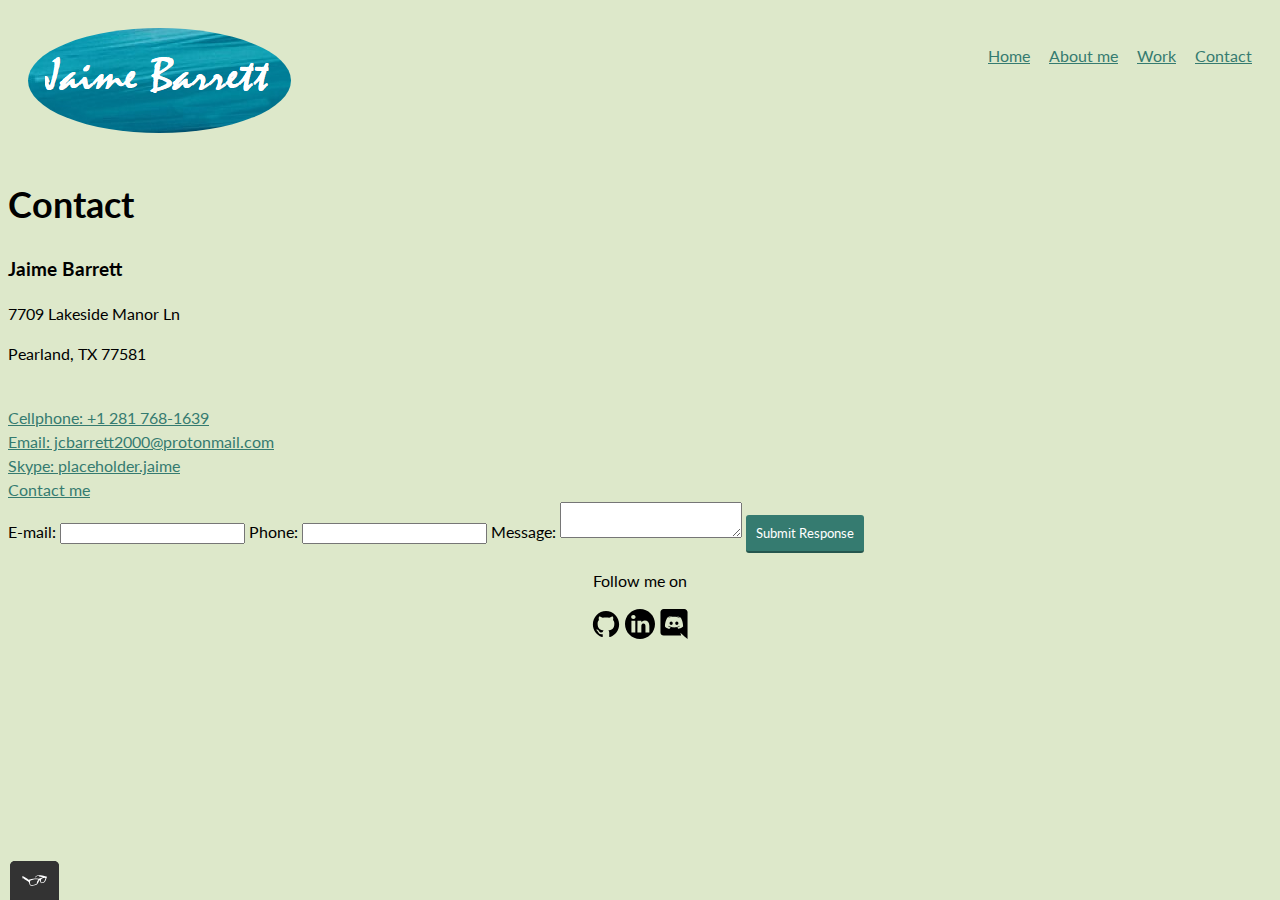
<file: contact.html>
<!DOCTYPE html>
<html>

    <head>
        <meta charset="utf-8" />
        <meta name="viewport" content="width=device-width, initial-scale=1">
        <link rel="preconnect" href="https://fonts.googleapis.com">
        <link rel="preconnect" href="https://fonts.gstatic.com" crossorigin>
        <link href="https://fonts.googleapis.com/css2?family=Lato&display=swap" rel="stylesheet">
        <link rel="stylesheet" type="text/css" href="https://bundle.run/normalize.css@8.0.1" />
        <link rel="stylesheet" type="text/css" href="css/styles.production.css" />
        <link rel="icon" type="image/png" href="images/favicon.ico" sizes="32x32" />
        <title>Contact Me!</title>
    </head>

    <body>
            <header class="page-header">
                <img src="img\namelogo.png" alt="Jaime Barrett Logo" class="page-header__item logo"/>
                <nav class="page-header__item">
                    <ul role="menubar" class="navigation-list">
                        <li role="presentation">
                            <a href="index.html" role="menuitem" class="navigation-list__item navigation-list__item--active">Home</a>
                        </li>
                        <li role="presentation">
                            <a href="about.html" role="menuitem" class="navigation-list__item">About me</a>
                        </li>
                        <li role="presentation">
                            <a href="work.html" role="menuitem" class="navigation-list__item navigation-list__item--active">Work</a>
                         </li>
                        <li role="presentation">
                            <a href="contact.html" role="menuitem" class="navigation-list__item">Contact</a>
                        </li>
                    </ul>
                </nav>
            </header>

        <div class="page_main">
            <h1>Contact</h1>

            <div>
                <h3>
                    Jaime Barrett
                </h3>
                <p>
                    7709 Lakeside Manor Ln
                </p>
                <p>
                    Pearland, TX 77581
                </p>
                <br>
                <a href="tel:+1 281 768 1639">
                   Cellphone: +1 281 768-1639
                </a>
                <br>
            <a href="mailto:jcbarrett2000@protonmail.com">
                Email: jcbarrett2000@protonmail.com
            </a>
            <br>
            <a href="skype:placeholder.jaime">
                Skype: placeholder.jaime
            </a>
            <br>
            <a href="mailto:jcbarrett2000@protonmail.com">
                Contact me
            </a>
            </div>

            <div>
                <form action="" method="post" id="contact_form">
                    <label class="standard_label" for="contact_email">E-mail: </label>
                    <input type="email" id="contact_email" required />

                    <label class="standard_label" for="contact_phone">Phone: </label>
                    <input type="tel" id="contact_phone" pattern="\d{3}[\-]\d{3}[\-]\d{4}" />

                    <label class="standard_label" for="contact_message">Message: </label>
                    <textarea maxlength="240" required id="contact_message"></textarea>

                    <button type="submit">Submit Response</button>
                </form>
            </div>
        </div>
        <footer class="page-footer">
            <p>
                Follow me on
            </p>
            <div class="social-media">
                <a href="https://github.com/JCNoxoia" target="_blank"><img src="img\github_icon.svg" width="30" height="30" alt="GitHub logo" /></a>
                <a href="https://www.linkedin.com/in/jaime-barrett-08b535238/" target="_blank"><img src="img\linkedin_icon.svg" width="30" height="30" alt="LinkedIn logo" /></a>
                <a href="https://discord.com/users/295409896403501056" target="_blank"><img src="img\discord_icon.svg" width="30" height="30" alt="Discord logo" /></a>
            </div>
        </footer>

    <script src="js/tota11y.min.js"></script>    
    </body>

</html>
</file>
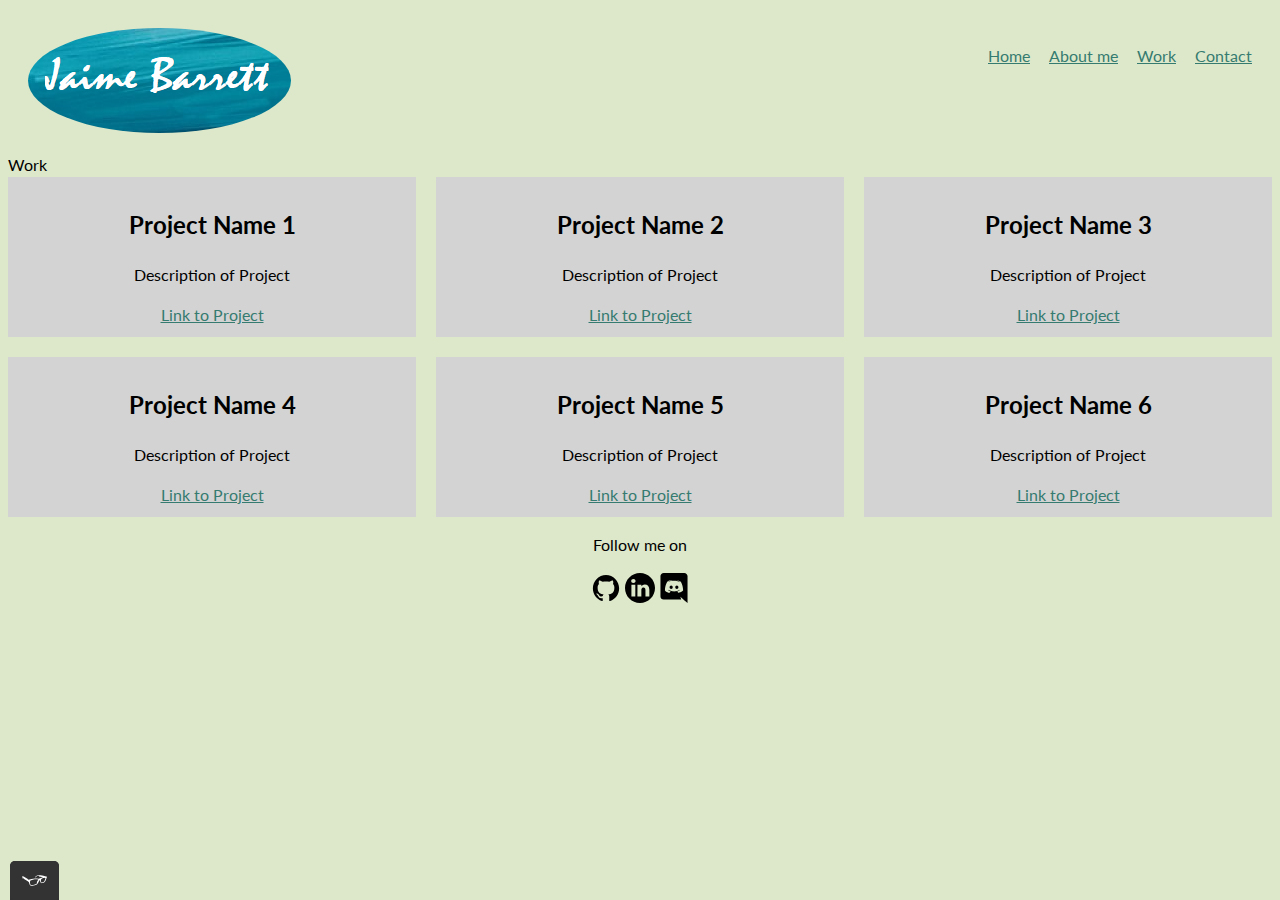
<file: work.html>
<!DOCTYPE html>
<html>

    <head>
        <meta charset="utf-8" />
        <meta name="viewport" content="width=device-width, initial-scale=1">
        <link rel="preconnect" href="https://fonts.googleapis.com">
        <link rel="preconnect" href="https://fonts.gstatic.com" crossorigin>
        <link href="https://fonts.googleapis.com/css2?family=Lato&display=swap" rel="stylesheet">
        <link rel="stylesheet" type="text/css" href="https://bundle.run/normalize.css@8.0.1" />
        <link rel="stylesheet" type="text/css" href="css/styles.production.css" />
        <link rel="icon" type="image/png" href="images/favicon.ico" sizes="32x32" />
        <title>Jaime Portfolio Website</title>
    </head>

    <body>
        <header class="page-header">
            <img src="img\namelogo.png" alt="Jaime Barrett Logo" class="page-header__item logo"/>
            <nav class="page-header__item">
                <ul role="menubar" class="navigation-list">
                    <li role="presentation">
                        <a href="index.html" role="menuitem" class="navigation-list__item navigation-list__item--active">Home</a>
                    </li>
                    <li role="presentation">
                        <a href="about.html" role="menuitem" class="navigation-list__item">About me</a>
                    </li>
                    <li role="presentation">
                        <a href="work.html" role="menuitem" class="navigation-list__item navigation-list__item--active">Work</a>
                     </li>
                    <li role="presentation">
                        <a href="contact.html" role="menuitem" class="navigation-list__item">Contact</a>
                    </li>
                </ul>
            </nav>
        </header>

        <section>
            <hi>Work</hi>
            <div class="grid">
                <div class="grid-item">
                    <h2>Project Name 1</h2>
                    <p>
                        Description of Project
                    </p>
                    <a href="#">Link to Project</a>
                </div>
                <div class="grid-item">
                    <h2>Project Name 2</h2>
                    <p>
                        Description of Project
                    </p>
                    <a href="#">Link to Project</a>
                </div>
                <div class="grid-item">
                    <h2>Project Name 3</h2>
                    <p>
                        Description of Project
                    </p>
                    <a href="#">Link to Project</a>
                </div>
                <div class="grid-item">
                    <h2>Project Name 4</h2>
                    <p>
                        Description of Project
                    </p>
                    <a href="#">Link to Project</a>
                </div>
                <div class="grid-item">
                    <h2>Project Name 5</h2>
                    <p>
                        Description of Project
                    </p>
                    <a href="#">Link to Project</a>
                </div>
                <div class="grid-item">
                    <h2>Project Name 6</h2>
                    <p>
                        Description of Project
                    </p>
                    <a href="#">Link to Project</a>
                </div>
            </div>
        </section>

        <footer class="page-footer">
            <p>
                Follow me on
            </p>
            <div class="social-media">
                <a href="https://github.com/JCNoxoia" target="_blank"><img src="img\github_icon.svg" width="30" height="30" alt="GitHub logo" /></a>
                <a href="https://www.linkedin.com/in/jaime-barrett-08b535238/" target="_blank"><img src="img\linkedin_icon.svg" width="30" height="30" alt="LinkedIn logo" /></a>
                <a href="https://discord.com/users/295409896403501056" target="_blank"><img src="img\discord_icon.svg" width="30" height="30" alt="Discord logo" /></a>
            </div>
        </footer>

    <script src="js/tota11y.min.js"></script>
    </body>

</html>
</file>
<file: css/styles.production.css>
* {
    box-sizing: border-box;
}

body {
    background-color: #dde8ca;
    font-family: 'Lato', sans-serif;
    font-size: 16px;
    line-height: 1.5;
}

.profile {
    max-width: 700px;
    margin: 0 auto;
}

.profile_portrait {
    float: left;
    width: 250px;
    margin-right: 40px;
    border-radius: 50%;
}

.about_information {
    text-align: center;
}

.page-header {
    display: flex;
    width: 100%;
    padding: 20px;
}

.page-header__item {
    flex: 0 1 200px;
}

.page-header__item:last-child {
    flex-grow: 1;
    text-align: right;
}

.navigation-list {
    list-style-type: none;
}

.navigation-list li {
    display: inline-block;
    margin-left: 15px;
}

.page-footer {
    display: flex;
    clear: both;
    flex-direction: column;
    text-align: center;
}

h1 {
    font-size: 36px;
}

a {
    color: #357b70;
}

a:hover, a:focus {
    text-decoration: none;
}

a:visited {
    color: purple;
}

a:active {
    color: darkgoldenrod;
}

a:focus {
    outline: 2px solid black;
}

button {
    border: none;
    display: inline-block;
    font-family: inherit;
    background-color: #357b70;
    color: white;
    text-decoration: none;
    padding: 10px;
    border-radius: 3px;
    border-bottom: 2px solid rgba(0, 0, 0, 0.3);
    transition: opacity 0.2s;
}

.button {
    border: none;
    display: inline-block;
    font-family: inherit;
    background-color: #357b70;
    color: white;
    text-decoration: none;
    padding: 10px;
    border-radius: 3px;
    border-bottom: 2px solid rgba(0, 0, 0, 0.3);
    transition: opacity 0.2s;
}

button:hover, button:focus, .button:hover, .button:focus {
    cursor: pointer;
    opacity: 0.8;
}

.grid {
    display: grid;
    grid-template-columns: 1fr 1fr 1fr;
    grid-gap: 20px;
}

.grid-item {
    background-color: lightgray;
    text-align: center;
    padding: 10px;
}

.logo {
    border-radius: 50%;
}

table {
    margin: 20px auto;
    text-align: center;
}

.about_svg {
    text-align: center;
}

@keyframes color-change {
    0% {
      fill: #edc655;
    }
    50% {
      fill: #fcffad;
    }
    100% {
      fill: #f76414;
    }
  }

.sun {
    animation: 4s color-change infinite alternate linear;
}

@keyframes sun-rotate {
    0% {
        transform: rotate(0deg)
    }
    100% {
        transform: rotate(360deg)
    }
}

.sun-rays {
    transform-origin: 57.5155% 8.51%;
    animation: 10s sun-rotate infinite alternate linear; 
}

@keyframes cloud-move {
    from {
      transform: translate(0, 50px);
    }
    to {
      transform: translate(200px, 50px);
    }
}

.cloud-front {
    animation: 30s cloud-move infinite alternate linear;
}

@keyframes cloud-move-reverse {
    from {
      transform: translate(446px, 48px);
    }
    to {
      transform: translate(100px, 48px);
    }
}

.cloud-back {
    animation: 34s cloud-move-reverse infinite alternate linear;
}

@media all and (max-width: 500px) {
    .grid {
      grid-template-columns: 1fr;
    }
  }
  @media all and (min-width: 500px) and (max-width: 750px){
    .grid {
      grid-template-columns: 1fr 1fr;
    }
  }
  @media all and (max-width: 750px) {
    .grid {
      grid-gap: 10px;
    }
    .grid__item:last-child {
      grid-column: auto / auto;
      grid-row: auto / auto;
    }
    h1 {
      font-size: 22px;
    }
  }
</file>
